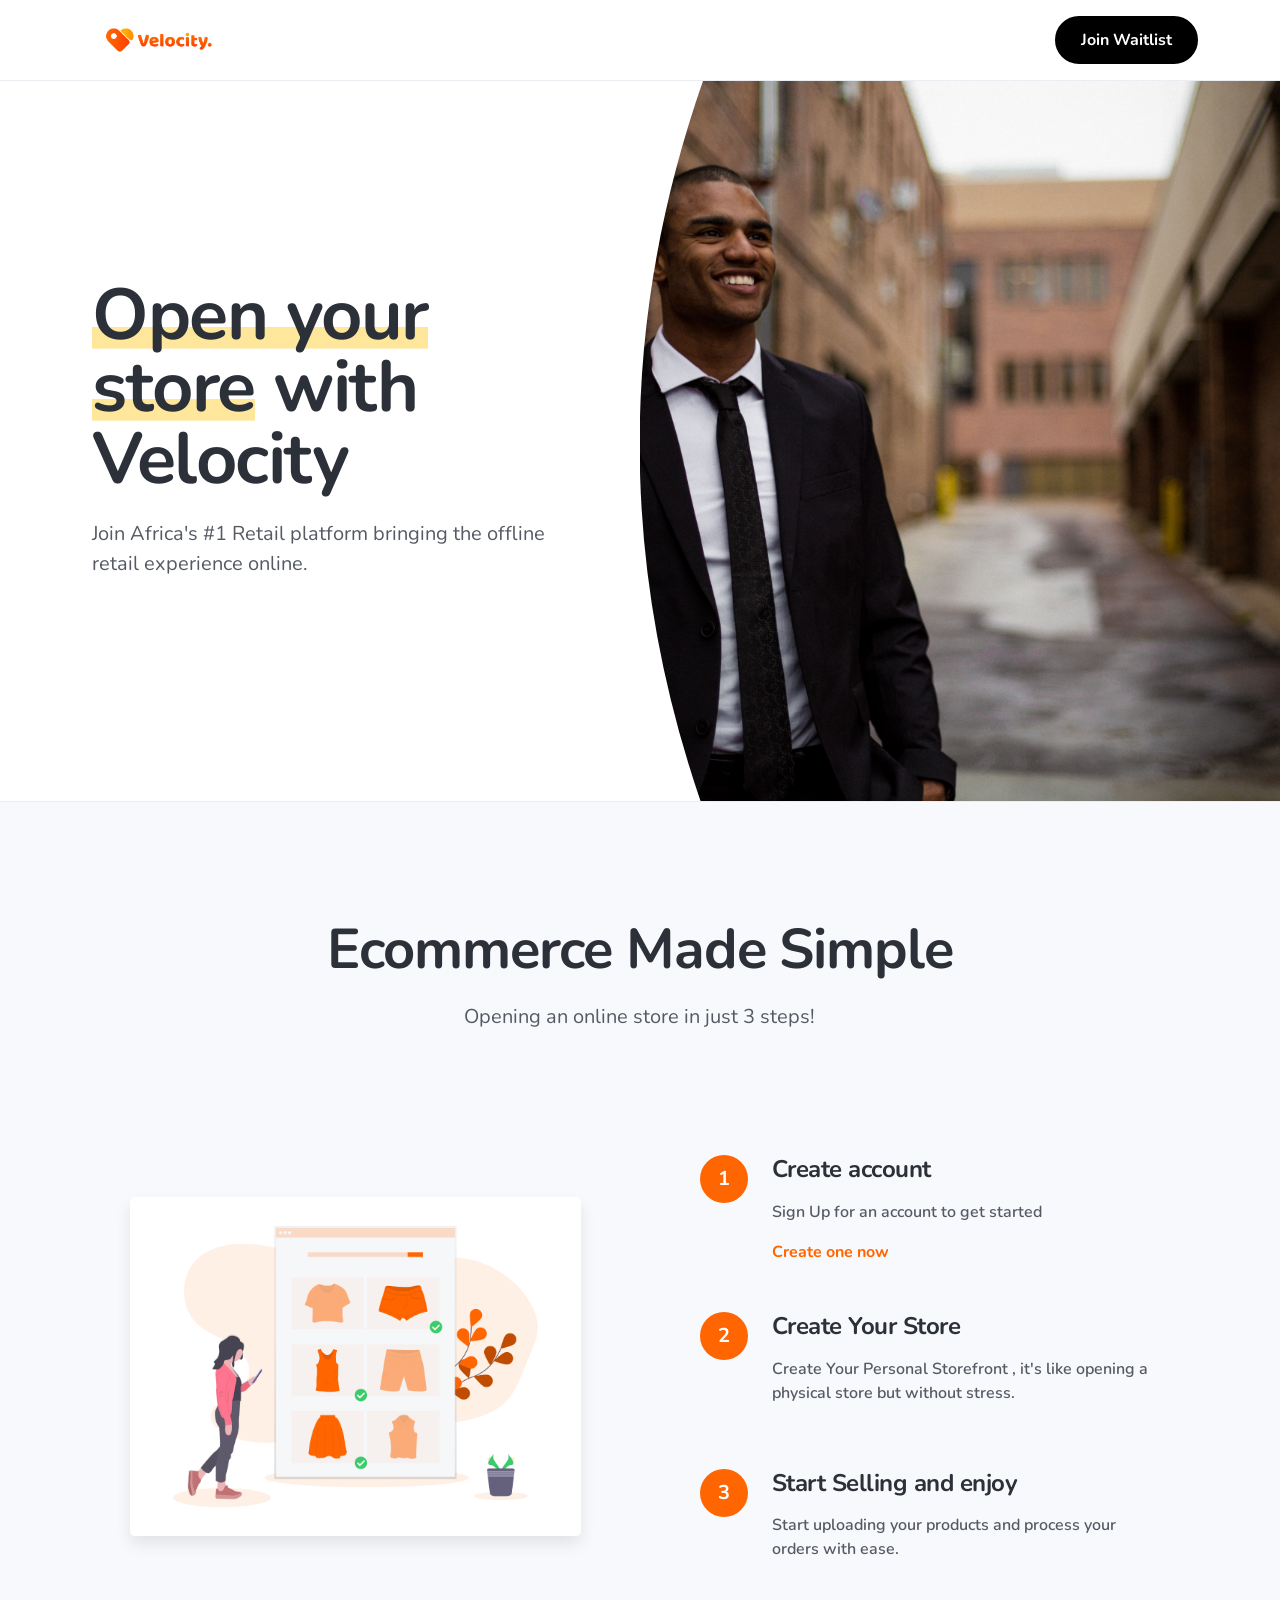
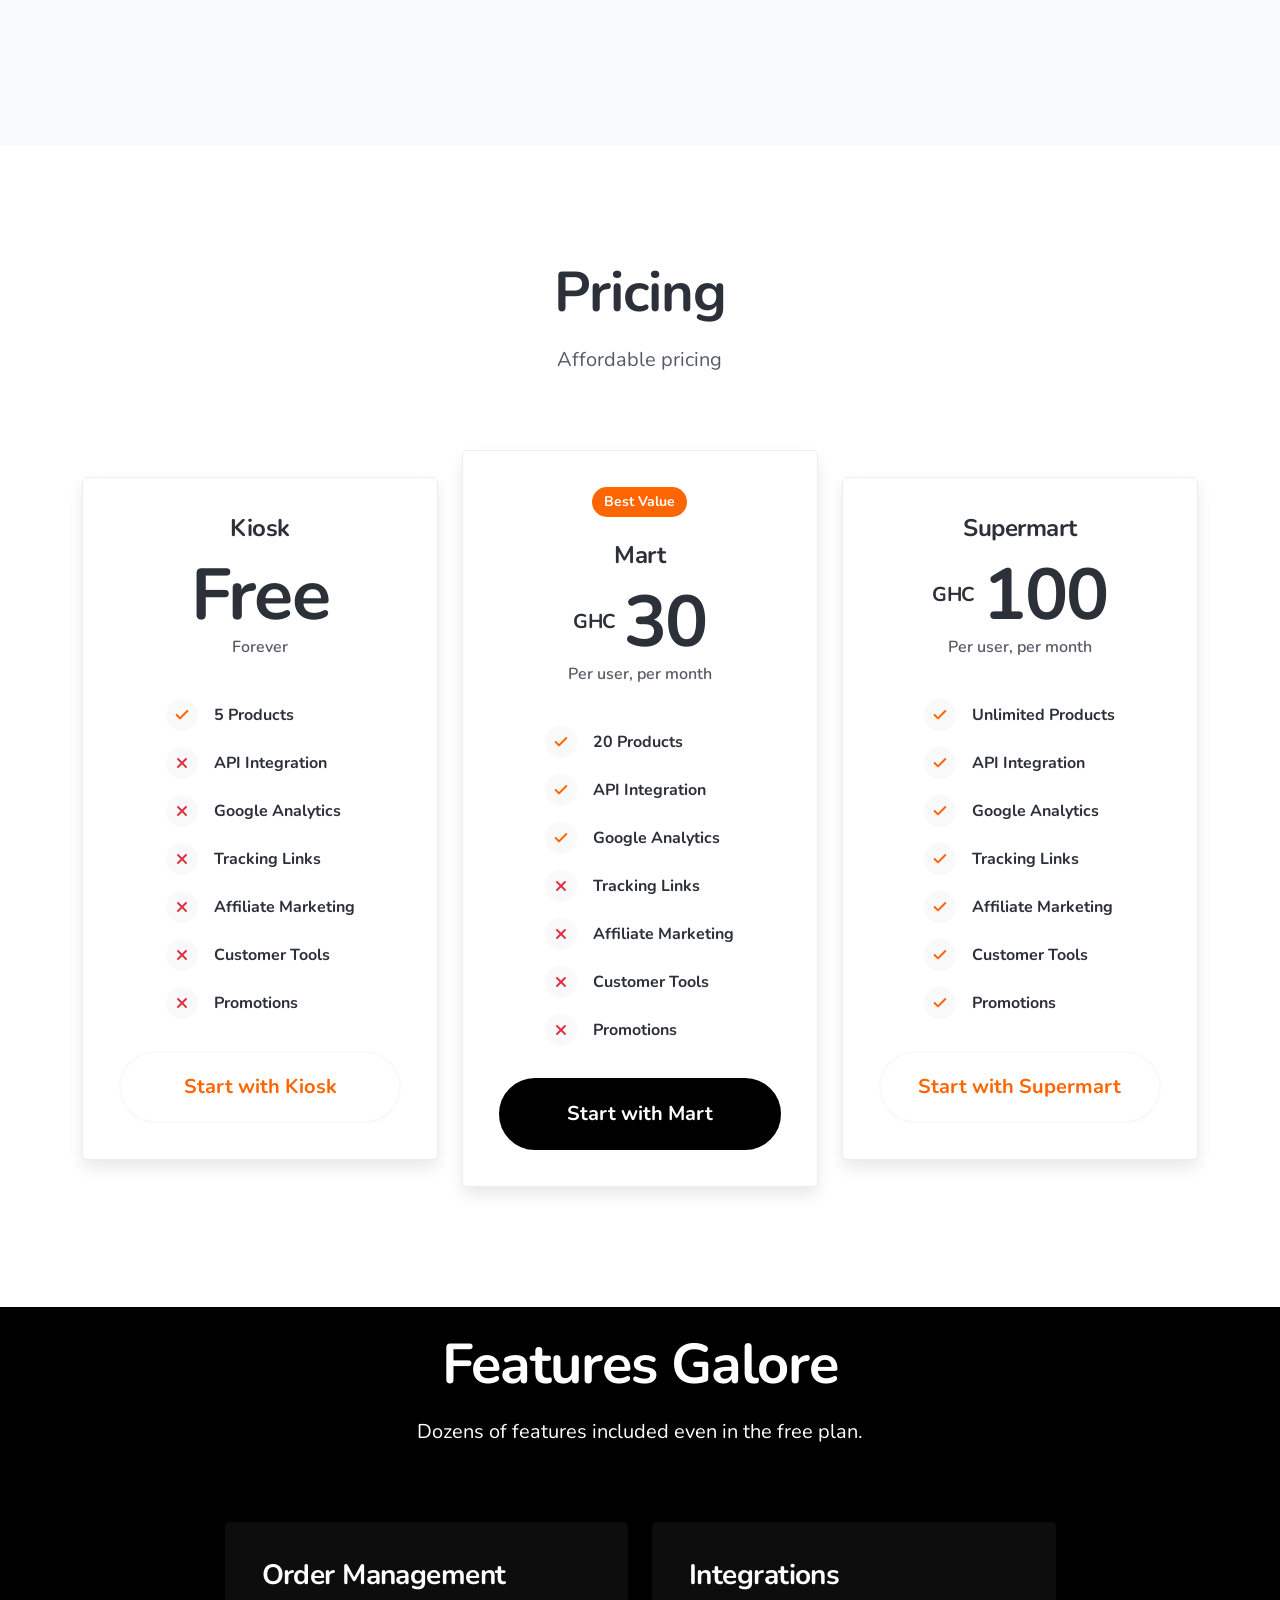
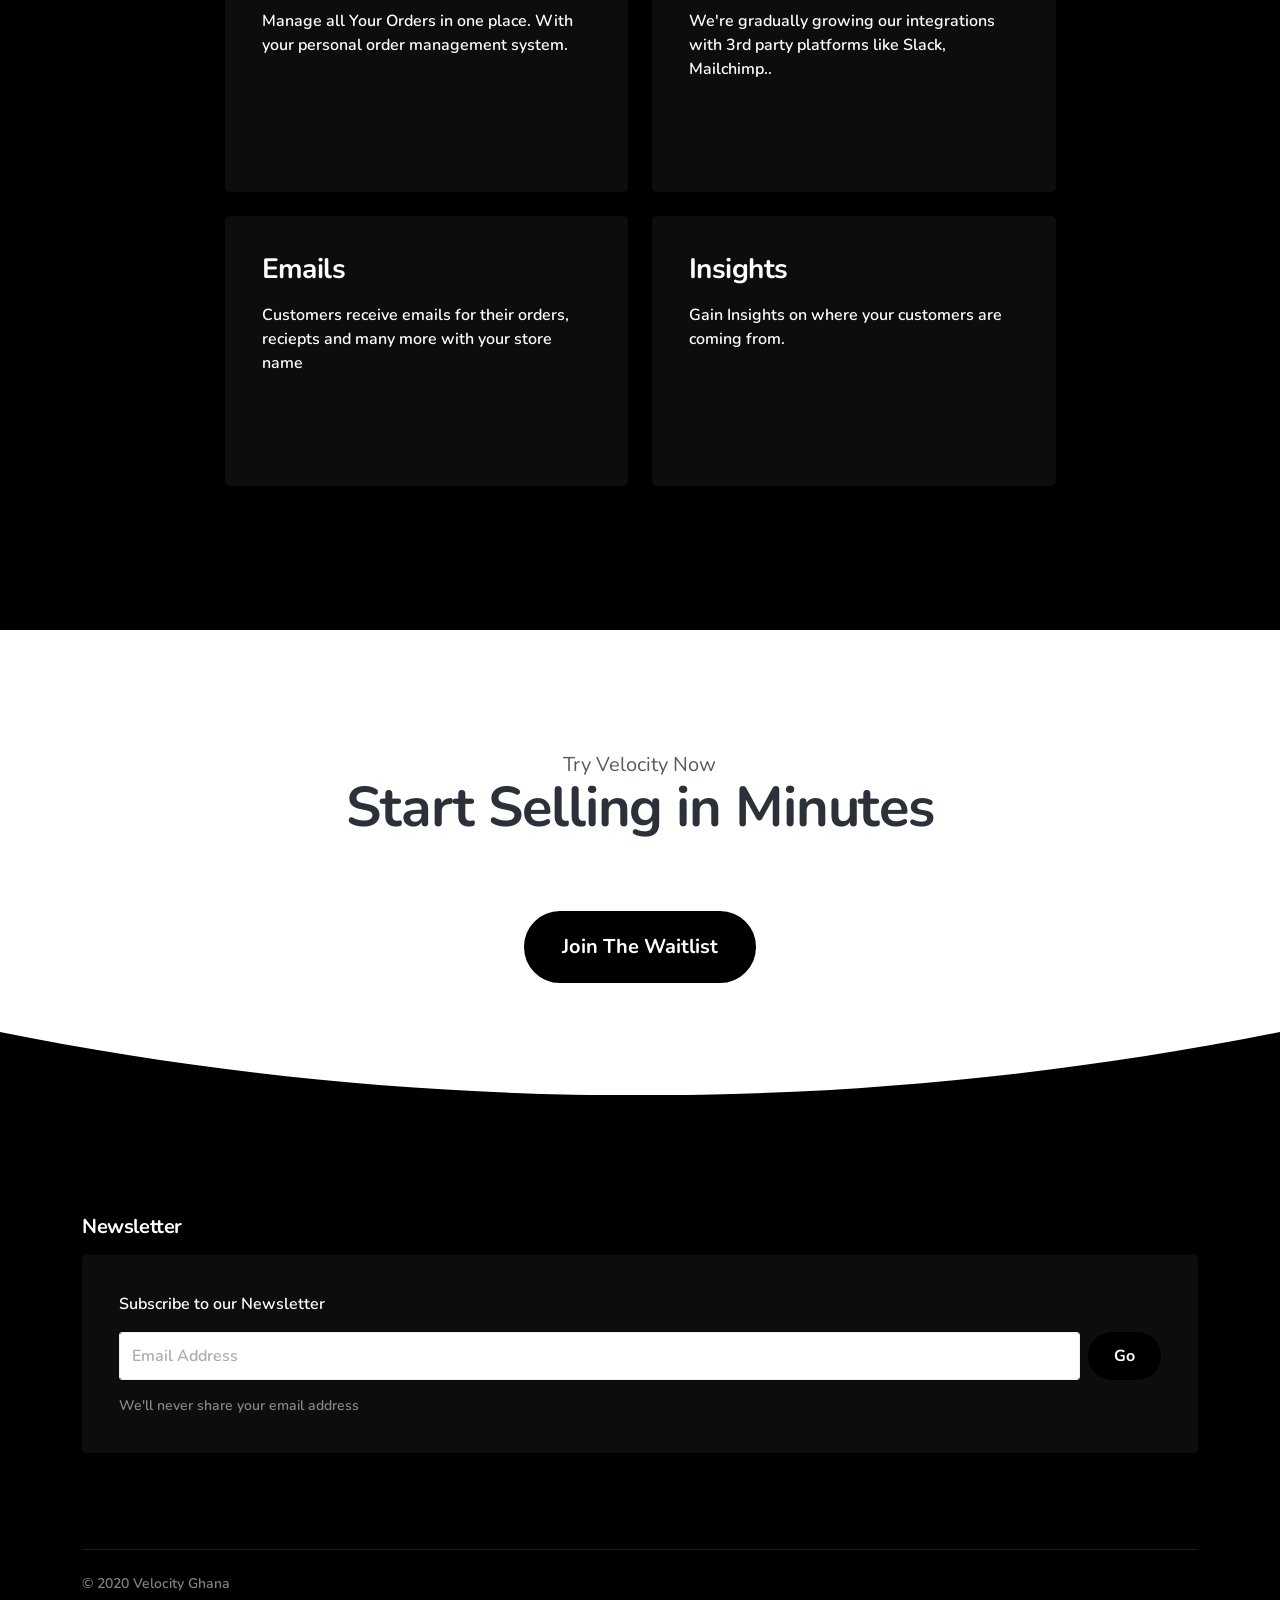
<file: old.html>
<!doctype html>
<html lang="en">

  <head>
    <meta charset="utf-8">
    <title>Velocity Ghana | Less Work , More Flow</title>
    <meta name="viewport" content="width=device-width, initial-scale=1.0">
    <meta http-equiv="Content-Type" content="text/html; charset=UTF-8">
    <meta content="width" name="MobileOptimized">
    <meta content="true" name="HandheldFriendly">
    <meta name="theme-color" content="#ff5500">
    <meta name="description" content="Velocity is Africa's #1 Retail Platform, trusted by Business. It takes 3 simple steps to get your business online.Get your Online business today without any technical and gain full control like you would in a physical store.">
    <meta name="keywords" content="Velocity is Africa's #1 Ecommerce Platform, trusted by Business. It takes 3 simple steps to get your business online.Get your Online business today without any technical and gain full control like you would in a physical store., Ecommerce">
    <meta name="author" content="Velocity">
    <meta http-equiv="content-language" content="english">
    <meta property="og:url" content="https://myvelocity.tech/">
    <meta property="og:description" content="Velocity is Africa's #1 Retail Platform, trusted by Business. It takes 3 simple steps to get your business online.Get your Online business today without any technical and gain full control like you would in a physical store.">
    <meta property="og:title" content="Velocity: #1 Ecommerce Platform. Less Work | More Flow">
    <meta property="og:site_name" content="Velocity">
    <meta property="og:see_also" content="https://myvelocity.tech/">
    <meta property="og:type" content="website">
    <meta name="google-site-verification" content="0lzJBRTN_D6ZVFY179pMBotaxMglgKDfrp2rO7EFi0M" />
    <script>
  !function(){var analytics=window.analytics=window.analytics||[];if(!analytics.initialize)if(analytics.invoked)window.console&&console.error&&console.error("Segment snippet included twice.");else{analytics.invoked=!0;analytics.methods=["trackSubmit","trackClick","trackLink","trackForm","pageview","identify","reset","group","track","ready","alias","debug","page","once","off","on"];analytics.factory=function(t){return function(){var e=Array.prototype.slice.call(arguments);e.unshift(t);analytics.push(e);return analytics}};for(var t=0;t<analytics.methods.length;t++){var e=analytics.methods[t];analytics[e]=analytics.factory(e)}analytics.load=function(t,e){var n=document.createElement("script");n.type="text/javascript";n.async=!0;n.src="https://cdn.segment.com/analytics.js/v1/"+t+"/analytics.min.js";var a=document.getElementsByTagName("script")[0];a.parentNode.insertBefore(n,a);analytics._loadOptions=e};analytics.SNIPPET_VERSION="4.1.0";
  analytics.load("Na5y8G8oFE01A8jS5wwLZo9bCTxtMPJv");
  analytics.page();
  }}();
</script>
    <link rel="shortcut icon" href="favicon.ico">
    <!-- Begin loading animation -->
    <style>
      @keyframes hideLoader{ 0%{ width: 100%; height: 100%; } 100%{ width: 0; height: 0; } } body > div.loader{ position: fixed; background: white; width: 100%; height: 100%; z-index: 1071; opacity: 0; transition: opacity .5s ease; overflow: hidden; pointer-events: none; display: flex; align-items: center; justify-content: center; } body:not(.loaded) > div.loader{ opacity: 1; } body:not(.loaded){ overflow: hidden; } body.loaded > div.loader{ animation: hideLoader .5s linear .5s forwards; } .loading-animation{width:40px;height:40px;margin:100px auto;background-color:#ff6500;border-radius:100%;animation:pulse 1s infinite ease-in-out}@keyframes pulse{0%{-webkit-transform:scale(0);transform:scale(0)}100%{-webkit-transform:scale(1);transform:scale(1);opacity:0}}
    </style>
    <script type="text/javascript">
      window.addEventListener("load",function(){document.querySelector('body').classList.add('loaded');});
    </script>
    <!-- End loading animation -->
    <link href="assets/css/theme.min.css" rel="stylesheet" type="text/css" media="all" />
    <link href="https://fonts.googleapis.com/css?family=Nunito:400,400i,600,700&display=swap" rel="stylesheet">
  </head>

  <body>
    <div class="loader">
      <div class="loading-animation"></div>
    </div>
    <!-- <div class="alert alert-dismissible d-none d-md-block bg-primary-3 text-white py-4 py-md-3 px-0 mb-0 rounded-0 border-0">
    <div class="container">
        <div class="row no-gutters align-items-md-center justify-content-center">
            <div class="col-lg-11 col-md d-flex flex-column flex-md-row align-items-md-center justify-content-lg-center">
                <div class="mb-3 mb-md-0"><strong>Intro Sale</strong> GHC10 per license for Jumpstart's launch. Act fast, ends soon.</div>
                <a class="btn btn-sm btn-success ml-md-3" target="_blank" href=https://themeforest.net/item/jumpstart-app-and-software-template/24207799>Redeem Offer</a>
            </div>
            <div class="col-auto position-absolute right">
                <button type="button" class="close p-0 position-relative" data-dismiss="alert" aria-label="Close">
                    <span aria-hidden="true">
                        <img src="assets/img/icons/interface/icon-x.svg" alt="Close" class="icon icon-sm bg-white" data-inject-svg>
                    </span>
                </button>
            </div>
        </div>
    </div>
</div> -->
    <div class="navbar-container">
      <nav class="navbar navbar-expand-lg navbar-light" data-sticky="top">
        <div class="container">
          <a class="navbar-brand navbar-brand-dynamic-color fade-page" href="index.html">
            <img alt="Jumpstart" data-inject-svg src="assets/img/logos/velonufull-03.svg">
          </a>
          <div class="d-flex align-items-center order-lg-3">
            <a href="https://themeforest.net/item/jumpstart-app-and-software-template/24207799" class="btn btn-primary ml-lg-4 mr-3 mr-md-4 mr-lg-0 d-none d-sm-block order-lg-3">Join Waitlist</a>
            <button aria-expanded="false" aria-label="Toggle navigation" class="navbar-toggler" data-target=".navbar-collapse" data-toggle="collapse" type="button">
              <img alt="Navbar Toggler Open Icon" class="navbar-toggler-open icon icon-sm" data-inject-svg src="assets/img/icons/interface/icon-menu.svg">
              <img alt="Navbar Toggler Close Icon" class="navbar-toggler-close icon icon-sm" data-inject-svg src="assets/img/icons/interface/icon-x.svg">
            </button>
          </div>
        </div>
      </nav>
    </div>

    <section class="p-0 border-top border-bottom row no-gutters">
      <div class="col-lg-7 col-xl-6">
        <div class="container min-vh-lg-80 d-flex align-items-center">
          <div class="row justify-content-center">
            <div class="col col-md-10 col-xl-9 text-center text-lg-left">
              <section>
                <div data-aos="fade-right">
                  <h1 class="display-3"><mark data-aos="highlight-text" data-aos-delay="200">Open your store</mark> with Velocity</h1>
                  <p class="lead">
                    Join Africa's #1 Retail platform bringing the offline retail experience online.
                  </p>
                </div>
              </section>
            </div>
          </div>
        </div>
      </div>
      <div class="col-lg-5 col-xl-6 d-lg-flex flex-lg-column">
        <div class="divider divider-side transform-flip-y bg-white d-none d-lg-block"></div>
        <div class="d-lg-flex flex-column flex-fill controls-hover" data-flickity='{ "imagesLoaded": true, "wrapAround":true, "pageDots":false, "autoPlay":true }'>
          <div class="carousel-cell text-center">
            <img class="img-fluid" src="assets/img/heros/hero-4.jpg" alt="Image">
          </div>
          <div class="carousel-cell text-center">
            <img class="img-fluid" src="assets/img/heros/hero-5.jpg" alt="Image">
          </div>
        </div>
      </div>
    </section>
    <section class="bg-light o-hidden">
      <div class="container">
        <div class="row section-title justify-content-center text-center">
          <div class="col-md-9 col-lg-8 col-xl-7">
            <h2 class="display-4">Ecommerce Made Simple</h2>
            <div class="lead">Opening an online store in just 3 steps!</div>
          </div>
        </div>
        <div class="row align-items-center justify-content-around">
          <div class="col-md-9 col-lg-5" data-aos="fade-in">
            <img src="assets/img/square-2.svg" alt="Image" class="img-fluid rounded shadow">
          </div>
          <div class="col-md-9 col-lg-6 col-xl-5 mt-4 mt-md-5 mt-lg-0">
            <ol class="list-unstyled p-0">
              <li class="d-flex align-items-start my-4 my-md-5">
                <div class="rounded-circle p-3 p-sm-4 d-flex align-items-center justify-content-center bg-success">
                  <div class="position-absolute text-white h5 mb-0">1</div>
                </div>
                <div class="ml-3 ml-md-4">
                  <h4>Create account</h4>
                  <p>
                    Sign Up for an account to get started
                  </p>
                  <a href="#">Create one now</a>
                </div>
              </li>
              <li class="d-flex align-items-start my-4 my-md-5">
                <div class="rounded-circle p-3 p-sm-4 d-flex align-items-center justify-content-center bg-success">
                  <div class="position-absolute text-white h5 mb-0">2</div>
                </div>
                <div class="ml-3 ml-md-4">
                  <h4>Create Your Store</h4>
                  <p>
                    Create Your Personal Storefront , it's like opening a physical store but without stress.
                  </p>
                </div>
              </li>
              <li class="d-flex align-items-start my-4 my-md-5">
                <div class="rounded-circle p-3 p-sm-4 d-flex align-items-center justify-content-center bg-success">
                  <div class="position-absolute text-white h5 mb-0">3</div>
                </div>
                <div class="ml-3 ml-md-4">
                  <h4>Start Selling and enjoy</h4>
                  <p>
                    Start uploading your products and process your orders with ease. 
                  </p>
                </div>
              </li>
            </ol>
          </div>
        </div>
      </div>
    </section>
    <section class="p-0 bg-light">
    </section>
    <!-- <section>
      <div class="container">
        <div class="row section-title justify-content-center text-center">
          <div class="col-md-9 col-lg-8 col-xl-7">
            <h3 class="display-4">They <mark data-aos="highlight-text" data-aos-delay="300">Jumpstarted</mark> it</h3>
            <div class="lead">Sed ut perspiciatis unde omnis iste natus error sit voluptatem accusantium doloremque laudantium, totam rem aperiam, eaque ipsa.</div>
          </div>
        </div>
        <div class="row">
          <div class="col-md-6 col-lg-4 mb-3 mb-md-4 mb-lg-0">
            <div class="card h-100 hover-box-shadow">
              <div class="d-block bg-gradient rounded-top position-relative">
                <img class="card-img-top hover-fade-out" src="assets/img/case-studies/thumb-2.jpg" alt="Image accompanying Circle testimonial">
                <div class="badge badge-light">
                  <img src="assets/img/logos/brand/asgardia.svg" alt="Asgardia company logo" class="icon icon-sm m-lg-1">
                </div>
              </div>
              <div class="card-body">
                <h3>Asgardia</h3>
                <p>
                  Samwell nisl purus in mollis. Varys eget velit aliquet sagittis consectetur purus ut.
                </p>
                <a href="#" class="stretched-link">Read Story</a>
              </div>
            </div>
          </div>
          <div class="col-md-6 col-lg-4 mb-3 mb-md-4 mb-lg-0">
            <div class="card h-100 hover-box-shadow">
              <div class="d-block bg-gradient rounded-top position-relative">
                <img class="card-img-top hover-fade-out" src="assets/img/case-studies/thumb-9.jpg" alt="Image accompanying Kanba testimonial">
                <div class="badge badge-light">
                  <img src="assets/img/logos/brand/kanba.svg" alt="Kanba company logo" class="icon icon-sm m-lg-1">
                </div>
              </div>
              <div class="card-body">
                <h3>Kanba</h3>
                <p>
                  Vel fringilla est ullamcorper eget. Eunuch pulvinar sapien et Loras ullamcorper Melisandre.
                </p>
                <a href="#" class="stretched-link">Read Story</a>
              </div>
            </div>
          </div>
          <div class="col-md-6 col-lg-4 mb-3 mb-md-4 mb-lg-0">
            <div class="card h-100 hover-box-shadow">
              <div class="d-block bg-gradient rounded-top position-relative">
                <img class="card-img-top hover-fade-out" src="assets/img/case-studies/thumb-5.jpg" alt="Image accompanying Treva testimonial">
                <div class="badge badge-light">
                  <img src="assets/img/logos/brand/treva.svg" alt="Treva company logo" class="icon icon-sm m-lg-1">
                </div>
              </div>
              <div class="card-body">
                <h3>Treva</h3>
                <p>
                  Consectetur libero imp faucibus nisl tincidunt. Sansa tellus mauris a diam maecenas sed.
                </p>
                <a href="#" class="stretched-link">Read Story</a>
              </div>
            </div>
          </div>
        </div>
      </div>
    </section> -->
    <section>
      <div class="container">
        <div class="row section-title justify-content-center text-center">
          <div class="col-md-9 col-lg-8 col-xl-7">
            <h2 class="display-4">Pricing</h2>
            <div class="lead">Affordable pricing </div>
          </div>  
        </div>

        <div class="row align-items-center justify-content-center">
          <div class="col-sm-9 col-md-7 col-lg-4 mb-3 mb-md-4 mb-lg-0 aos-init aos-animate" data-aos="fade-up" data-aos-delay="100">
            <div class="card card-body align-items-center shadow">

              <div class="text-center mb-4">
                <h4>Kiosk</h4>
                <div class="d-flex align-items-center justify-content-center mb-1">
                  <span class="display-3 mb-0 text-dark">Free</span>
                </div>
                <div>Forever</div>
              </div>
              <ul class="list-unstyled p-0">
                <li class="my-3">
                  <div class="d-flex align-items-center">
                    <div class="rounded-circle bg-success-alt">
                      <svg xmlns="http://www.w3.org/2000/svg" width="24" height="24" viewBox="0 0 24 24" fill="none" class="injected-svg m-2 icon icon-xs bg-success" data-src="assets/img/icons/interface/icon-check.svg" xmlns:xlink="http://www.w3.org/1999/xlink">
                        <path d="M20 6L9 17L4 12" stroke="#2C3038" stroke-width="2" stroke-linecap="round" stroke-linejoin="round"></path>
                        </svg>
                    </div>
                    <h6 class="mb-0 ml-3">5 Products</h6>
                  </div>
                </li>
                <li class="my-3">
                  <div class="d-flex align-items-center">
                    <div class="rounded-circle bg-success-alt">
                      <svg xmlns="http://www.w3.org/2000/svg" width="24" height="24" viewBox="0 0 24 24" fill="none" class="injected-svg m-2 icon icon-xs bg-danger" data-src="assets/img/icons/interface/icon-x.svg" xmlns:xlink="http://www.w3.org/1999/xlink">
                        <path d="M18 6L6 18" stroke="#2C3038" stroke-width="2" stroke-linecap="round" stroke-linejoin="round"></path>
                        <path d="M6 6L18 18" stroke="#2C3038" stroke-width="2" stroke-linecap="round" stroke-linejoin="round"></path>
                        </svg>
                    </div>
                    <h6 class="mb-0 ml-3">API Integration</h6>
                  </div>
                </li>  
                <li class="my-3">
                  <div class="d-flex align-items-center">
                    <div class="rounded-circle bg-success-alt">
                      <svg xmlns="http://www.w3.org/2000/svg" width="24" height="24" viewBox="0 0 24 24" fill="none" class="injected-svg m-2 icon icon-xs bg-danger" data-src="assets/img/icons/interface/icon-x.svg" xmlns:xlink="http://www.w3.org/1999/xlink">
                        <path d="M18 6L6 18" stroke="#2C3038" stroke-width="2" stroke-linecap="round" stroke-linejoin="round"></path>
                        <path d="M6 6L18 18" stroke="#2C3038" stroke-width="2" stroke-linecap="round" stroke-linejoin="round"></path>
                        </svg>
                    </div>
                    <h6 class="mb-0 ml-3">Google Analytics</h6>
                  </div>
                </li>    
                <li class="my-3">
                  <div class="d-flex align-items-center">
                    <div class="rounded-circle bg-success-alt">
                      <svg xmlns="http://www.w3.org/2000/svg" width="24" height="24" viewBox="0 0 24 24" fill="none" class="injected-svg m-2 icon icon-xs bg-danger" data-src="assets/img/icons/interface/icon-x.svg" xmlns:xlink="http://www.w3.org/1999/xlink">
                        <path d="M18 6L6 18" stroke="#2C3038" stroke-width="2" stroke-linecap="round" stroke-linejoin="round"></path>
                        <path d="M6 6L18 18" stroke="#2C3038" stroke-width="2" stroke-linecap="round" stroke-linejoin="round"></path>
                        </svg>
                    </div>
                    <h6 class="mb-0 ml-3">Tracking Links</h6>
                  </div>
                </li>
                <li class="my-3">
                  <div class="d-flex align-items-center">
                    <div class="rounded-circle bg-success-alt">
                      <svg xmlns="http://www.w3.org/2000/svg" width="24" height="24" viewBox="0 0 24 24" fill="none" class="injected-svg m-2 icon icon-xs bg-danger" data-src="assets/img/icons/interface/icon-x.svg" xmlns:xlink="http://www.w3.org/1999/xlink">
                        <path d="M18 6L6 18" stroke="#2C3038" stroke-width="2" stroke-linecap="round" stroke-linejoin="round"></path>
                        <path d="M6 6L18 18" stroke="#2C3038" stroke-width="2" stroke-linecap="round" stroke-linejoin="round"></path>
                        </svg>
                    </div>
                    <h6 class="mb-0 ml-3">Affiliate Marketing</h6>
                  </div>
                </li>
                <li class="my-3">
                  <div class="d-flex align-items-center">
                    <div class="rounded-circle bg-success-alt">
                      <svg xmlns="http://www.w3.org/2000/svg" width="24" height="24" viewBox="0 0 24 24" fill="none" class="injected-svg m-2 icon icon-xs bg-danger" data-src="assets/img/icons/interface/icon-x.svg" xmlns:xlink="http://www.w3.org/1999/xlink">
                        <path d="M18 6L6 18" stroke="#2C3038" stroke-width="2" stroke-linecap="round" stroke-linejoin="round"></path>
                        <path d="M6 6L18 18" stroke="#2C3038" stroke-width="2" stroke-linecap="round" stroke-linejoin="round"></path>
                        </svg>
                    </div>
                    <h6 class="mb-0 ml-3">Customer Tools</h6>
                  </div>
                </li> 
                <li class="my-3">
                  <div class="d-flex align-items-center">
                    <div class="rounded-circle bg-success-alt">
                      <svg xmlns="http://www.w3.org/2000/svg" width="24" height="24" viewBox="0 0 24 24" fill="none" class="injected-svg m-2 icon icon-xs bg-danger" data-src="assets/img/icons/interface/icon-x.svg" xmlns:xlink="http://www.w3.org/1999/xlink">
                        <path d="M18 6L6 18" stroke="#2C3038" stroke-width="2" stroke-linecap="round" stroke-linejoin="round"></path>
                        <path d="M6 6L18 18" stroke="#2C3038" stroke-width="2" stroke-linecap="round" stroke-linejoin="round"></path>
                        </svg>
                    </div>
                    <h6 class="mb-0 ml-3">Promotions</h6>
                  </div>
                </li>                                            
              </ul>
              <a href="#" class="btn btn-lg btn-block btn-outline-primary">Start with Kiosk</a>
            </div>
          </div>
          <div class="col-sm-9 col-md-7 col-lg-4 mb-3 mb-md-4 mb-lg-0 aos-init aos-animate" data-aos="fade-up" data-aos-delay="200">
            <div class="card card-body align-items-center shadow">
              <div class="badge badge-success badge-pill mb-4">Best Value</div>
              <div class="text-center mb-4">
                <h4>Mart</h4>
                <div class="d-flex align-items-center justify-content-center mb-1">
                  <span class="h5 mb-0 mr-2">GHC</span>
                  <span class="display-3 mb-0 text-dark">30</span>
                </div>
                <div>Per user, per month</div>
              </div>
              <ul class="list-unstyled p-0">
                <li class="my-3">
                  <div class="d-flex align-items-center">
                    <div class="rounded-circle bg-success-alt">
                      <svg xmlns="http://www.w3.org/2000/svg" width="24" height="24" viewBox="0 0 24 24" fill="none" class="injected-svg m-2 icon icon-xs bg-success" data-src="assets/img/icons/interface/icon-check.svg" xmlns:xlink="http://www.w3.org/1999/xlink">
                        <path d="M20 6L9 17L4 12" stroke="#2C3038" stroke-width="2" stroke-linecap="round" stroke-linejoin="round"></path>
                        </svg>
                    </div>
                    <h6 class="mb-0 ml-3">20 Products</h6>
                  </div>
                </li>
                <li class="my-3">
                  <div class="d-flex align-items-center">
                    <div class="rounded-circle bg-success-alt">
                      <svg xmlns="http://www.w3.org/2000/svg" width="24" height="24" viewBox="0 0 24 24" fill="none" class="injected-svg m-2 icon icon-xs bg-success" data-src="assets/img/icons/interface/icon-check.svg" xmlns:xlink="http://www.w3.org/1999/xlink">
                        <path d="M20 6L9 17L4 12" stroke="#2C3038" stroke-width="2" stroke-linecap="round" stroke-linejoin="round"></path>
                        </svg>
                    </div>
                    <h6 class="mb-0 ml-3">API Integration</h6>
                  </div>
                </li>  
                <li class="my-3">
                  <div class="d-flex align-items-center">
                    <div class="rounded-circle bg-success-alt">
                      <svg xmlns="http://www.w3.org/2000/svg" width="24" height="24" viewBox="0 0 24 24" fill="none" class="injected-svg m-2 icon icon-xs bg-success" data-src="assets/img/icons/interface/icon-check.svg" xmlns:xlink="http://www.w3.org/1999/xlink">
                        <path d="M20 6L9 17L4 12" stroke="#2C3038" stroke-width="2" stroke-linecap="round" stroke-linejoin="round"></path>
                        </svg>
                    </div>
                    <h6 class="mb-0 ml-3">Google Analytics</h6>
                  </div>
                </li> 
                <li class="my-3">
                  <div class="d-flex align-items-center">
                    <div class="rounded-circle bg-success-alt">
                      <svg xmlns="http://www.w3.org/2000/svg" width="24" height="24" viewBox="0 0 24 24" fill="none" class="injected-svg m-2 icon icon-xs bg-danger" data-src="assets/img/icons/interface/icon-x.svg" xmlns:xlink="http://www.w3.org/1999/xlink">
                        <path d="M18 6L6 18" stroke="#2C3038" stroke-width="2" stroke-linecap="round" stroke-linejoin="round"></path>
                        <path d="M6 6L18 18" stroke="#2C3038" stroke-width="2" stroke-linecap="round" stroke-linejoin="round"></path>
                        </svg>
                    </div>
                    <h6 class="mb-0 ml-3">Tracking Links</h6>
                  </div>
                </li>
                <li class="my-3">
                  <div class="d-flex align-items-center">
                    <div class="rounded-circle bg-success-alt">
                      <svg xmlns="http://www.w3.org/2000/svg" width="24" height="24" viewBox="0 0 24 24" fill="none" class="injected-svg m-2 icon icon-xs bg-danger" data-src="assets/img/icons/interface/icon-x.svg" xmlns:xlink="http://www.w3.org/1999/xlink">
                        <path d="M18 6L6 18" stroke="#2C3038" stroke-width="2" stroke-linecap="round" stroke-linejoin="round"></path>
                        <path d="M6 6L18 18" stroke="#2C3038" stroke-width="2" stroke-linecap="round" stroke-linejoin="round"></path>
                        </svg>
                    </div>
                    <h6 class="mb-0 ml-3">Affiliate Marketing</h6>
                  </div>
                </li>
                <li class="my-3">
                  <div class="d-flex align-items-center">
                    <div class="rounded-circle bg-success-alt">
                      <svg xmlns="http://www.w3.org/2000/svg" width="24" height="24" viewBox="0 0 24 24" fill="none" class="injected-svg m-2 icon icon-xs bg-danger" data-src="assets/img/icons/interface/icon-x.svg" xmlns:xlink="http://www.w3.org/1999/xlink">
                        <path d="M18 6L6 18" stroke="#2C3038" stroke-width="2" stroke-linecap="round" stroke-linejoin="round"></path>
                        <path d="M6 6L18 18" stroke="#2C3038" stroke-width="2" stroke-linecap="round" stroke-linejoin="round"></path>
                        </svg>
                    </div>
                    <h6 class="mb-0 ml-3">Customer Tools</h6>
                  </div>
                </li> 
                <li class="my-3">
                  <div class="d-flex align-items-center">
                    <div class="rounded-circle bg-success-alt">
                      <svg xmlns="http://www.w3.org/2000/svg" width="24" height="24" viewBox="0 0 24 24" fill="none" class="injected-svg m-2 icon icon-xs bg-danger" data-src="assets/img/icons/interface/icon-x.svg" xmlns:xlink="http://www.w3.org/1999/xlink">
                        <path d="M18 6L6 18" stroke="#2C3038" stroke-width="2" stroke-linecap="round" stroke-linejoin="round"></path>
                        <path d="M6 6L18 18" stroke="#2C3038" stroke-width="2" stroke-linecap="round" stroke-linejoin="round"></path>
                        </svg>
                    </div>
                    <h6 class="mb-0 ml-3">Promotions</h6>
                  </div>
                </li>                                                    
              </ul>
              <a href="#" class="btn btn-lg btn-block btn-primary">Start with Mart</a>
            </div>
          </div>
          <div class="col-sm-9 col-md-7 col-lg-4 mb-3 mb-md-4 mb-lg-0 aos-init aos-animate" data-aos="fade-up" data-aos-delay="300">
            <div class="card card-body align-items-center shadow">

              <div class="text-center mb-4">
                <h4>Supermart</h4>
                <div class="d-flex align-items-center justify-content-center mb-1">
                  <span class="h5 mb-0 mr-2">GHC</span>
                  <span class="display-3 mb-0 text-dark">100</span>
                </div>
                <div>Per user, per month</div>
              </div>
              <ul class="list-unstyled p-0">
                <li class="my-3">
                  <div class="d-flex align-items-center">
                    <div class="rounded-circle bg-success-alt">
                      <svg xmlns="http://www.w3.org/2000/svg" width="24" height="24" viewBox="0 0 24 24" fill="none" class="injected-svg m-2 icon icon-xs bg-success" data-src="assets/img/icons/interface/icon-check.svg" xmlns:xlink="http://www.w3.org/1999/xlink">
                        <path d="M20 6L9 17L4 12" stroke="#2C3038" stroke-width="2" stroke-linecap="round" stroke-linejoin="round"></path>
                        </svg>
                    </div>
                    <h6 class="mb-0 ml-3">Unlimited Products</h6>
                  </div>
                </li>  
                <li class="my-3">
                  <div class="d-flex align-items-center">
                    <div class="rounded-circle bg-success-alt">
                      <svg xmlns="http://www.w3.org/2000/svg" width="24" height="24" viewBox="0 0 24 24" fill="none" class="injected-svg m-2 icon icon-xs bg-success" data-src="assets/img/icons/interface/icon-check.svg" xmlns:xlink="http://www.w3.org/1999/xlink">
                        <path d="M20 6L9 17L4 12" stroke="#2C3038" stroke-width="2" stroke-linecap="round" stroke-linejoin="round"></path>
                        </svg>
                    </div>
                    <h6 class="mb-0 ml-3">API Integration</h6>
                  </div>
                </li> 
                <li class="my-3">
                  <div class="d-flex align-items-center">
                    <div class="rounded-circle bg-success-alt">
                      <svg xmlns="http://www.w3.org/2000/svg" width="24" height="24" viewBox="0 0 24 24" fill="none" class="injected-svg m-2 icon icon-xs bg-success" data-src="assets/img/icons/interface/icon-check.svg" xmlns:xlink="http://www.w3.org/1999/xlink">
                        <path d="M20 6L9 17L4 12" stroke="#2C3038" stroke-width="2" stroke-linecap="round" stroke-linejoin="round"></path>
                        </svg>
                    </div>
                    <h6 class="mb-0 ml-3">Google Analytics</h6>
                  </div>
                </li> 
                <li class="my-3">
                  <div class="d-flex align-items-center">
                    <div class="rounded-circle bg-success-alt">
                      <svg xmlns="http://www.w3.org/2000/svg" width="24" height="24" viewBox="0 0 24 24" fill="none" class="injected-svg m-2 icon icon-xs bg-success" data-src="assets/img/icons/interface/icon-check.svg" xmlns:xlink="http://www.w3.org/1999/xlink">
                        <path d="M20 6L9 17L4 12" stroke="#2C3038" stroke-width="2" stroke-linecap="round" stroke-linejoin="round"></path>
                        </svg>
                    </div>
                    <h6 class="mb-0 ml-3">Tracking Links</h6>
                  </div>
                </li>
                <li class="my-3">
                  <div class="d-flex align-items-center">
                    <div class="rounded-circle bg-success-alt">
                      <svg xmlns="http://www.w3.org/2000/svg" width="24" height="24" viewBox="0 0 24 24" fill="none" class="injected-svg m-2 icon icon-xs bg-success" data-src="assets/img/icons/interface/icon-check.svg" xmlns:xlink="http://www.w3.org/1999/xlink">
                        <path d="M20 6L9 17L4 12" stroke="#2C3038" stroke-width="2" stroke-linecap="round" stroke-linejoin="round"></path>
                        </svg>
                    </div>
                    <h6 class="mb-0 ml-3">Affiliate Marketing</h6>
                  </div>
                </li>
                <li class="my-3">
                  <div class="d-flex align-items-center">
                    <div class="rounded-circle bg-success-alt">
                      <svg xmlns="http://www.w3.org/2000/svg" width="24" height="24" viewBox="0 0 24 24" fill="none" class="injected-svg m-2 icon icon-xs bg-success" data-src="assets/img/icons/interface/icon-check.svg" xmlns:xlink="http://www.w3.org/1999/xlink">
                        <path d="M20 6L9 17L4 12" stroke="#2C3038" stroke-width="2" stroke-linecap="round" stroke-linejoin="round"></path>
                        </svg>
                    </div>
                    <h6 class="mb-0 ml-3">Customer Tools</h6>
                  </div>
                </li> 
                <li class="my-3">
                  <div class="d-flex align-items-center">
                    <div class="rounded-circle bg-success-alt">
                      <svg xmlns="http://www.w3.org/2000/svg" width="24" height="24" viewBox="0 0 24 24" fill="none" class="injected-svg m-2 icon icon-xs bg-success" data-src="assets/img/icons/interface/icon-check.svg" xmlns:xlink="http://www.w3.org/1999/xlink">
                        <path d="M20 6L9 17L4 12" stroke="#2C3038" stroke-width="2" stroke-linecap="round" stroke-linejoin="round"></path>
                        </svg>
                    </div>
                    <h6 class="mb-0 ml-3">Promotions</h6>
                  </div>
                </li>                                                                                                                
              </ul>
              <a href="#" class="btn btn-lg btn-block btn-outline-primary">Start with Supermart</a>
            </div>
          </div>
        </div>
      </div>
    </section>
    
    <section class="bg-primary-3 pt-0 text-white">
      <div class="container">
        <div class="row section-title justify-content-center text-center">
          <div class="col-md-9 col-lg-8 col-xl-7">
            <h3 class="display-4" style="margin-top:30px;">Features Galore</h3>
            <div class="lead">Dozens of features included even in the free plan.</div>
          </div>
        </div>
        <div class="row justify-content-center">
          <div class="col-xl-9 col-lg-10">
            <div class="row justify-content-center">
              <div class="col-md-6 mb-3 mb-md-4" data-aos="fade-up" data-aos-delay="10">
                <div class="card card-body bg-white min-vh-md-30 hover-box-shadow">
                  <div class="flex-fill">
                    <h4 class="h3">Order Management</h4>
                    <p>Manage all Your Orders in one place. With your personal order management system.</p>
                  </div>
                  <!-- <a href="#" class="stretched-link">Learn More</a> -->
                </div>
              </div>
              <div class="col-md-6 mb-3 mb-md-4" data-aos="fade-up" data-aos-delay="20">
                <div class="card card-body bg-white min-vh-md-30 hover-box-shadow">
                  <div class="flex-fill">
                    <h4 class="h3">Integrations</h4>
                    <p>We're gradually growing our integrations with 3rd party platforms like Slack, Mailchimp..</p>
                  </div>
                  <!-- <a href="#" class="stretched-link">Learn More</a> -->
                </div>
              </div>
              <div class="col-md-6 mb-3 mb-md-4" data-aos="fade-up" data-aos-delay="30">
                <div class="card card-body bg-white min-vh-md-30 hover-box-shadow">
                  <div class="flex-fill">
                    <h4 class="h3">Emails</h4>
                    <p>Customers receive emails for their orders, reciepts and many more with your store name</p>
                  </div>
                  <!-- <a href="#" class="stretched-link">Learn More</a> -->
                </div>
              </div>
              <div class="col-md-6 mb-3 mb-md-4" data-aos="fade-up" data-aos-delay="40">
                <div class="card card-body bg-white min-vh-md-30 hover-box-shadow">
                  <div class="flex-fill">
                    <h4 class="h3">Insights</h4>
                    <p>Gain Insights on where your customers are coming from.</p>
                  </div>
                  <!-- <a href="#" class="stretched-link">Learn More</a> -->
                </div>
              </div>
            </div>
          </div>
        </div>
      </div>
    </section>
    <!-- <section class="bg-primary text-white">
      <div class="container">
        <div class="row section-title justify-content-center text-center">
          <div class="col-md-9 col-lg-8 col-xl-7">
            <h3 class="display-4">Customers are lovin’ it</h3>
            <div class="lead">Sed ut perspiciatis unde omnis iste natus error sit voluptatem accusantium doloremque laudantium, totam rem aperiam, eaque ipsa.</div>
          </div>
        </div>
        <div class="row justify-content-center">
          <div class="col d-flex flex-wrap justify-content-center">
            <div class="m-2">
              <div class="media rounded align-items-center pl-3 pr-3 pr-md-4 py-2 shadow-sm bg-white">
                <img src="assets/img/avatars/male-3.jpg" alt="Brandon Pliskin avatar image" class="avatar avatar-sm flex-shrink-0 mr-3">
                <div class="text-dark mb-0">&ldquo;Porting in to
                  <mark>velocity is a breeze.</mark>&rdquo;</div>
              </div>
            </div>
            <div class="m-2">
              <div class="media rounded align-items-center pl-3 pr-3 pr-md-4 py-2 shadow-sm bg-white">
                <img src="assets/img/avatars/female-4.jpg" alt="Ashley Mance avatar image" class="avatar avatar-sm flex-shrink-0 mr-3">
                <div class="text-dark mb-0">&ldquo;Jumpstart is a dream come true.&rdquo;</div>
              </div>
            </div>
            <div class="m-2">
              <div class="media rounded align-items-center pl-3 pr-3 pr-md-4 py-2 shadow-sm bg-white">
                <img src="assets/img/avatars/male-4.jpg" alt="Mike Vandels avatar image" class="avatar avatar-sm flex-shrink-0 mr-3">
                <div class="text-dark mb-0">&ldquo;This company always turns out quality.&rdquo;</div>
              </div>
            </div>
            <div class="m-2">
              <div class="media rounded align-items-center pl-3 pr-3 pr-md-4 py-2 shadow-sm bg-white">
                <img src="assets/img/avatars/male-5.jpg" alt="Deiter Bohn avatar image" class="avatar avatar-sm flex-shrink-0 mr-3">
                <div class="text-dark mb-0">&ldquo;Jumpstart is, well...
                  <mark>It's pretty great.</mark>&rdquo;</div>
              </div>
            </div>
            <div class="m-2">
              <div class="media rounded align-items-center pl-3 pr-3 pr-md-4 py-2 shadow-sm bg-white">
                <img src="assets/img/avatars/female-5.jpg" alt="Shelley Canning avatar image" class="avatar avatar-sm flex-shrink-0 mr-3">
                <div class="text-dark mb-0">&ldquo;Put your money into this company now.&rdquo;</div>
              </div>
            </div>
          </div>
        </div>
      </div>
    </section> -->
    <section class="pb-0">
      <div class="container">
        <div class="row section-title justify-content-center text-center">
          <div class="col-md-9 col-lg-8 col-xl-7">
              <div class="lead">Try Velocity Now</div>
            <h3 class="display-4">Start Selling in Minutes</h3>
          </div>
        </div>
        <div class="row justify-content-center text-center mt-md-n4">
          <div class="col-auto">
            <a href="" class="btn btn-primary btn-lg">Join The Waitlist</a>
          </div>
        </div>
      </div>
      <div class="divider divider-bottom bg-primary-3 mt-5"></div>
    </section>

    <footer class="bg-primary-3 text-white links-white pb-4 footer-1">
      <div class="container">
        <div class="row">
          <!-- <div class="col-xl-auto mr-xl-5 col-md-3 mb-4 mb-md-0">
            <h5>Demos</h5>
            <ul class="nav flex-row flex-md-column">
              <li class="nav-item mr-3 mr-md-0">
                <a href="landing-1.html" class="nav-link fade-page px-0 py-2">Landing 1</a>
              </li>
              <li class="nav-item mr-3 mr-md-0">
                <a href="landing-2.html" class="nav-link fade-page px-0 py-2">Landing 2</a>
              </li>
              <li class="nav-item mr-3 mr-md-0">
                <a href="landing-3.html" class="nav-link fade-page px-0 py-2">Landing 3</a>
              </li>
              <li class="nav-item mr-3 mr-md-0">
                <a href="landing-4.html" class="nav-link fade-page px-0 py-2">Landing 4</a>
              </li>
              <li class="nav-item mr-3 mr-md-0">
                <a href="landing-5.html" class="nav-link fade-page px-0 py-2">Landing 5</a>
              </li>
              <li class="nav-item mr-3 mr-md-0">
                <a href="landing-6.html" class="nav-link fade-page px-0 py-2">Landing 6</a>
              </li>
            </ul>
          </div> -->
          <!-- <div class="col-xl-auto mr-xl-5 col-md-3">
            <h5>Pages</h5>
            <ul class="nav flex-row flex-md-column">
              <li class="nav-item mr-3 mr-md-0">
                <a href="company-about-1.html" class="nav-link fade-page px-0 py-2">Company</a>
              </li>
              <li class="nav-item mr-3 mr-md-0">
                <a href="blog-listing-1.html" class="nav-link fade-page px-0 py-2">Blog</a>
              </li>
              <li class="nav-item mr-3 mr-md-0">
                <a href="help-center-home.html" class="nav-link fade-page px-0 py-2">Help Center</a>
              </li>
              <li class="nav-item mr-3 mr-md-0">
                <a href="careers-1.html" class="nav-link fade-page px-0 py-2">Careers</a>
              </li>
              <li class="nav-item mr-3 mr-md-0">
                <a href="case-studies.html" class="nav-link fade-page px-0 py-2">Case Studies</a>
              </li>
              <li class="nav-item mr-3 mr-md-0">
                <a href="pricing-plans.html" class="nav-link fade-page px-0 py-2">Pricing</a>
              </li>
            </ul>
          </div> -->
          <div class="col-lg mt-2 mt-md-5 mt-lg-0 order-lg-3 order-xl-4">
            <h5>Newsletter</h5>
            <div class="card card-body bg-white">
              <p>Subscribe to our Newsletter</p>
              <form data-form-email novalidate action="https://mailform.mediumra.re/jumpstart/mailchimp.php">
                <div class="d-flex flex-column flex-sm-row form-group">
                  <input class="form-control mr-sm-2 mb-2 mb-sm-0 w-auto flex-grow-1" name="email" placeholder="Email Address" type="email" required>
                  <button type="submit" class="btn btn-primary btn-loading" data-loading-text="Sending">
                    <!-- Icon for loading animation -->
                    <svg class="icon bg-white" width="24px" height="24px" viewBox="0 0 24 24" version="1.1" xmlns="http://www.w3.org/2000/svg" xmlns:xlink="http://www.w3.org/1999/xlink">
                      <title>Icon For Loading</title>
                      <g stroke="none" stroke-width="1" fill="none" fill-rule="evenodd">
                        <g>
                          <polygon points="0 0 24 0 24 24 0 24" opacity="0"></polygon>
                        </g>
                        <path d="M12,4 L12,6 C8.6862915,6 6,8.6862915 6,12 C6,15.3137085 8.6862915,18 12,18 C15.3137085,18 18,15.3137085 18,12 C18,10.9603196 17.7360885,9.96126435 17.2402578,9.07513926 L18.9856052,8.09853149 C19.6473536,9.28117708 20,10.6161442 20,12 C20,16.418278 16.418278,20 12,20 C7.581722,20 4,16.418278 4,12 C4,7.581722 7.581722,4 12,4 Z"
                        fill="#000000" fill-rule="nonzero" transform="translate(12.000000, 12.000000) scale(-1, 1) translate(-12.000000, -12.000000) "></path>
                      </g>
                    </svg>
                    <span>Go</span>
                  </button>
                </div>
                <div data-recaptcha data-sitekey="6Lemz4gUAAAAAElq4ZHFBzI7j8QUiYMn9I0mzQWG" data-size="invisible" data-badge="bottomleft"></div>
                <div class="d-none alert alert-success w-100" role="alert" data-success-message>
                  Thanks, a member of our team will be in touch shortly.
                </div>
                <div class="d-none alert alert-danger w-100" role="alert" data-error-message>
                  Please fill all fields correctly.
                </div>
                <div class="text-small text-muted">We'll never share your email address</div>
              </form>
            </div>
          </div>
        </div>
        <div class="row">
          <div class="col">
            <hr>
          </div>
        </div>
        <div class="row flex-column flex-lg-row align-items-center justify-content-center justify-content-lg-between text-center text-lg-left">
          <div class="col-auto">
            <div class="d-flex flex-column flex-sm-row align-items-center text-small">
              <div class="text-muted">&copy; 2020 Velocity Ghana
                 <!-- <a href="https://www.google.com/policies/privacy/" target="_blank">Privacy Policy</a> and <a href="https://policies.google.com/terms" target="_blank">Terms of Service</a> -->
              </div>
            </div>
          </div>
          <!-- <div class="col-auto mt-3 mt-lg-0">
            <ul class="list-unstyled d-flex mb-0">
              <li class="mx-3">
                <a href="#" class="hover-fade-out">
                  <img src="assets/img/icons/social/dribbble.svg" alt="Dribbble" class="icon icon-xs bg-white" data-inject-svg>
                </a>
              </li>
              <li class="mx-3">
                <a href="#" class="hover-fade-out">
                  <img src="assets/img/icons/social/twitter.svg" alt="Twitter" class="icon icon-xs bg-white" data-inject-svg>
                </a>
              </li>
              <li class="mx-3">
                <a href="#" class="hover-fade-out">
                  <img src="assets/img/icons/social/github.svg" alt="Github" class="icon icon-xs bg-white" data-inject-svg>
                </a>
              </li>
              <li class="mx-3">
                <a href="#" class="hover-fade-out">
                  <img src="assets/img/icons/social/facebook.svg" alt="Facebook" class="icon icon-xs bg-white" data-inject-svg>
                </a>
              </li>
              <li class="mx-3">
                <a href="#" class="hover-fade-out">
                  <img src="assets/img/icons/social/google.svg" alt="Google" class="icon icon-xs bg-white" data-inject-svg>
                </a>
              </li>
            </ul>
          </div> -->
        </div>
      </div>
    </footer>
    <a href="#top" class="btn btn-primary rounded-circle btn-back-to-top" data-smooth-scroll data-aos="fade-up" data-aos-offset="2000" data-aos-mirror="true" data-aos-once="false">
      <img src="assets/img/icons/interface/icon-arrow-up.svg" alt="Icon" class="icon bg-white" data-inject-svg>
    </a>
    <!-- Required vendor scripts (Do not remove) -->
    <script type="text/javascript" src="assets/js/jquery.min.js"></script>
    <script type="text/javascript" src="assets/js/popper.min.js"></script>
    <script type="text/javascript" src="assets/js/bootstrap.js"></script>

    <!-- AOS (Animate On Scroll - animates elements into view while scrolling down) -->
    <script type="text/javascript" src="assets/js/aos.js"></script>
    <!-- Clipboard (copies content from browser into OS clipboard) -->
    <script type="text/javascript" src="assets/js/clipboard.min.js"></script>
    <!-- Fancybox (handles image and video lightbox and galleries) -->
    <script type="text/javascript" src="assets/js/jquery.fancybox.min.js"></script>
    <!-- Flatpickr (calendar/date/time picker UI) -->
    <script type="text/javascript" src="assets/js/flatpickr.min.js"></script>
    <!-- Flickity (handles touch enabled carousels and sliders) -->
    <script type="text/javascript" src="assets/js/flickity.pkgd.min.js"></script>
    <!-- Ion rangeSlider (flexible and pretty range slider elements) -->
    <script type="text/javascript" src="assets/js/ion.rangeSlider.min.js"></script>
    <!-- Isotope (masonry layouts and filtering) -->
    <script type="text/javascript" src="assets/js/isotope.pkgd.min.js"></script>
    <!-- jarallax (parallax effect and video backgrounds) -->
    <script type="text/javascript" src="assets/js/jarallax.min.js"></script>
    <script type="text/javascript" src="assets/js/jarallax-video.min.js"></script>
    <script type="text/javascript" src="assets/js/jarallax-element.min.js"></script>
    <!-- jQuery Countdown (displays countdown text to a specified date) -->
    <script type="text/javascript" src="assets/js/jquery.countdown.min.js"></script>
    <!-- jQuery smartWizard facilitates steppable wizard content -->
    <script type="text/javascript" src="assets/js/jquery.smartWizard.min.js"></script>
    <!-- Plyr (unified player for Video, Audio, Vimeo and Youtube) -->
    <script type="text/javascript" src="assets/js/plyr.polyfilled.min.js"></script>
    <!-- Prism (displays formatted code boxes) -->
    <script type="text/javascript" src="assets/js/prism.js"></script>
    <!-- ScrollMonitor (manages events for elements scrolling in and out of view) -->
    <script type="text/javascript" src="assets/js/scrollMonitor.js"></script>
    <!-- Smooth scroll (animation to links in-page)-->
    <script type="text/javascript" src="assets/js/smooth-scroll.polyfills.min.js"></script>
    <!-- SVGInjector (replaces img tags with SVG code to allow easy inclusion of SVGs with the benefit of inheriting colors and styles)-->
    <script type="text/javascript" src="assets/js/svg-injector.umd.production.js"></script>
    <!-- TwitterFetcher (displays a feed of tweets from a specified account)-->
    <!-- <script type="text/javascript" src="assets/js/twitterFetcher_min.js"></script> -->
    <!-- Typed text (animated typing effect)-->
    <!-- <script type="text/javascript" src="assets/js/typed.min.js"></script> -->
    <!-- Required theme scripts (Do not remove) -->
    <script type="text/javascript" src="assets/js/theme.js"></script>

  </body>

</html>
</file>
<file: assets/css/theme.min.css>
@charset "UTF-8";/*!
 * Bootstrap v4.3.1 (https://getbootstrap.com/)
 * Copyright 2011-2019 The Bootstrap Authors
 * Copyright 2011-2019 Twitter, Inc.
 * Licensed under MIT (https://github.com/twbs/bootstrap/blob/master/LICENSE)
 */:root{--blue:#007bff;--indigo:#6610f2;--purple:#6f42c1;--pink:#e83e8c;--red:#dc3545;--orange:#fd7e14;--yellow:#ffc107;--green:#28a745;--teal:#20c997;--cyan:#17a2b8;--white:#fff;--gray:#6c757d;--gray-dark:#343a40;--primary:#ff6500;--secondary:#EAEDF2;--success:#ff6500;--info:#17a2b8;--warning:#ffc107;--danger:#dc3545;--light:#F7F9FC;--dark:#2C3038;--primary-2:#046865;--primary-3:#192d35;--breakpoint-xs:0;--breakpoint-sm:576px;--breakpoint-md:768px;--breakpoint-lg:992px;--breakpoint-xl:1200px;--font-family-sans-serif:"Nunito",-apple-system,BlinkMacSystemFont,"Segoe UI",Roboto,"Helvetica Neue",Arial,"Noto Sans",sans-serif,"Apple Color Emoji","Segoe UI Emoji","Segoe UI Symbol","Noto Color Emoji";--font-family-monospace:SFMono-Regular,Menlo,Monaco,Consolas,"Liberation Mono","Courier New",monospace}*,::after,::before{box-sizing:border-box}html{font-family:sans-serif;line-height:1.15;-webkit-text-size-adjust:100%;-webkit-tap-highlight-color:transparent}article,aside,figcaption,figure,footer,header,hgroup,main,nav,section{display:block}body{margin:0;font-family:Nunito,-apple-system,BlinkMacSystemFont,"Segoe UI",Roboto,"Helvetica Neue",Arial,"Noto Sans",sans-serif,"Apple Color Emoji","Segoe UI Emoji","Segoe UI Symbol","Noto Color Emoji";font-size:1rem;font-weight:600;line-height:1.5;color:#555a64;text-align:left;background-color:#fff}[tabindex="-1"]:focus{outline:0!important}hr{box-sizing:content-box;height:0;overflow:visible}h1,h2,h3,h4,h5,h6{margin-top:0;margin-bottom:1rem}p{margin-top:0;margin-bottom:1rem}abbr[data-original-title],abbr[title]{text-decoration:underline;-webkit-text-decoration:underline dotted;text-decoration:underline dotted;cursor:help;border-bottom:0;-webkit-text-decoration-skip-ink:none;text-decoration-skip-ink:none}address{margin-bottom:1rem;font-style:normal;line-height:inherit}dl,ol,ul{margin-top:0;margin-bottom:1rem}ol ol,ol ul,ul ol,ul ul{margin-bottom:0}dt{font-weight:700}dd{margin-bottom:.5rem;margin-left:0}blockquote{margin:0 0 1rem}b,strong{font-weight:bolder}small{font-size:80%}sub,sup{position:relative;font-size:75%;line-height:0;vertical-align:baseline}sub{bottom:-.25em}sup{top:-.5em}a{color:#ff6500;text-decoration:none;background-color:transparent}a:hover{color:#004f3a;text-decoration:none}a:not([href]):not([tabindex]){color:inherit;text-decoration:none}a:not([href]):not([tabindex]):focus,a:not([href]):not([tabindex]):hover{color:inherit;text-decoration:none}a:not([href]):not([tabindex]):focus{outline:0}code,kbd,pre,samp{font-family:SFMono-Regular,Menlo,Monaco,Consolas,"Liberation Mono","Courier New",monospace;font-size:1em}pre{margin-top:0;margin-bottom:1rem;overflow:auto}figure{margin:0 0 1rem}img{vertical-align:middle;border-style:none}svg{overflow:hidden;vertical-align:middle}table{border-collapse:collapse}caption{padding-top:.75rem;padding-bottom:.75rem;color:rgba(85,90,100,.65);text-align:left;caption-side:bottom}th{text-align:inherit}label{display:inline-block;margin-bottom:.5rem}button{border-radius:0}button:focus{outline:1px dotted;outline:5px auto -webkit-focus-ring-color}button,input,optgroup,select,textarea{margin:0;font-family:inherit;font-size:inherit;line-height:inherit}button,input{overflow:visible}button,select{text-transform:none}select{word-wrap:normal}[type=button],[type=reset],[type=submit],button{-webkit-appearance:button}[type=button]:not(:disabled),[type=reset]:not(:disabled),[type=submit]:not(:disabled),button:not(:disabled){cursor:pointer}[type=button]::-moz-focus-inner,[type=reset]::-moz-focus-inner,[type=submit]::-moz-focus-inner,button::-moz-focus-inner{padding:0;border-style:none}input[type=checkbox],input[type=radio]{box-sizing:border-box;padding:0}input[type=date],input[type=datetime-local],input[type=month],input[type=time]{-webkit-appearance:listbox}textarea{overflow:auto;resize:vertical}fieldset{min-width:0;padding:0;margin:0;border:0}legend{display:block;width:100%;max-width:100%;padding:0;margin-bottom:.5rem;font-size:1.5rem;line-height:inherit;color:inherit;white-space:normal}@media (max-width:1200px){legend{font-size:calc(1.275rem + .3vw)}}progress{vertical-align:baseline}[type=number]::-webkit-inner-spin-button,[type=number]::-webkit-outer-spin-button{height:auto}[type=search]{outline-offset:-2px;-webkit-appearance:none}[type=search]::-webkit-search-decoration{-webkit-appearance:none}::-webkit-file-upload-button{font:inherit;-webkit-appearance:button}output{display:inline-block}summary{display:list-item;cursor:pointer}template{display:none}[hidden]{display:none!important}.h1,.h2,.h3,.h4,.h5,.h6,h1,h2,h3,h4,h5,h6{margin-bottom:1rem;font-weight:700;line-height:1.2;color:#2c3038}.h1,h1{font-size:2.5rem}@media (max-width:1200px){.h1,h1{font-size:calc(1.375rem + 1.5vw)}}.h2,h2{font-size:2rem}@media (max-width:1200px){.h2,h2{font-size:calc(1.325rem + .9vw)}}.h3,h3{font-size:1.75rem}@media (max-width:1200px){.h3,h3{font-size:calc(1.3rem + .6vw)}}.h4,h4{font-size:1.5rem}@media (max-width:1200px){.h4,h4{font-size:calc(1.275rem + .3vw)}}.h5,h5{font-size:1.25rem}.h6,h6{font-size:1rem}.lead{font-size:1.25rem;font-weight:400}.display-1{font-size:6rem;font-weight:700;line-height:1}@media (max-width:1200px){.display-1{font-size:calc(1.725rem + 5.7vw)}}.display-2{font-size:5.5rem;font-weight:700;line-height:1}@media (max-width:1200px){.display-2{font-size:calc(1.675rem + 5.1vw)}}.display-3{font-size:4.5rem;font-weight:700;line-height:1}@media (max-width:1200px){.display-3{font-size:calc(1.575rem + 3.9vw)}}.display-4{font-size:3.5rem;font-weight:700;line-height:1}@media (max-width:1200px){.display-4{font-size:calc(1.475rem + 2.7vw)}}hr{margin-top:1.5rem;margin-bottom:1.5rem;border:0;border-top:1px solid #eaedf2}.small,small{font-size:.75rem;font-weight:600}.mark,mark{padding:.2em;background-color:#ffecbf}.list-unstyled{padding-left:0;list-style:none}.list-inline{padding-left:0;list-style:none}.list-inline-item{display:inline-block}.list-inline-item:not(:last-child){margin-right:.5rem}.initialism{font-size:90%;text-transform:uppercase}.blockquote{margin-bottom:1rem;font-size:1.25rem}.blockquote-footer{display:block;font-size:.75rem;color:#6c757d}.blockquote-footer::before{content:"\2014\00A0"}.img-fluid{max-width:100%;height:auto}.img-thumbnail{padding:.25rem;background-color:#fff;border:1px solid #eaedf2;border-radius:.3125rem;box-shadow:0 1px 2px rgba(0,0,0,.075);max-width:100%;height:auto}.figure{display:inline-block}.figure-img{margin-bottom:.5rem;line-height:1}.figure-caption{font-size:90%;color:#6c757d}code{font-size:87.5%;color:#e83e8c;word-break:break-word}a>code{color:inherit}kbd{padding:.2rem .4rem;font-size:87.5%;color:#fff;background-color:#2c3038;border-radius:.3125rem;box-shadow:inset 0 -.1rem 0 rgba(0,0,0,.25)}kbd kbd{padding:0;font-size:100%;font-weight:700;box-shadow:none}pre{display:block;font-size:87.5%;color:#2c3038}pre code{font-size:inherit;color:inherit;word-break:normal}.pre-scrollable{max-height:340px;overflow-y:scroll}.container{width:100%;padding-right:12px;padding-left:12px;margin-right:auto;margin-left:auto}@media (min-width:576px){.container{max-width:540px}}@media (min-width:768px){.container{max-width:720px}}@media (min-width:992px){.container{max-width:960px}}@media (min-width:1200px){.container{max-width:1140px}}.container-fluid{width:100%;padding-right:12px;padding-left:12px;margin-right:auto;margin-left:auto}.row{display:flex;flex-wrap:wrap;margin-right:-12px;margin-left:-12px}.no-gutters{margin-right:0;margin-left:0}.no-gutters>.col,.no-gutters>[class*=col-]{padding-right:0;padding-left:0}.col,.col-1,.col-10,.col-11,.col-12,.col-2,.col-3,.col-4,.col-5,.col-6,.col-7,.col-8,.col-9,.col-auto,.col-lg,.col-lg-1,.col-lg-10,.col-lg-11,.col-lg-12,.col-lg-2,.col-lg-3,.col-lg-4,.col-lg-5,.col-lg-6,.col-lg-7,.col-lg-8,.col-lg-9,.col-lg-auto,.col-md,.col-md-1,.col-md-10,.col-md-11,.col-md-12,.col-md-2,.col-md-3,.col-md-4,.col-md-5,.col-md-6,.col-md-7,.col-md-8,.col-md-9,.col-md-auto,.col-sm,.col-sm-1,.col-sm-10,.col-sm-11,.col-sm-12,.col-sm-2,.col-sm-3,.col-sm-4,.col-sm-5,.col-sm-6,.col-sm-7,.col-sm-8,.col-sm-9,.col-sm-auto,.col-xl,.col-xl-1,.col-xl-10,.col-xl-11,.col-xl-12,.col-xl-2,.col-xl-3,.col-xl-4,.col-xl-5,.col-xl-6,.col-xl-7,.col-xl-8,.col-xl-9,.col-xl-auto{position:relative;width:100%;padding-right:12px;padding-left:12px}.col{flex-basis:0;flex-grow:1;max-width:100%}.col-auto{flex:0 0 auto;width:auto;max-width:100%}.col-1{flex:0 0 8.33333%;max-width:8.33333%}.col-2{flex:0 0 16.66667%;max-width:16.66667%}.col-3{flex:0 0 25%;max-width:25%}.col-4{flex:0 0 33.33333%;max-width:33.33333%}.col-5{flex:0 0 41.66667%;max-width:41.66667%}.col-6{flex:0 0 50%;max-width:50%}.col-7{flex:0 0 58.33333%;max-width:58.33333%}.col-8{flex:0 0 66.66667%;max-width:66.66667%}.col-9{flex:0 0 75%;max-width:75%}.col-10{flex:0 0 83.33333%;max-width:83.33333%}.col-11{flex:0 0 91.66667%;max-width:91.66667%}.col-12{flex:0 0 100%;max-width:100%}.order-first{order:-1}.order-last{order:13}.order-0{order:0}.order-1{order:1}.order-2{order:2}.order-3{order:3}.order-4{order:4}.order-5{order:5}.order-6{order:6}.order-7{order:7}.order-8{order:8}.order-9{order:9}.order-10{order:10}.order-11{order:11}.order-12{order:12}.offset-1{margin-left:8.33333%}.offset-2{margin-left:16.66667%}.offset-3{margin-left:25%}.offset-4{margin-left:33.33333%}.offset-5{margin-left:41.66667%}.offset-6{margin-left:50%}.offset-7{margin-left:58.33333%}.offset-8{margin-left:66.66667%}.offset-9{margin-left:75%}.offset-10{margin-left:83.33333%}.offset-11{margin-left:91.66667%}@media (min-width:576px){.col-sm{flex-basis:0;flex-grow:1;max-width:100%}.col-sm-auto{flex:0 0 auto;width:auto;max-width:100%}.col-sm-1{flex:0 0 8.33333%;max-width:8.33333%}.col-sm-2{flex:0 0 16.66667%;max-width:16.66667%}.col-sm-3{flex:0 0 25%;max-width:25%}.col-sm-4{flex:0 0 33.33333%;max-width:33.33333%}.col-sm-5{flex:0 0 41.66667%;max-width:41.66667%}.col-sm-6{flex:0 0 50%;max-width:50%}.col-sm-7{flex:0 0 58.33333%;max-width:58.33333%}.col-sm-8{flex:0 0 66.66667%;max-width:66.66667%}.col-sm-9{flex:0 0 75%;max-width:75%}.col-sm-10{flex:0 0 83.33333%;max-width:83.33333%}.col-sm-11{flex:0 0 91.66667%;max-width:91.66667%}.col-sm-12{flex:0 0 100%;max-width:100%}.order-sm-first{order:-1}.order-sm-last{order:13}.order-sm-0{order:0}.order-sm-1{order:1}.order-sm-2{order:2}.order-sm-3{order:3}.order-sm-4{order:4}.order-sm-5{order:5}.order-sm-6{order:6}.order-sm-7{order:7}.order-sm-8{order:8}.order-sm-9{order:9}.order-sm-10{order:10}.order-sm-11{order:11}.order-sm-12{order:12}.offset-sm-0{margin-left:0}.offset-sm-1{margin-left:8.33333%}.offset-sm-2{margin-left:16.66667%}.offset-sm-3{margin-left:25%}.offset-sm-4{margin-left:33.33333%}.offset-sm-5{margin-left:41.66667%}.offset-sm-6{margin-left:50%}.offset-sm-7{margin-left:58.33333%}.offset-sm-8{margin-left:66.66667%}.offset-sm-9{margin-left:75%}.offset-sm-10{margin-left:83.33333%}.offset-sm-11{margin-left:91.66667%}}@media (min-width:768px){.col-md{flex-basis:0;flex-grow:1;max-width:100%}.col-md-auto{flex:0 0 auto;width:auto;max-width:100%}.col-md-1{flex:0 0 8.33333%;max-width:8.33333%}.col-md-2{flex:0 0 16.66667%;max-width:16.66667%}.col-md-3{flex:0 0 25%;max-width:25%}.col-md-4{flex:0 0 33.33333%;max-width:33.33333%}.col-md-5{flex:0 0 41.66667%;max-width:41.66667%}.col-md-6{flex:0 0 50%;max-width:50%}.col-md-7{flex:0 0 58.33333%;max-width:58.33333%}.col-md-8{flex:0 0 66.66667%;max-width:66.66667%}.col-md-9{flex:0 0 75%;max-width:75%}.col-md-10{flex:0 0 83.33333%;max-width:83.33333%}.col-md-11{flex:0 0 91.66667%;max-width:91.66667%}.col-md-12{flex:0 0 100%;max-width:100%}.order-md-first{order:-1}.order-md-last{order:13}.order-md-0{order:0}.order-md-1{order:1}.order-md-2{order:2}.order-md-3{order:3}.order-md-4{order:4}.order-md-5{order:5}.order-md-6{order:6}.order-md-7{order:7}.order-md-8{order:8}.order-md-9{order:9}.order-md-10{order:10}.order-md-11{order:11}.order-md-12{order:12}.offset-md-0{margin-left:0}.offset-md-1{margin-left:8.33333%}.offset-md-2{margin-left:16.66667%}.offset-md-3{margin-left:25%}.offset-md-4{margin-left:33.33333%}.offset-md-5{margin-left:41.66667%}.offset-md-6{margin-left:50%}.offset-md-7{margin-left:58.33333%}.offset-md-8{margin-left:66.66667%}.offset-md-9{margin-left:75%}.offset-md-10{margin-left:83.33333%}.offset-md-11{margin-left:91.66667%}}@media (min-width:992px){.col-lg{flex-basis:0;flex-grow:1;max-width:100%}.col-lg-auto{flex:0 0 auto;width:auto;max-width:100%}.col-lg-1{flex:0 0 8.33333%;max-width:8.33333%}.col-lg-2{flex:0 0 16.66667%;max-width:16.66667%}.col-lg-3{flex:0 0 25%;max-width:25%}.col-lg-4{flex:0 0 33.33333%;max-width:33.33333%}.col-lg-5{flex:0 0 41.66667%;max-width:41.66667%}.col-lg-6{flex:0 0 50%;max-width:50%}.col-lg-7{flex:0 0 58.33333%;max-width:58.33333%}.col-lg-8{flex:0 0 66.66667%;max-width:66.66667%}.col-lg-9{flex:0 0 75%;max-width:75%}.col-lg-10{flex:0 0 83.33333%;max-width:83.33333%}.col-lg-11{flex:0 0 91.66667%;max-width:91.66667%}.col-lg-12{flex:0 0 100%;max-width:100%}.order-lg-first{order:-1}.order-lg-last{order:13}.order-lg-0{order:0}.order-lg-1{order:1}.order-lg-2{order:2}.order-lg-3{order:3}.order-lg-4{order:4}.order-lg-5{order:5}.order-lg-6{order:6}.order-lg-7{order:7}.order-lg-8{order:8}.order-lg-9{order:9}.order-lg-10{order:10}.order-lg-11{order:11}.order-lg-12{order:12}.offset-lg-0{margin-left:0}.offset-lg-1{margin-left:8.33333%}.offset-lg-2{margin-left:16.66667%}.offset-lg-3{margin-left:25%}.offset-lg-4{margin-left:33.33333%}.offset-lg-5{margin-left:41.66667%}.offset-lg-6{margin-left:50%}.offset-lg-7{margin-left:58.33333%}.offset-lg-8{margin-left:66.66667%}.offset-lg-9{margin-left:75%}.offset-lg-10{margin-left:83.33333%}.offset-lg-11{margin-left:91.66667%}}@media (min-width:1200px){.col-xl{flex-basis:0;flex-grow:1;max-width:100%}.col-xl-auto{flex:0 0 auto;width:auto;max-width:100%}.col-xl-1{flex:0 0 8.33333%;max-width:8.33333%}.col-xl-2{flex:0 0 16.66667%;max-width:16.66667%}.col-xl-3{flex:0 0 25%;max-width:25%}.col-xl-4{flex:0 0 33.33333%;max-width:33.33333%}.col-xl-5{flex:0 0 41.66667%;max-width:41.66667%}.col-xl-6{flex:0 0 50%;max-width:50%}.col-xl-7{flex:0 0 58.33333%;max-width:58.33333%}.col-xl-8{flex:0 0 66.66667%;max-width:66.66667%}.col-xl-9{flex:0 0 75%;max-width:75%}.col-xl-10{flex:0 0 83.33333%;max-width:83.33333%}.col-xl-11{flex:0 0 91.66667%;max-width:91.66667%}.col-xl-12{flex:0 0 100%;max-width:100%}.order-xl-first{order:-1}.order-xl-last{order:13}.order-xl-0{order:0}.order-xl-1{order:1}.order-xl-2{order:2}.order-xl-3{order:3}.order-xl-4{order:4}.order-xl-5{order:5}.order-xl-6{order:6}.order-xl-7{order:7}.order-xl-8{order:8}.order-xl-9{order:9}.order-xl-10{order:10}.order-xl-11{order:11}.order-xl-12{order:12}.offset-xl-0{margin-left:0}.offset-xl-1{margin-left:8.33333%}.offset-xl-2{margin-left:16.66667%}.offset-xl-3{margin-left:25%}.offset-xl-4{margin-left:33.33333%}.offset-xl-5{margin-left:41.66667%}.offset-xl-6{margin-left:50%}.offset-xl-7{margin-left:58.33333%}.offset-xl-8{margin-left:66.66667%}.offset-xl-9{margin-left:75%}.offset-xl-10{margin-left:83.33333%}.offset-xl-11{margin-left:91.66667%}}.table{width:100%;margin-bottom:1rem;color:#555a64}.table td,.table th{padding:.75rem;vertical-align:top;border-top:1px solid #eaedf2}.table thead th{vertical-align:bottom;border-bottom:2px solid #eaedf2}.table tbody+tbody{border-top:2px solid #eaedf2}.table-sm td,.table-sm th{padding:.3rem}.table-bordered{border:1px solid #eaedf2}.table-bordered td,.table-bordered th{border:1px solid #eaedf2}.table-bordered thead td,.table-bordered thead th{border-bottom-width:2px}.table-borderless tbody+tbody,.table-borderless td,.table-borderless th,.table-borderless thead th{border:0}.table-striped tbody tr:nth-of-type(odd){background-color:rgba(0,0,0,.05)}.table-hover tbody tr:hover{color:#555a64;background-color:rgba(0,0,0,.075)}.table-primary,.table-primary>td,.table-primary>th{background-color:#b8e3d8}.table-primary tbody+tbody,.table-primary td,.table-primary th,.table-primary thead th{border-color:#7acbb6}.table-hover .table-primary:hover{background-color:#a6dcce}.table-hover .table-primary:hover>td,.table-hover .table-primary:hover>th{background-color:#a6dcce}.table-secondary,.table-secondary>td,.table-secondary>th{background-color:#f9fafb}.table-secondary tbody+tbody,.table-secondary td,.table-secondary th,.table-secondary thead th{border-color:#f4f6f8}.table-hover .table-secondary:hover{background-color:#eaedf1}.table-hover .table-secondary:hover>td,.table-hover .table-secondary:hover>th{background-color:#eaedf1}.table-success,.table-success>td,.table-success>th{background-color:#b8e3d8}.table-success tbody+tbody,.table-success td,.table-success th,.table-success thead th{border-color:#7acbb6}.table-hover .table-success:hover{background-color:#a6dcce}.table-hover .table-success:hover>td,.table-hover .table-success:hover>th{background-color:#a6dcce}.table-info,.table-info>td,.table-info>th{background-color:#bee5eb}.table-info tbody+tbody,.table-info td,.table-info th,.table-info thead th{border-color:#86cfda}.table-hover .table-info:hover{background-color:#abdde5}.table-hover .table-info:hover>td,.table-hover .table-info:hover>th{background-color:#abdde5}.table-warning,.table-warning>td,.table-warning>th{background-color:#ffeeba}.table-warning tbody+tbody,.table-warning td,.table-warning th,.table-warning thead th{border-color:#ffdf7e}.table-hover .table-warning:hover{background-color:#ffe8a1}.table-hover .table-warning:hover>td,.table-hover .table-warning:hover>th{background-color:#ffe8a1}.table-danger,.table-danger>td,.table-danger>th{background-color:#f5c6cb}.table-danger tbody+tbody,.table-danger td,.table-danger th,.table-danger thead th{border-color:#ed969e}.table-hover .table-danger:hover{background-color:#f1b0b7}.table-hover .table-danger:hover>td,.table-hover .table-danger:hover>th{background-color:#f1b0b7}.table-light,.table-light>td,.table-light>th{background-color:#fdfdfe}.table-light tbody+tbody,.table-light td,.table-light th,.table-light thead th{border-color:#fbfcfd}.table-hover .table-light:hover{background-color:#ececf6}.table-hover .table-light:hover>td,.table-hover .table-light:hover>th{background-color:#ececf6}.table-dark,.table-dark>td,.table-dark>th{background-color:#c4c5c7}.table-dark tbody+tbody,.table-dark td,.table-dark th,.table-dark thead th{border-color:#919398}.table-hover .table-dark:hover{background-color:#b7b8bb}.table-hover .table-dark:hover>td,.table-hover .table-dark:hover>th{background-color:#b7b8bb}.table-primary-2,.table-primary-2>td,.table-primary-2>th{background-color:#b9d5d4}.table-primary-2 tbody+tbody,.table-primary-2 td,.table-primary-2 th,.table-primary-2 thead th{border-color:#7cb0af}.table-hover .table-primary-2:hover{background-color:#a9cbca}.table-hover .table-primary-2:hover>td,.table-hover .table-primary-2:hover>th{background-color:#a9cbca}.table-primary-3,.table-primary-3>td,.table-primary-3>th{background-color:#bfc4c6}.table-primary-3 tbody+tbody,.table-primary-3 td,.table-primary-3 th,.table-primary-3 thead th{border-color:#879296}.table-hover .table-primary-3:hover{background-color:#b2b8ba}.table-hover .table-primary-3:hover>td,.table-hover .table-primary-3:hover>th{background-color:#b2b8ba}.table-active,.table-active>td,.table-active>th{background-color:rgba(0,0,0,.075)}.table-hover .table-active:hover{background-color:rgba(0,0,0,.075)}.table-hover .table-active:hover>td,.table-hover .table-active:hover>th{background-color:rgba(0,0,0,.075)}.table .thead-dark th{color:#fff;background-color:#343a40;border-color:#454d55}.table .thead-light th{color:#555a64;background-color:#f7f9fc;border-color:#eaedf2}.table-dark{color:#fff;background-color:#343a40}.table-dark td,.table-dark th,.table-dark thead th{border-color:#454d55}.table-dark.table-bordered{border:0}.table-dark.table-striped tbody tr:nth-of-type(odd){background-color:rgba(255,255,255,.05)}.table-dark.table-hover tbody tr:hover{color:#fff;background-color:rgba(255,255,255,.075)}@media (max-width:575.98px){.table-responsive-sm{display:block;width:100%;overflow-x:auto;-webkit-overflow-scrolling:touch}.table-responsive-sm>.table-bordered{border:0}}@media (max-width:767.98px){.table-responsive-md{display:block;width:100%;overflow-x:auto;-webkit-overflow-scrolling:touch}.table-responsive-md>.table-bordered{border:0}}@media (max-width:991.98px){.table-responsive-lg{display:block;width:100%;overflow-x:auto;-webkit-overflow-scrolling:touch}.table-responsive-lg>.table-bordered{border:0}}@media (max-width:1199.98px){.table-responsive-xl{display:block;width:100%;overflow-x:auto;-webkit-overflow-scrolling:touch}.table-responsive-xl>.table-bordered{border:0}}.table-responsive{display:block;width:100%;overflow-x:auto;-webkit-overflow-scrolling:touch}.table-responsive>.table-bordered{border:0}.form-control{display:block;width:100%;height:calc(1.5em + 1.375rem + 2px);padding:.6875rem .75rem;font-size:1rem;font-weight:600;line-height:1.5;color:#555a64;background-color:#fff;background-clip:padding-box;border:1px solid #eaedf2;border-radius:.1875rem;box-shadow:none;transition:border-color .15s ease-in-out,box-shadow .15s ease-in-out}@media (prefers-reduced-motion:reduce){.form-control{transition:none}}.form-control::-ms-expand{background-color:transparent;border:0}.form-control:focus{color:#555a64;background-color:#fff;border-color:#ff6500;outline:0;box-shadow:none,0 0 0 .2rem rgba(195, 195, 195, 0.1)}.form-control::-webkit-input-placeholder{color:rgba(85,90,100,.5);opacity:1}.form-control::-moz-placeholder{color:rgba(85,90,100,.5);opacity:1}.form-control:-ms-input-placeholder{color:rgba(85,90,100,.5);opacity:1}.form-control::placeholder{color:rgba(85,90,100,.5);opacity:1}.form-control:disabled,.form-control[readonly]{background-color:#eaedf2;opacity:1}select.form-control:focus::-ms-value{color:#555a64;background-color:#fff}.form-control-file,.form-control-range{display:block;width:100%}.col-form-label{padding-top:calc(.6875rem + 1px);padding-bottom:calc(.6875rem + 1px);margin-bottom:0;font-size:inherit;line-height:1.5}.col-form-label-lg{padding-top:calc(1.25rem + 1px);padding-bottom:calc(1.25rem + 1px);font-size:1.25rem;line-height:1.5}.col-form-label-sm{padding-top:calc(.40625rem + 1px);padding-bottom:calc(.40625rem + 1px);font-size:.875rem;line-height:1.5}.form-control-plaintext{display:block;width:100%;padding-top:.6875rem;padding-bottom:.6875rem;margin-bottom:0;line-height:1.5;color:#555a64;background-color:transparent;border:solid transparent;border-width:1px 0}.form-control-plaintext.form-control-lg,.form-control-plaintext.form-control-sm{padding-right:0;padding-left:0}.form-control-sm{height:calc(1.5em + .6875rem + 2px);padding:.40625rem .5rem;font-size:.875rem;line-height:1.5;border-radius:.3125rem}.form-control-lg{height:calc(1.5em + 2.375rem + 2px);padding:1.25rem 1rem;font-size:1.25rem;line-height:1.5;border-radius:.1875rem}select.form-control[multiple],select.form-control[size]{height:auto}textarea.form-control{height:auto}.form-group{margin-bottom:1rem}.form-text{display:block;margin-top:.25rem}.form-row{display:flex;flex-wrap:wrap;margin-right:-8px;margin-left:-8px}.form-row>.col,.form-row>[class*=col-]{padding-right:8px;padding-left:8px}.form-check{position:relative;display:block;padding-left:1.25rem}.form-check-input{position:absolute;margin-top:.3rem;margin-left:-1.25rem}.form-check-input:disabled~.form-check-label{color:rgba(85,90,100,.65)}.form-check-label{margin-bottom:0}.form-check-inline{display:inline-flex;align-items:center;padding-left:0;margin-right:.75rem}.form-check-inline .form-check-input{position:static;margin-top:0;margin-right:.3125rem;margin-left:0}.valid-feedback{display:none;width:100%;margin-top:.25rem;font-size:.75rem;color:#ff6500}.valid-tooltip{position:absolute;top:100%;z-index:5;display:none;max-width:100%;padding:.25rem .5rem;margin-top:.1rem;font-size:.875rem;line-height:1.5;color:#fff;background-color:rgba(0,155,114,.9);border-radius:.3125rem}.form-control.is-valid,.was-validated .form-control:valid{border-color:#ff6500;padding-right:calc(1.5em + 1.375rem);background-image:url("data:image/svg+xml,%3csvg xmlns='http://www.w3.org/2000/svg' viewBox='0 0 8 8'%3e%3cpath fill='%23009b72' d='M2.3 6.73L.6 4.53c-.4-1.04.46-1.4 1.1-.8l1.1 1.4 3.4-3.8c.6-.63 1.6-.27 1.2.7l-4 4.6c-.43.5-.8.4-1.1.1z'/%3e%3c/svg%3e");background-repeat:no-repeat;background-position:center right calc(.375em + .34375rem);background-size:calc(.75em + .6875rem) calc(.75em + .6875rem)}.form-control.is-valid:focus,.was-validated .form-control:valid:focus{border-color:#ff6500;box-shadow:0 0 0 .2rem rgba(195, 195, 195, 0.1)}.form-control.is-valid~.valid-feedback,.form-control.is-valid~.valid-tooltip,.was-validated .form-control:valid~.valid-feedback,.was-validated .form-control:valid~.valid-tooltip{display:block}.was-validated textarea.form-control:valid,textarea.form-control.is-valid{padding-right:calc(1.5em + 1.375rem);background-position:top calc(.375em + .34375rem) right calc(.375em + .34375rem)}.custom-select.is-valid,.was-validated .custom-select:valid{border-color:#ff6500;padding-right:calc((1em + 1.375rem) * 3 / 4 + 1.75rem);background:none no-repeat right .75rem center/8px 10px,url("data:image/svg+xml,%3csvg xmlns='http://www.w3.org/2000/svg' viewBox='0 0 8 8'%3e%3cpath fill='%23009b72' d='M2.3 6.73L.6 4.53c-.4-1.04.46-1.4 1.1-.8l1.1 1.4 3.4-3.8c.6-.63 1.6-.27 1.2.7l-4 4.6c-.43.5-.8.4-1.1.1z'/%3e%3c/svg%3e") #fff no-repeat center right 1.75rem/calc(.75em + .6875rem) calc(.75em + .6875rem)}.custom-select.is-valid:focus,.was-validated .custom-select:valid:focus{border-color:#ff6500;box-shadow:0 0 0 .2rem rgba(195, 195, 195, 0.1)}.custom-select.is-valid~.valid-feedback,.custom-select.is-valid~.valid-tooltip,.was-validated .custom-select:valid~.valid-feedback,.was-validated .custom-select:valid~.valid-tooltip{display:block}.form-control-file.is-valid~.valid-feedback,.form-control-file.is-valid~.valid-tooltip,.was-validated .form-control-file:valid~.valid-feedback,.was-validated .form-control-file:valid~.valid-tooltip{display:block}.form-check-input.is-valid~.form-check-label,.was-validated .form-check-input:valid~.form-check-label{color:#ff6500}.form-check-input.is-valid~.valid-feedback,.form-check-input.is-valid~.valid-tooltip,.was-validated .form-check-input:valid~.valid-feedback,.was-validated .form-check-input:valid~.valid-tooltip{display:block}.custom-control-input.is-valid~.custom-control-label,.was-validated .custom-control-input:valid~.custom-control-label{color:#ff6500}.custom-control-input.is-valid~.custom-control-label::before,.was-validated .custom-control-input:valid~.custom-control-label::before{border-color:#ff6500}.custom-control-input.is-valid~.valid-feedback,.custom-control-input.is-valid~.valid-tooltip,.was-validated .custom-control-input:valid~.valid-feedback,.was-validated .custom-control-input:valid~.valid-tooltip{display:block}.custom-control-input.is-valid:checked~.custom-control-label::before,.was-validated .custom-control-input:valid:checked~.custom-control-label::before{border-color:#00ce98;background-color:#00ce98}.custom-control-input.is-valid:focus~.custom-control-label::before,.was-validated .custom-control-input:valid:focus~.custom-control-label::before{box-shadow:0 0 0 .2rem rgba(195, 195, 195, 0.1)}.custom-control-input.is-valid:focus:not(:checked)~.custom-control-label::before,.was-validated .custom-control-input:valid:focus:not(:checked)~.custom-control-label::before{border-color:#ff6500}.custom-file-input.is-valid~.custom-file-label,.was-validated .custom-file-input:valid~.custom-file-label{border-color:#ff6500}.custom-file-input.is-valid~.valid-feedback,.custom-file-input.is-valid~.valid-tooltip,.was-validated .custom-file-input:valid~.valid-feedback,.was-validated .custom-file-input:valid~.valid-tooltip{display:block}.custom-file-input.is-valid:focus~.custom-file-label,.was-validated .custom-file-input:valid:focus~.custom-file-label{border-color:#ff6500;box-shadow:0 0 0 .2rem rgba(195, 195, 195, 0.1)}.invalid-feedback{display:none;width:100%;margin-top:.25rem;font-size:.75rem;color:#dc3545}.invalid-tooltip{position:absolute;top:100%;z-index:5;display:none;max-width:100%;padding:.25rem .5rem;margin-top:.1rem;font-size:.875rem;line-height:1.5;color:#fff;background-color:rgba(220,53,69,.9);border-radius:.3125rem}.form-control.is-invalid,.was-validated .form-control:invalid{border-color:#dc3545;padding-right:calc(1.5em + 1.375rem);background-image:url("data:image/svg+xml,%3csvg xmlns='http://www.w3.org/2000/svg' fill='%23dc3545' viewBox='-2 -2 7 7'%3e%3cpath stroke='%23dc3545' d='M0 0l3 3m0-3L0 3'/%3e%3ccircle r='.5'/%3e%3ccircle cx='3' r='.5'/%3e%3ccircle cy='3' r='.5'/%3e%3ccircle cx='3' cy='3' r='.5'/%3e%3c/svg%3E");background-repeat:no-repeat;background-position:center right calc(.375em + .34375rem);background-size:calc(.75em + .6875rem) calc(.75em + .6875rem)}.form-control.is-invalid:focus,.was-validated .form-control:invalid:focus{border-color:#dc3545;box-shadow:0 0 0 .2rem rgba(220,53,69,.25)}.form-control.is-invalid~.invalid-feedback,.form-control.is-invalid~.invalid-tooltip,.was-validated .form-control:invalid~.invalid-feedback,.was-validated .form-control:invalid~.invalid-tooltip{display:block}.was-validated textarea.form-control:invalid,textarea.form-control.is-invalid{padding-right:calc(1.5em + 1.375rem);background-position:top calc(.375em + .34375rem) right calc(.375em + .34375rem)}.custom-select.is-invalid,.was-validated .custom-select:invalid{border-color:#dc3545;padding-right:calc((1em + 1.375rem) * 3 / 4 + 1.75rem);background:none no-repeat right .75rem center/8px 10px,url("data:image/svg+xml,%3csvg xmlns='http://www.w3.org/2000/svg' fill='%23dc3545' viewBox='-2 -2 7 7'%3e%3cpath stroke='%23dc3545' d='M0 0l3 3m0-3L0 3'/%3e%3ccircle r='.5'/%3e%3ccircle cx='3' r='.5'/%3e%3ccircle cy='3' r='.5'/%3e%3ccircle cx='3' cy='3' r='.5'/%3e%3c/svg%3E") #fff no-repeat center right 1.75rem/calc(.75em + .6875rem) calc(.75em + .6875rem)}.custom-select.is-invalid:focus,.was-validated .custom-select:invalid:focus{border-color:#dc3545;box-shadow:0 0 0 .2rem rgba(220,53,69,.25)}.custom-select.is-invalid~.invalid-feedback,.custom-select.is-invalid~.invalid-tooltip,.was-validated .custom-select:invalid~.invalid-feedback,.was-validated .custom-select:invalid~.invalid-tooltip{display:block}.form-control-file.is-invalid~.invalid-feedback,.form-control-file.is-invalid~.invalid-tooltip,.was-validated .form-control-file:invalid~.invalid-feedback,.was-validated .form-control-file:invalid~.invalid-tooltip{display:block}.form-check-input.is-invalid~.form-check-label,.was-validated .form-check-input:invalid~.form-check-label{color:#dc3545}.form-check-input.is-invalid~.invalid-feedback,.form-check-input.is-invalid~.invalid-tooltip,.was-validated .form-check-input:invalid~.invalid-feedback,.was-validated .form-check-input:invalid~.invalid-tooltip{display:block}.custom-control-input.is-invalid~.custom-control-label,.was-validated .custom-control-input:invalid~.custom-control-label{color:#dc3545}.custom-control-input.is-invalid~.custom-control-label::before,.was-validated .custom-control-input:invalid~.custom-control-label::before{border-color:#dc3545}.custom-control-input.is-invalid~.invalid-feedback,.custom-control-input.is-invalid~.invalid-tooltip,.was-validated .custom-control-input:invalid~.invalid-feedback,.was-validated .custom-control-input:invalid~.invalid-tooltip{display:block}.custom-control-input.is-invalid:checked~.custom-control-label::before,.was-validated .custom-control-input:invalid:checked~.custom-control-label::before{border-color:#e4606d;background-color:#e4606d}.custom-control-input.is-invalid:focus~.custom-control-label::before,.was-validated .custom-control-input:invalid:focus~.custom-control-label::before{box-shadow:0 0 0 .2rem rgba(220,53,69,.25)}.custom-control-input.is-invalid:focus:not(:checked)~.custom-control-label::before,.was-validated .custom-control-input:invalid:focus:not(:checked)~.custom-control-label::before{border-color:#dc3545}.custom-file-input.is-invalid~.custom-file-label,.was-validated .custom-file-input:invalid~.custom-file-label{border-color:#dc3545}.custom-file-input.is-invalid~.invalid-feedback,.custom-file-input.is-invalid~.invalid-tooltip,.was-validated .custom-file-input:invalid~.invalid-feedback,.was-validated .custom-file-input:invalid~.invalid-tooltip{display:block}.custom-file-input.is-invalid:focus~.custom-file-label,.was-validated .custom-file-input:invalid:focus~.custom-file-label{border-color:#dc3545;box-shadow:0 0 0 .2rem rgba(220,53,69,.25)}.form-inline{display:flex;flex-flow:row wrap;align-items:center}.form-inline .form-check{width:100%}@media (min-width:576px){.form-inline label{display:flex;align-items:center;justify-content:center;margin-bottom:0}.form-inline .form-group{display:flex;flex:0 0 auto;flex-flow:row wrap;align-items:center;margin-bottom:0}.form-inline .form-control{display:inline-block;width:auto;vertical-align:middle}.form-inline .form-control-plaintext{display:inline-block}.form-inline .custom-select,.form-inline .input-group{width:auto}.form-inline .form-check{display:flex;align-items:center;justify-content:center;width:auto;padding-left:0}.form-inline .form-check-input{position:relative;flex-shrink:0;margin-top:0;margin-right:.25rem;margin-left:0}.form-inline .custom-control{align-items:center;justify-content:center}.form-inline .custom-control-label{margin-bottom:0}}.btn{display:inline-block;font-weight:700;color:#555a64;text-align:center;vertical-align:middle;-webkit-user-select:none;-moz-user-select:none;-ms-user-select:none;user-select:none;background-color:transparent;border:2px solid transparent;padding:.625rem 1.5rem;font-size:1rem;line-height:1.5;border-radius:100px;transition:color .15s ease-in-out,background-color .15s ease-in-out,border-color .15s ease-in-out,box-shadow .15s ease-in-out}@media (prefers-reduced-motion:reduce){.btn{transition:none}}.btn:hover{color:#555a64;text-decoration:none}.btn.focus,.btn:focus{outline:0;box-shadow:0 0 0 .2rem rgba(195, 195, 195, 0.1)}.btn.disabled,.btn:disabled{opacity:.3;box-shadow:none}.btn:not(:disabled):not(.disabled).active,.btn:not(:disabled):not(.disabled):active{box-shadow:none}.btn:not(:disabled):not(.disabled).active:focus,.btn:not(:disabled):not(.disabled):active:focus{box-shadow:0 0 0 .2rem #ff4f0073}a.btn.disabled,fieldset:disabled a.btn{pointer-events:none}.btn-primary{color:#fff;background-color:#000000;border-color:#000000;box-shadow:none}.btn-primary:hover{color:#fff;background-color:#000000;border-color:#ededed}.btn-primary.focus,.btn-primary:focus{box-shadow:none,0 0 0 .2rem rgba(38,170,135,.5)}.btn-primary.disabled,.btn-primary:disabled{color:#fff;background-color:#ff6500;border-color:#ff6500}.btn-primary:not(:disabled):not(.disabled).active,.btn-primary:not(:disabled):not(.disabled):active,.show>.btn-primary.dropdown-toggle{color:#fff;background-color:#ff4b00;border-color:#ff4b00}.btn-primary:not(:disabled):not(.disabled).active:focus,.btn-primary:not(:disabled):not(.disabled):active:focus,.show>.btn-primary.dropdown-toggle:focus{box-shadow:0 0 0 .2rem #ff4f0073}.btn-secondary{color:#2c3038;background-color:#eaedf2;border-color:#eaedf2;box-shadow:none}.btn-secondary:hover{color:#2c3038;background-color:#d2d9e3;border-color:#cbd2df}.btn-secondary.focus,.btn-secondary:focus{box-shadow:none,0 0 0 .2rem rgba(206,209,214,.5)}.btn-secondary.disabled,.btn-secondary:disabled{color:#2c3038;background-color:#eaedf2;border-color:#eaedf2}.btn-secondary:not(:disabled):not(.disabled).active,.btn-secondary:not(:disabled):not(.disabled):active,.show>.btn-secondary.dropdown-toggle{color:#2c3038;background-color:#cbd2df;border-color:#c3cbda}.btn-secondary:not(:disabled):not(.disabled).active:focus,.btn-secondary:not(:disabled):not(.disabled):active:focus,.show>.btn-secondary.dropdown-toggle:focus{box-shadow:0 0 0 .2rem rgba(206,209,214,.5)}.btn-success{color:#fff;background-color:#ff6500;border-color:#ff6500;box-shadow:none}.btn-success:hover{color:#fff;background-color:#ff6500;border-color:#ff4b00}.btn-success.focus,.btn-success:focus{box-shadow:none,0 0 0 .2rem rgba(38,170,135,.5)}.btn-success.disabled,.btn-success:disabled{color:#fff;background-color:#ff6500;border-color:#ff6500}.btn-success:not(:disabled):not(.disabled).active,.btn-success:not(:disabled):not(.disabled):active,.show>.btn-success.dropdown-toggle{color:#fff;background-color:#ff4b00;border-color:#ff4b00}.btn-success:not(:disabled):not(.disabled).active:focus,.btn-success:not(:disabled):not(.disabled):active:focus,.show>.btn-success.dropdown-toggle:focus{box-shadow:0 0 0 .2rem #ff4f0073}.btn-info{color:#fff;background-color:#17a2b8;border-color:#17a2b8;box-shadow:none}.btn-info:hover{color:#fff;background-color:#138496;border-color:#117a8b}.btn-info.focus,.btn-info:focus{box-shadow:none,0 0 0 .2rem rgba(58,176,195,.5)}.btn-info.disabled,.btn-info:disabled{color:#fff;background-color:#17a2b8;border-color:#17a2b8}.btn-info:not(:disabled):not(.disabled).active,.btn-info:not(:disabled):not(.disabled):active,.show>.btn-info.dropdown-toggle{color:#fff;background-color:#117a8b;border-color:#10707f}.btn-info:not(:disabled):not(.disabled).active:focus,.btn-info:not(:disabled):not(.disabled):active:focus,.show>.btn-info.dropdown-toggle:focus{box-shadow:0 0 0 .2rem rgba(58,176,195,.5)}.btn-warning{color:#2c3038;background-color:#ffc107;border-color:#ffc107;box-shadow:none}.btn-warning:hover{color:#2c3038;background-color:#e0a800;border-color:#d39e00}.btn-warning.focus,.btn-warning:focus{box-shadow:none,0 0 0 .2rem rgba(223,171,14,.5)}.btn-warning.disabled,.btn-warning:disabled{color:#2c3038;background-color:#ffc107;border-color:#ffc107}.btn-warning:not(:disabled):not(.disabled).active,.btn-warning:not(:disabled):not(.disabled):active,.show>.btn-warning.dropdown-toggle{color:#2c3038;background-color:#d39e00;border-color:#c69500}.btn-warning:not(:disabled):not(.disabled).active:focus,.btn-warning:not(:disabled):not(.disabled):active:focus,.show>.btn-warning.dropdown-toggle:focus{box-shadow:0 0 0 .2rem rgba(223,171,14,.5)}.btn-danger{color:#fff;background-color:#dc3545;border-color:#dc3545;box-shadow:none}.btn-danger:hover{color:#fff;background-color:#c82333;border-color:#bd2130}.btn-danger.focus,.btn-danger:focus{box-shadow:none,0 0 0 .2rem rgba(225,83,97,.5)}.btn-danger.disabled,.btn-danger:disabled{color:#fff;background-color:#dc3545;border-color:#dc3545}.btn-danger:not(:disabled):not(.disabled).active,.btn-danger:not(:disabled):not(.disabled):active,.show>.btn-danger.dropdown-toggle{color:#fff;background-color:#bd2130;border-color:#b21f2d}.btn-danger:not(:disabled):not(.disabled).active:focus,.btn-danger:not(:disabled):not(.disabled):active:focus,.show>.btn-danger.dropdown-toggle:focus{box-shadow:0 0 0 .2rem rgba(225,83,97,.5)}.btn-light{color:#2c3038;background-color:#f7f9fc;border-color:#f7f9fc;box-shadow:none}.btn-light:hover{color:#2c3038;background-color:#dbe4f2;border-color:#d2ddee}.btn-light.focus,.btn-light:focus{box-shadow:none,0 0 0 .2rem rgba(217,219,223,.5)}.btn-light.disabled,.btn-light:disabled{color:#2c3038;background-color:#f7f9fc;border-color:#f7f9fc}.btn-light:not(:disabled):not(.disabled).active,.btn-light:not(:disabled):not(.disabled):active,.show>.btn-light.dropdown-toggle{color:#2c3038;background-color:#d2ddee;border-color:#c9d6eb}.btn-light:not(:disabled):not(.disabled).active:focus,.btn-light:not(:disabled):not(.disabled):active:focus,.show>.btn-light.dropdown-toggle:focus{box-shadow:0 0 0 .2rem rgba(217,219,223,.5)}.btn-dark{color:#fff;background-color:#2c3038;border-color:#2c3038;box-shadow:none}.btn-dark:hover{color:#fff;background-color:#1b1e23;border-color:#16181b}.btn-dark.focus,.btn-dark:focus{box-shadow:none,0 0 0 .2rem rgba(76,79,86,.5)}.btn-dark.disabled,.btn-dark:disabled{color:#fff;background-color:#2c3038;border-color:#2c3038}.btn-dark:not(:disabled):not(.disabled).active,.btn-dark:not(:disabled):not(.disabled):active,.show>.btn-dark.dropdown-toggle{color:#fff;background-color:#16181b;border-color:#101114}.btn-dark:not(:disabled):not(.disabled).active:focus,.btn-dark:not(:disabled):not(.disabled):active:focus,.show>.btn-dark.dropdown-toggle:focus{box-shadow:0 0 0 .2rem rgba(76,79,86,.5)}.btn-primary-2{color:#fff;background-color:#046865;border-color:#046865;box-shadow:none}.btn-primary-2:hover{color:#fff;background-color:#034341;border-color:#023735}.btn-primary-2.focus,.btn-primary-2:focus{box-shadow:none,0 0 0 .2rem rgba(42,127,124,.5)}.btn-primary-2.disabled,.btn-primary-2:disabled{color:#fff;background-color:#046865;border-color:#046865}.btn-primary-2:not(:disabled):not(.disabled).active,.btn-primary-2:not(:disabled):not(.disabled):active,.show>.btn-primary-2.dropdown-toggle{color:#fff;background-color:#023735;border-color:#022b29}.btn-primary-2:not(:disabled):not(.disabled).active:focus,.btn-primary-2:not(:disabled):not(.disabled):active:focus,.show>.btn-primary-2.dropdown-toggle:focus{box-shadow:0 0 0 .2rem rgba(42,127,124,.5)}.btn-primary-3{color:#fff;background-color:#192d35;border-color:#192d35;box-shadow:none}.btn-primary-3:hover{color:#fff;background-color:#0d171b;border-color:#091012}.btn-primary-3.focus,.btn-primary-3:focus{box-shadow:none,0 0 0 .2rem rgba(60,77,83,.5)}.btn-primary-3.disabled,.btn-primary-3:disabled{color:#fff;background-color:#192d35;border-color:#192d35}.btn-primary-3:not(:disabled):not(.disabled).active,.btn-primary-3:not(:disabled):not(.disabled):active,.show>.btn-primary-3.dropdown-toggle{color:#fff;background-color:#091012;border-color:#05080a}.btn-primary-3:not(:disabled):not(.disabled).active:focus,.btn-primary-3:not(:disabled):not(.disabled):active:focus,.show>.btn-primary-3.dropdown-toggle:focus{box-shadow:0 0 0 .2rem rgba(60,77,83,.5)}.btn-outline-primary{color:#ff6500;border-color:#ff6500}.btn-outline-primary:hover{color:#fff;background-color:#ff6500;border-color:#ff6500}.btn-outline-primary.focus,.btn-outline-primary:focus{box-shadow:0 0 0 .2rem rgba(199, 199, 199, 0.5)}.btn-outline-primary.disabled,.btn-outline-primary:disabled{color:#ff6500;background-color:transparent}.btn-outline-primary:not(:disabled):not(.disabled).active,.btn-outline-primary:not(:disabled):not(.disabled):active,.show>.btn-outline-primary.dropdown-toggle{color:#fff;background-color:#ff6500;border-color:#ff6500}.btn-outline-primary:not(:disabled):not(.disabled).active:focus,.btn-outline-primary:not(:disabled):not(.disabled):active:focus,.show>.btn-outline-primary.dropdown-toggle:focus{box-shadow:0 0 0 .2rem rgba(199, 199, 199, 0.5)}.btn-outline-secondary{color:#eaedf2;border-color:#eaedf2}.btn-outline-secondary:hover{color:#2c3038;background-color:#eaedf2;border-color:#eaedf2}.btn-outline-secondary.focus,.btn-outline-secondary:focus{box-shadow:0 0 0 .2rem rgba(234,237,242,.5)}.btn-outline-secondary.disabled,.btn-outline-secondary:disabled{color:#eaedf2;background-color:transparent}.btn-outline-secondary:not(:disabled):not(.disabled).active,.btn-outline-secondary:not(:disabled):not(.disabled):active,.show>.btn-outline-secondary.dropdown-toggle{color:#2c3038;background-color:#eaedf2;border-color:#eaedf2}.btn-outline-secondary:not(:disabled):not(.disabled).active:focus,.btn-outline-secondary:not(:disabled):not(.disabled):active:focus,.show>.btn-outline-secondary.dropdown-toggle:focus{box-shadow:0 0 0 .2rem rgba(234,237,242,.5)}.btn-outline-success{color:#ff6500;border-color:#ff6500}.btn-outline-success:hover{color:#fff;background-color:#ff6500;border-color:#ff6500}.btn-outline-success.focus,.btn-outline-success:focus{box-shadow:0 0 0 .2rem rgba(199, 199, 199, 0.5)}.btn-outline-success.disabled,.btn-outline-success:disabled{color:#ff6500;background-color:transparent}.btn-outline-success:not(:disabled):not(.disabled).active,.btn-outline-success:not(:disabled):not(.disabled):active,.show>.btn-outline-success.dropdown-toggle{color:#fff;background-color:#ff6500;border-color:#ff6500}.btn-outline-success:not(:disabled):not(.disabled).active:focus,.btn-outline-success:not(:disabled):not(.disabled):active:focus,.show>.btn-outline-success.dropdown-toggle:focus{box-shadow:0 0 0 .2rem rgba(199, 199, 199, 0.5)}.btn-outline-info{color:#17a2b8;border-color:#17a2b8}.btn-outline-info:hover{color:#fff;background-color:#17a2b8;border-color:#17a2b8}.btn-outline-info.focus,.btn-outline-info:focus{box-shadow:0 0 0 .2rem rgba(23,162,184,.5)}.btn-outline-info.disabled,.btn-outline-info:disabled{color:#17a2b8;background-color:transparent}.btn-outline-info:not(:disabled):not(.disabled).active,.btn-outline-info:not(:disabled):not(.disabled):active,.show>.btn-outline-info.dropdown-toggle{color:#fff;background-color:#17a2b8;border-color:#17a2b8}.btn-outline-info:not(:disabled):not(.disabled).active:focus,.btn-outline-info:not(:disabled):not(.disabled):active:focus,.show>.btn-outline-info.dropdown-toggle:focus{box-shadow:0 0 0 .2rem rgba(23,162,184,.5)}.btn-outline-warning{color:#ffc107;border-color:#ffc107}.btn-outline-warning:hover{color:#2c3038;background-color:#ffc107;border-color:#ffc107}.btn-outline-warning.focus,.btn-outline-warning:focus{box-shadow:0 0 0 .2rem rgba(255,193,7,.5)}.btn-outline-warning.disabled,.btn-outline-warning:disabled{color:#ffc107;background-color:transparent}.btn-outline-warning:not(:disabled):not(.disabled).active,.btn-outline-warning:not(:disabled):not(.disabled):active,.show>.btn-outline-warning.dropdown-toggle{color:#2c3038;background-color:#ffc107;border-color:#ffc107}.btn-outline-warning:not(:disabled):not(.disabled).active:focus,.btn-outline-warning:not(:disabled):not(.disabled):active:focus,.show>.btn-outline-warning.dropdown-toggle:focus{box-shadow:0 0 0 .2rem rgba(255,193,7,.5)}.btn-outline-danger{color:#dc3545;border-color:#dc3545}.btn-outline-danger:hover{color:#fff;background-color:#dc3545;border-color:#dc3545}.btn-outline-danger.focus,.btn-outline-danger:focus{box-shadow:0 0 0 .2rem rgba(220,53,69,.5)}.btn-outline-danger.disabled,.btn-outline-danger:disabled{color:#dc3545;background-color:transparent}.btn-outline-danger:not(:disabled):not(.disabled).active,.btn-outline-danger:not(:disabled):not(.disabled):active,.show>.btn-outline-danger.dropdown-toggle{color:#fff;background-color:#dc3545;border-color:#dc3545}.btn-outline-danger:not(:disabled):not(.disabled).active:focus,.btn-outline-danger:not(:disabled):not(.disabled):active:focus,.show>.btn-outline-danger.dropdown-toggle:focus{box-shadow:0 0 0 .2rem rgba(220,53,69,.5)}.btn-outline-light{color:#f7f9fc;border-color:#f7f9fc}.btn-outline-light:hover{color:#2c3038;background-color:#f7f9fc;border-color:#f7f9fc}.btn-outline-light.focus,.btn-outline-light:focus{box-shadow:0 0 0 .2rem rgba(247,249,252,.5)}.btn-outline-light.disabled,.btn-outline-light:disabled{color:#f7f9fc;background-color:transparent}.btn-outline-light:not(:disabled):not(.disabled).active,.btn-outline-light:not(:disabled):not(.disabled):active,.show>.btn-outline-light.dropdown-toggle{color:#2c3038;background-color:#f7f9fc;border-color:#f7f9fc}.btn-outline-light:not(:disabled):not(.disabled).active:focus,.btn-outline-light:not(:disabled):not(.disabled):active:focus,.show>.btn-outline-light.dropdown-toggle:focus{box-shadow:0 0 0 .2rem rgba(247,249,252,.5)}.btn-outline-dark{color:#2c3038;border-color:#2c3038}.btn-outline-dark:hover{color:#fff;background-color:#2c3038;border-color:#2c3038}.btn-outline-dark.focus,.btn-outline-dark:focus{box-shadow:0 0 0 .2rem rgba(44,48,56,.5)}.btn-outline-dark.disabled,.btn-outline-dark:disabled{color:#2c3038;background-color:transparent}.btn-outline-dark:not(:disabled):not(.disabled).active,.btn-outline-dark:not(:disabled):not(.disabled):active,.show>.btn-outline-dark.dropdown-toggle{color:#fff;background-color:#2c3038;border-color:#2c3038}.btn-outline-dark:not(:disabled):not(.disabled).active:focus,.btn-outline-dark:not(:disabled):not(.disabled):active:focus,.show>.btn-outline-dark.dropdown-toggle:focus{box-shadow:0 0 0 .2rem rgba(44,48,56,.5)}.btn-outline-primary-2{color:#046865;border-color:#046865}.btn-outline-primary-2:hover{color:#fff;background-color:#046865;border-color:#046865}.btn-outline-primary-2.focus,.btn-outline-primary-2:focus{box-shadow:0 0 0 .2rem rgba(4,104,101,.5)}.btn-outline-primary-2.disabled,.btn-outline-primary-2:disabled{color:#046865;background-color:transparent}.btn-outline-primary-2:not(:disabled):not(.disabled).active,.btn-outline-primary-2:not(:disabled):not(.disabled):active,.show>.btn-outline-primary-2.dropdown-toggle{color:#fff;background-color:#046865;border-color:#046865}.btn-outline-primary-2:not(:disabled):not(.disabled).active:focus,.btn-outline-primary-2:not(:disabled):not(.disabled):active:focus,.show>.btn-outline-primary-2.dropdown-toggle:focus{box-shadow:0 0 0 .2rem rgba(4,104,101,.5)}.btn-outline-primary-3{color:#192d35;border-color:#192d35}.btn-outline-primary-3:hover{color:#fff;background-color:#192d35;border-color:#192d35}.btn-outline-primary-3.focus,.btn-outline-primary-3:focus{box-shadow:0 0 0 .2rem rgba(25,45,53,.5)}.btn-outline-primary-3.disabled,.btn-outline-primary-3:disabled{color:#192d35;background-color:transparent}.btn-outline-primary-3:not(:disabled):not(.disabled).active,.btn-outline-primary-3:not(:disabled):not(.disabled):active,.show>.btn-outline-primary-3.dropdown-toggle{color:#fff;background-color:#192d35;border-color:#192d35}.btn-outline-primary-3:not(:disabled):not(.disabled).active:focus,.btn-outline-primary-3:not(:disabled):not(.disabled):active:focus,.show>.btn-outline-primary-3.dropdown-toggle:focus{box-shadow:0 0 0 .2rem rgba(25,45,53,.5)}.btn-link{font-weight:600;color:#ff6500;text-decoration:none}.btn-link:hover{color:#004f3a;text-decoration:none}.btn-link.focus,.btn-link:focus{text-decoration:none;box-shadow:none}.btn-link.disabled,.btn-link:disabled{color:#6c757d;pointer-events:none}.btn-group-lg>.btn,.btn-lg{padding:1.1875rem 2.25rem;font-size:1.25rem;line-height:1.5;border-radius:100px}.btn-group-sm>.btn,.btn-sm{padding:.34375rem 1rem;font-size:.875rem;line-height:1.5;border-radius:100px}.btn-block{display:block;width:100%}.btn-block+.btn-block{margin-top:.5rem}input[type=button].btn-block,input[type=reset].btn-block,input[type=submit].btn-block{width:100%}.fade{transition:opacity .15s linear}@media (prefers-reduced-motion:reduce){.fade{transition:none}}.fade:not(.show){opacity:0}.collapse:not(.show){display:none}.collapsing{position:relative;height:0;overflow:hidden;transition:height .35s ease}@media (prefers-reduced-motion:reduce){.collapsing{transition:none}}.dropdown,.dropleft,.dropright,.dropup{position:relative}.dropdown-toggle{white-space:nowrap}.dropdown-toggle::after{display:inline-block;margin-left:.255em;vertical-align:.255em;content:"";border-top:.3em solid;border-right:.3em solid transparent;border-bottom:0;border-left:.3em solid transparent}.dropdown-toggle:empty::after{margin-left:0}.dropdown-menu{position:absolute;top:100%;left:0;z-index:1000;display:none;float:left;min-width:10rem;padding:1rem 0;margin:.125rem 0 0;font-size:1rem;color:#555a64;text-align:left;list-style:none;background-color:#fff;background-clip:padding-box;border:1px solid #eaedf2;border-radius:.3125rem;box-shadow:0 .5rem 1rem rgba(0,0,0,.09)}.dropdown-menu-left{right:auto;left:0}.dropdown-menu-right{right:0;left:auto}@media (min-width:576px){.dropdown-menu-sm-left{right:auto;left:0}.dropdown-menu-sm-right{right:0;left:auto}}@media (min-width:768px){.dropdown-menu-md-left{right:auto;left:0}.dropdown-menu-md-right{right:0;left:auto}}@media (min-width:992px){.dropdown-menu-lg-left{right:auto;left:0}.dropdown-menu-lg-right{right:0;left:auto}}@media (min-width:1200px){.dropdown-menu-xl-left{right:auto;left:0}.dropdown-menu-xl-right{right:0;left:auto}}.dropup .dropdown-menu{top:auto;bottom:100%;margin-top:0;margin-bottom:.125rem}.dropup .dropdown-toggle::after{display:inline-block;margin-left:.255em;vertical-align:.255em;content:"";border-top:0;border-right:.3em solid transparent;border-bottom:.3em solid;border-left:.3em solid transparent}.dropup .dropdown-toggle:empty::after{margin-left:0}.dropright .dropdown-menu{top:0;right:auto;left:100%;margin-top:0;margin-left:.125rem}.dropright .dropdown-toggle::after{display:inline-block;margin-left:.255em;vertical-align:.255em;content:"";border-top:.3em solid transparent;border-right:0;border-bottom:.3em solid transparent;border-left:.3em solid}.dropright .dropdown-toggle:empty::after{margin-left:0}.dropright .dropdown-toggle::after{vertical-align:0}.dropleft .dropdown-menu{top:0;right:100%;left:auto;margin-top:0;margin-right:.125rem}.dropleft .dropdown-toggle::after{display:inline-block;margin-left:.255em;vertical-align:.255em;content:""}.dropleft .dropdown-toggle::after{display:none}.dropleft .dropdown-toggle::before{display:inline-block;margin-right:.255em;vertical-align:.255em;content:"";border-top:.3em solid transparent;border-right:.3em solid;border-bottom:.3em solid transparent}.dropleft .dropdown-toggle:empty::after{margin-left:0}.dropleft .dropdown-toggle::before{vertical-align:0}.dropdown-menu[x-placement^=bottom],.dropdown-menu[x-placement^=left],.dropdown-menu[x-placement^=right],.dropdown-menu[x-placement^=top]{right:auto;bottom:auto}.dropdown-divider{height:0;margin:.5rem 0;overflow:hidden;border-top:1px solid #eaedf2}.dropdown-item{display:block;width:100%;padding:.25rem 1.5rem;clear:both;font-weight:600;color:rgba(85,90,100,.6);text-align:inherit;white-space:nowrap;background-color:transparent;border:0}.dropdown-item:focus,.dropdown-item:hover{color:#ff6500;text-decoration:none;background-color:none}.dropdown-item.active,.dropdown-item:active{color:#ff6500;text-decoration:none;background-color:rgba(195, 195, 195, 0.1)}.dropdown-item.disabled,.dropdown-item:disabled{color:rgba(85,90,100,.25);pointer-events:none;background-color:transparent}.dropdown-menu.show{display:block}.dropdown-header{display:block;padding:1rem 1.5rem;margin-bottom:0;font-size:.875rem;color:#2c3038;white-space:nowrap}.dropdown-item-text{display:block;padding:.25rem 1.5rem;color:rgba(85,90,100,.6)}.btn-group,.btn-group-vertical{position:relative;display:inline-flex;vertical-align:middle}.btn-group-vertical>.btn,.btn-group>.btn{position:relative;flex:1 1 auto}.btn-group-vertical>.btn:hover,.btn-group>.btn:hover{z-index:1}.btn-group-vertical>.btn.active,.btn-group-vertical>.btn:active,.btn-group-vertical>.btn:focus,.btn-group>.btn.active,.btn-group>.btn:active,.btn-group>.btn:focus{z-index:1}.btn-toolbar{display:flex;flex-wrap:wrap;justify-content:flex-start}.btn-toolbar .input-group{width:auto}.btn-group>.btn-group:not(:first-child),.btn-group>.btn:not(:first-child){margin-left:-2px}.btn-group>.btn-group:not(:last-child)>.btn,.btn-group>.btn:not(:last-child):not(.dropdown-toggle){border-top-right-radius:0;border-bottom-right-radius:0}.btn-group>.btn-group:not(:first-child)>.btn,.btn-group>.btn:not(:first-child){border-top-left-radius:0;border-bottom-left-radius:0}.dropdown-toggle-split{padding-right:1.125rem;padding-left:1.125rem}.dropdown-toggle-split::after,.dropright .dropdown-toggle-split::after,.dropup .dropdown-toggle-split::after{margin-left:0}.dropleft .dropdown-toggle-split::before{margin-right:0}.btn-group-sm>.btn+.dropdown-toggle-split,.btn-sm+.dropdown-toggle-split{padding-right:.75rem;padding-left:.75rem}.btn-group-lg>.btn+.dropdown-toggle-split,.btn-lg+.dropdown-toggle-split{padding-right:1.6875rem;padding-left:1.6875rem}.btn-group.show .dropdown-toggle{box-shadow:none}.btn-group.show .dropdown-toggle.btn-link{box-shadow:none}.btn-group-vertical{flex-direction:column;align-items:flex-start;justify-content:center}.btn-group-vertical>.btn,.btn-group-vertical>.btn-group{width:100%}.btn-group-vertical>.btn-group:not(:first-child),.btn-group-vertical>.btn:not(:first-child){margin-top:-2px}.btn-group-vertical>.btn-group:not(:last-child)>.btn,.btn-group-vertical>.btn:not(:last-child):not(.dropdown-toggle){border-bottom-right-radius:0;border-bottom-left-radius:0}.btn-group-vertical>.btn-group:not(:first-child)>.btn,.btn-group-vertical>.btn:not(:first-child){border-top-left-radius:0;border-top-right-radius:0}.btn-group-toggle>.btn,.btn-group-toggle>.btn-group>.btn{margin-bottom:0}.btn-group-toggle>.btn input[type=checkbox],.btn-group-toggle>.btn input[type=radio],.btn-group-toggle>.btn-group>.btn input[type=checkbox],.btn-group-toggle>.btn-group>.btn input[type=radio]{position:absolute;clip:rect(0,0,0,0);pointer-events:none}.input-group{position:relative;display:flex;flex-wrap:wrap;align-items:stretch;width:100%}.input-group>.custom-file,.input-group>.custom-select,.input-group>.form-control,.input-group>.form-control-plaintext{position:relative;flex:1 1 auto;width:1%;margin-bottom:0}.input-group>.custom-file+.custom-file,.input-group>.custom-file+.custom-select,.input-group>.custom-file+.form-control,.input-group>.custom-select+.custom-file,.input-group>.custom-select+.custom-select,.input-group>.custom-select+.form-control,.input-group>.form-control+.custom-file,.input-group>.form-control+.custom-select,.input-group>.form-control+.form-control,.input-group>.form-control-plaintext+.custom-file,.input-group>.form-control-plaintext+.custom-select,.input-group>.form-control-plaintext+.form-control{margin-left:-1px}.input-group>.custom-file .custom-file-input:focus~.custom-file-label,.input-group>.custom-select:focus,.input-group>.form-control:focus{z-index:3}.input-group>.custom-file .custom-file-input:focus{z-index:4}.input-group>.custom-select:not(:last-child),.input-group>.form-control:not(:last-child){border-top-right-radius:0;border-bottom-right-radius:0}.input-group>.custom-select:not(:first-child),.input-group>.form-control:not(:first-child){border-top-left-radius:0;border-bottom-left-radius:0}.input-group>.custom-file{display:flex;align-items:center}.input-group>.custom-file:not(:last-child) .custom-file-label,.input-group>.custom-file:not(:last-child) .custom-file-label::after{border-top-right-radius:0;border-bottom-right-radius:0}.input-group>.custom-file:not(:first-child) .custom-file-label{border-top-left-radius:0;border-bottom-left-radius:0}.input-group-append,.input-group-prepend{display:flex}.input-group-append .btn,.input-group-prepend .btn{position:relative;z-index:2}.input-group-append .btn:focus,.input-group-prepend .btn:focus{z-index:3}.input-group-append .btn+.btn,.input-group-append .btn+.input-group-text,.input-group-append .input-group-text+.btn,.input-group-append .input-group-text+.input-group-text,.input-group-prepend .btn+.btn,.input-group-prepend .btn+.input-group-text,.input-group-prepend .input-group-text+.btn,.input-group-prepend .input-group-text+.input-group-text{margin-left:-1px}.input-group-prepend{margin-right:-1px}.input-group-append{margin-left:-1px}.input-group-text{display:flex;align-items:center;padding:.6875rem .75rem;margin-bottom:0;font-size:1rem;font-weight:600;line-height:1.5;color:#555a64;text-align:center;white-space:nowrap;background-color:#eaedf2;border:1px solid #eaedf2;border-radius:.1875rem}.input-group-text input[type=checkbox],.input-group-text input[type=radio]{margin-top:0}.input-group-lg>.custom-select,.input-group-lg>.form-control:not(textarea){height:calc(1.5em + 2.375rem + 2px)}.input-group-lg>.custom-select,.input-group-lg>.form-control,.input-group-lg>.input-group-append>.btn,.input-group-lg>.input-group-append>.input-group-text,.input-group-lg>.input-group-prepend>.btn,.input-group-lg>.input-group-prepend>.input-group-text{padding:1.25rem 1rem;font-size:1.25rem;line-height:1.5;border-radius:.1875rem}.input-group-sm>.custom-select,.input-group-sm>.form-control:not(textarea){height:calc(1.5em + .6875rem + 2px)}.input-group-sm>.custom-select,.input-group-sm>.form-control,.input-group-sm>.input-group-append>.btn,.input-group-sm>.input-group-append>.input-group-text,.input-group-sm>.input-group-prepend>.btn,.input-group-sm>.input-group-prepend>.input-group-text{padding:.40625rem .5rem;font-size:.875rem;line-height:1.5;border-radius:.3125rem}.input-group-lg>.custom-select,.input-group-sm>.custom-select{padding-right:1.75rem}.input-group>.input-group-append:last-child>.btn:not(:last-child):not(.dropdown-toggle),.input-group>.input-group-append:last-child>.input-group-text:not(:last-child),.input-group>.input-group-append:not(:last-child)>.btn,.input-group>.input-group-append:not(:last-child)>.input-group-text,.input-group>.input-group-prepend>.btn,.input-group>.input-group-prepend>.input-group-text{border-top-right-radius:0;border-bottom-right-radius:0}.input-group>.input-group-append>.btn,.input-group>.input-group-append>.input-group-text,.input-group>.input-group-prepend:first-child>.btn:not(:first-child),.input-group>.input-group-prepend:first-child>.input-group-text:not(:first-child),.input-group>.input-group-prepend:not(:first-child)>.btn,.input-group>.input-group-prepend:not(:first-child)>.input-group-text{border-top-left-radius:0;border-bottom-left-radius:0}.custom-control{position:relative;display:block;min-height:1.5rem;padding-left:1.75rem}.custom-control-inline{display:inline-flex;margin-right:1rem}.custom-control-input{position:absolute;z-index:-1;opacity:0}.custom-control-input:checked~.custom-control-label::before{color:#fff;border-color:#ff6500;background-color:#ff6500;box-shadow:none}.custom-control-input:focus~.custom-control-label::before{box-shadow:none,0 0 0 .2rem rgba(195, 195, 195, 0.1)}.custom-control-input:focus:not(:checked)~.custom-control-label::before{border-color:#ff6500}.custom-control-input:not(:disabled):active~.custom-control-label::before{color:#fff;background-color:#4fffd0;border-color:#4fffd0;box-shadow:none}.custom-control-input:disabled~.custom-control-label{color:#6c757d}.custom-control-input:disabled~.custom-control-label::before{background-color:#eaedf2}.custom-control-label{position:relative;margin-bottom:0;vertical-align:top}.custom-control-label::before{position:absolute;top:.125rem;left:-1.75rem;display:block;width:1.25rem;height:1.25rem;pointer-events:none;content:"";background-color:#fff;border:#cbd2df solid 1px;box-shadow:none}.custom-control-label::after{position:absolute;top:.125rem;left:-1.75rem;display:block;width:1.25rem;height:1.25rem;content:"";background:no-repeat 50%/50% 50%}.custom-checkbox .custom-control-label::before{border-radius:.1875rem}.custom-checkbox .custom-control-input:checked~.custom-control-label::after{background-image:url("data:image/svg+xml,%3csvg xmlns='http://www.w3.org/2000/svg' viewBox='0 0 8 8'%3e%3cpath fill='%23fff' d='M6.564.75l-3.59 3.612-1.538-1.55L0 4.26 2.974 7.25 8 2.193z'/%3e%3c/svg%3e")}.custom-checkbox .custom-control-input:indeterminate~.custom-control-label::before{border-color:#ff6500;background-color:#ff6500;box-shadow:none}.custom-checkbox .custom-control-input:indeterminate~.custom-control-label::after{background-image:url("data:image/svg+xml,%3csvg xmlns='http://www.w3.org/2000/svg' viewBox='0 0 4 4'%3e%3cpath stroke='%23fff' d='M0 2h4'/%3e%3c/svg%3e")}.custom-checkbox .custom-control-input:disabled:checked~.custom-control-label::before{background-color:rgba(199, 199, 199, 0.5)}.custom-checkbox .custom-control-input:disabled:indeterminate~.custom-control-label::before{background-color:rgba(199, 199, 199, 0.5)}.custom-radio .custom-control-label::before{border-radius:50%}.custom-radio .custom-control-input:checked~.custom-control-label::after{background-image:url("data:image/svg+xml,%3csvg xmlns='http://www.w3.org/2000/svg' viewBox='-4 -4 8 8'%3e%3ccircle r='3' fill='%23fff'/%3e%3c/svg%3e")}.custom-radio .custom-control-input:disabled:checked~.custom-control-label::before{background-color:rgba(199, 199, 199, 0.5)}.custom-switch{padding-left:3.5rem}.custom-switch .custom-control-label::before{left:-3.5rem;width:3rem;pointer-events:all;border-radius:.625rem}.custom-switch .custom-control-label::after{top:calc(.125rem + 2px);left:calc(-3.5rem + 2px);width:calc(1.25rem - 4px);height:calc(1.25rem - 4px);background-color:#cbd2df;border-radius:.625rem;transition:transform .15s ease-in-out,background-color .15s ease-in-out,border-color .15s ease-in-out,box-shadow .15s ease-in-out}@media (prefers-reduced-motion:reduce){.custom-switch .custom-control-label::after{transition:none}}.custom-switch .custom-control-input:checked~.custom-control-label::after{background-color:#fff;transform:translateX(1.75rem)}.custom-switch .custom-control-input:disabled:checked~.custom-control-label::before{background-color:rgba(199, 199, 199, 0.5)}.custom-select{display:inline-block;width:100%;height:calc(1.5em + 1.375rem + 2px);padding:.6875rem 1.75rem .6875rem .75rem;font-size:1rem;font-weight:600;line-height:1.5;color:#555a64;vertical-align:middle;background:none no-repeat right .75rem center/8px 10px;background-color:#fff;border:1px solid #eaedf2;border-radius:.3125rem;box-shadow:none;-webkit-appearance:none;-moz-appearance:none;appearance:none}.custom-select:focus{border-color:#ff6500;outline:0;box-shadow:none,0 0 0 .2rem rgba(195, 195, 195, 0.1)}.custom-select:focus::-ms-value{color:#555a64;background-color:#fff}.custom-select[multiple],.custom-select[size]:not([size="1"]){height:auto;padding-right:.75rem;background-image:none}.custom-select:disabled{color:#6c757d;background-color:#f7f9fc}.custom-select::-ms-expand{display:none}.custom-select-sm{height:calc(1.5em + .6875rem + 2px);padding-top:.40625rem;padding-bottom:.40625rem;padding-left:.5rem;font-size:.875rem}.custom-select-lg{height:calc(1.5em + 2.375rem + 2px);padding-top:1.25rem;padding-bottom:1.25rem;padding-left:1rem;font-size:1.25rem}.custom-file{position:relative;display:inline-block;width:100%;height:calc(1.5em + 1.375rem + 2px);margin-bottom:0}.custom-file-input{position:relative;z-index:2;width:100%;height:calc(1.5em + 1.375rem + 2px);margin:0;opacity:0}.custom-file-input:focus~.custom-file-label{border-color:#ff6500;box-shadow:0 0 0 .2rem rgba(195, 195, 195, 0.1)}.custom-file-input:disabled~.custom-file-label{background-color:#eaedf2}.custom-file-input:lang(en)~.custom-file-label::after{content:"Browse"}.custom-file-input~.custom-file-label[data-browse]::after{content:attr(data-browse)}.custom-file-label{position:absolute;top:0;right:0;left:0;z-index:1;height:calc(1.5em + 1.375rem + 2px);padding:.6875rem .75rem;font-weight:600;line-height:1.5;color:#555a64;background-color:#fff;border:1px solid #eaedf2;border-radius:.1875rem;box-shadow:none}.custom-file-label::after{position:absolute;top:0;right:0;bottom:0;z-index:3;display:block;height:calc(1.5em + 1.375rem);padding:.6875rem .75rem;line-height:1.5;color:#fff;content:"Browse";background-color:#ff6500;border-left:inherit;border-radius:0 .1875rem .1875rem 0}.custom-range{width:100%;height:calc(1rem + .4rem);padding:0;background-color:transparent;-webkit-appearance:none;-moz-appearance:none;appearance:none}.custom-range:focus{outline:0}.custom-range:focus::-webkit-slider-thumb{box-shadow:0 0 0 1px #fff,0 0 0 .2rem rgba(195, 195, 195, 0.1)}.custom-range:focus::-moz-range-thumb{box-shadow:0 0 0 1px #fff,0 0 0 .2rem rgba(195, 195, 195, 0.1)}.custom-range:focus::-ms-thumb{box-shadow:0 0 0 1px #fff,0 0 0 .2rem rgba(195, 195, 195, 0.1)}.custom-range::-moz-focus-outer{border:0}.custom-range::-webkit-slider-thumb{width:1rem;height:1rem;margin-top:-.25rem;background-color:#ff6500;border:0;border-radius:1rem;box-shadow:0 .1rem .25rem rgba(0,0,0,.1);transition:background-color .15s ease-in-out,border-color .15s ease-in-out,box-shadow .15s ease-in-out;-webkit-appearance:none;appearance:none}@media (prefers-reduced-motion:reduce){.custom-range::-webkit-slider-thumb{transition:none}}.custom-range::-webkit-slider-thumb:active{background-color:#4fffd0}.custom-range::-webkit-slider-runnable-track{width:100%;height:.5rem;color:transparent;cursor:pointer;background-color:#eaedf2;border-color:transparent;border-radius:1rem;box-shadow:inset 0 .25rem .25rem rgba(0,0,0,.1)}.custom-range::-moz-range-thumb{width:1rem;height:1rem;background-color:#ff6500;border:0;border-radius:1rem;box-shadow:0 .1rem .25rem rgba(0,0,0,.1);transition:background-color .15s ease-in-out,border-color .15s ease-in-out,box-shadow .15s ease-in-out;-moz-appearance:none;appearance:none}@media (prefers-reduced-motion:reduce){.custom-range::-moz-range-thumb{transition:none}}.custom-range::-moz-range-thumb:active{background-color:#4fffd0}.custom-range::-moz-range-track{width:100%;height:.5rem;color:transparent;cursor:pointer;background-color:#eaedf2;border-color:transparent;border-radius:1rem;box-shadow:inset 0 .25rem .25rem rgba(0,0,0,.1)}.custom-range::-ms-thumb{width:1rem;height:1rem;margin-top:0;margin-right:.2rem;margin-left:.2rem;background-color:#ff6500;border:0;border-radius:1rem;box-shadow:0 .1rem .25rem rgba(0,0,0,.1);transition:background-color .15s ease-in-out,border-color .15s ease-in-out,box-shadow .15s ease-in-out;appearance:none}@media (prefers-reduced-motion:reduce){.custom-range::-ms-thumb{transition:none}}.custom-range::-ms-thumb:active{background-color:#4fffd0}.custom-range::-ms-track{width:100%;height:.5rem;color:transparent;cursor:pointer;background-color:transparent;border-color:transparent;border-width:.5rem;box-shadow:inset 0 .25rem .25rem rgba(0,0,0,.1)}.custom-range::-ms-fill-lower{background-color:#eaedf2;border-radius:1rem}.custom-range::-ms-fill-upper{margin-right:15px;background-color:#eaedf2;border-radius:1rem}.custom-range:disabled::-webkit-slider-thumb{background-color:#adb5bd}.custom-range:disabled::-webkit-slider-runnable-track{cursor:default}.custom-range:disabled::-moz-range-thumb{background-color:#adb5bd}.custom-range:disabled::-moz-range-track{cursor:default}.custom-range:disabled::-ms-thumb{background-color:#adb5bd}.custom-control-label::before,.custom-file-label,.custom-select{transition:background-color .15s ease-in-out,border-color .15s ease-in-out,box-shadow .15s ease-in-out}@media (prefers-reduced-motion:reduce){.custom-control-label::before,.custom-file-label,.custom-select{transition:none}}.nav{display:flex;flex-wrap:wrap;padding-left:0;margin-bottom:0;list-style:none}.nav-link{display:block;padding:.5rem 1rem}.nav-link:focus,.nav-link:hover{text-decoration:none}.nav-link.disabled{color:#6c757d;pointer-events:none;cursor:default}.nav-tabs{border-bottom:0 solid #eaedf2}.nav-tabs .nav-item{margin-bottom:0}.nav-tabs .nav-link{border:0 solid transparent;border-top-left-radius:0;border-top-right-radius:0}.nav-tabs .nav-link:focus,.nav-tabs .nav-link:hover{border-color:none}.nav-tabs .nav-link.disabled{color:#6c757d;background-color:transparent;border-color:transparent}.nav-tabs .nav-item.show .nav-link,.nav-tabs .nav-link.active{color:#ff6500;background-color:none;border-color:none}.nav-tabs .dropdown-menu{margin-top:0;border-top-left-radius:0;border-top-right-radius:0}.nav-pills .nav-link{border-radius:.3125rem}.nav-pills .nav-link.active,.nav-pills .show>.nav-link{color:#fff;background-color:#ff6500}.nav-fill .nav-item{flex:1 1 auto;text-align:center}.nav-justified .nav-item{flex-basis:0;flex-grow:1;text-align:center}.tab-content>.tab-pane{display:none}.tab-content>.active{display:block}.navbar{position:relative;display:flex;flex-wrap:wrap;align-items:center;justify-content:space-between;padding:1rem 1rem}.navbar>.container,.navbar>.container-fluid{display:flex;flex-wrap:wrap;align-items:center;justify-content:space-between}.navbar-brand{display:inline-block;padding-top:.3125rem;padding-bottom:.3125rem;margin-right:1rem;font-size:1.25rem;line-height:inherit;white-space:nowrap}.navbar-brand:focus,.navbar-brand:hover{text-decoration:none}.navbar-nav{display:flex;flex-direction:column;padding-left:0;margin-bottom:0;list-style:none}.navbar-nav .nav-link{padding-right:0;padding-left:0}.navbar-nav .dropdown-menu{position:static;float:none}.navbar-text{display:inline-block;padding-top:.5rem;padding-bottom:.5rem}.navbar-collapse{flex-basis:100%;flex-grow:1;align-items:center}.navbar-toggler{padding:0 0;font-size:1.25rem;line-height:1;background-color:transparent;border:1px solid transparent;border-radius:100px}.navbar-toggler:focus,.navbar-toggler:hover{text-decoration:none}.navbar-toggler-icon{display:inline-block;width:1.5em;height:1.5em;vertical-align:middle;content:"";background:no-repeat center center;background-size:100% 100%}@media (max-width:575.98px){.navbar-expand-sm>.container,.navbar-expand-sm>.container-fluid{padding-right:0;padding-left:0}}@media (min-width:576px){.navbar-expand-sm{flex-flow:row nowrap;justify-content:flex-start}.navbar-expand-sm .navbar-nav{flex-direction:row}.navbar-expand-sm .navbar-nav .dropdown-menu{position:absolute}.navbar-expand-sm .navbar-nav .nav-link{padding-right:.75rem;padding-left:.75rem}.navbar-expand-sm>.container,.navbar-expand-sm>.container-fluid{flex-wrap:nowrap}.navbar-expand-sm .navbar-collapse{display:flex!important;flex-basis:auto}.navbar-expand-sm .navbar-toggler{display:none}}@media (max-width:767.98px){.navbar-expand-md>.container,.navbar-expand-md>.container-fluid{padding-right:0;padding-left:0}}@media (min-width:768px){.navbar-expand-md{flex-flow:row nowrap;justify-content:flex-start}.navbar-expand-md .navbar-nav{flex-direction:row}.navbar-expand-md .navbar-nav .dropdown-menu{position:absolute}.navbar-expand-md .navbar-nav .nav-link{padding-right:.75rem;padding-left:.75rem}.navbar-expand-md>.container,.navbar-expand-md>.container-fluid{flex-wrap:nowrap}.navbar-expand-md .navbar-collapse{display:flex!important;flex-basis:auto}.navbar-expand-md .navbar-toggler{display:none}}@media (max-width:991.98px){.navbar-expand-lg>.container,.navbar-expand-lg>.container-fluid{padding-right:0;padding-left:0}}@media (min-width:992px){.navbar-expand-lg{flex-flow:row nowrap;justify-content:flex-start}.navbar-expand-lg .navbar-nav{flex-direction:row}.navbar-expand-lg .navbar-nav .dropdown-menu{position:absolute}.navbar-expand-lg .navbar-nav .nav-link{padding-right:.75rem;padding-left:.75rem}.navbar-expand-lg>.container,.navbar-expand-lg>.container-fluid{flex-wrap:nowrap}.navbar-expand-lg .navbar-collapse{display:flex!important;flex-basis:auto}.navbar-expand-lg .navbar-toggler{display:none}}@media (max-width:1199.98px){.navbar-expand-xl>.container,.navbar-expand-xl>.container-fluid{padding-right:0;padding-left:0}}@media (min-width:1200px){.navbar-expand-xl{flex-flow:row nowrap;justify-content:flex-start}.navbar-expand-xl .navbar-nav{flex-direction:row}.navbar-expand-xl .navbar-nav .dropdown-menu{position:absolute}.navbar-expand-xl .navbar-nav .nav-link{padding-right:.75rem;padding-left:.75rem}.navbar-expand-xl>.container,.navbar-expand-xl>.container-fluid{flex-wrap:nowrap}.navbar-expand-xl .navbar-collapse{display:flex!important;flex-basis:auto}.navbar-expand-xl .navbar-toggler{display:none}}.navbar-expand{flex-flow:row nowrap;justify-content:flex-start}.navbar-expand>.container,.navbar-expand>.container-fluid{padding-right:0;padding-left:0}.navbar-expand .navbar-nav{flex-direction:row}.navbar-expand .navbar-nav .dropdown-menu{position:absolute}.navbar-expand .navbar-nav .nav-link{padding-right:.75rem;padding-left:.75rem}.navbar-expand>.container,.navbar-expand>.container-fluid{flex-wrap:nowrap}.navbar-expand .navbar-collapse{display:flex!important;flex-basis:auto}.navbar-expand .navbar-toggler{display:none}.navbar-light .navbar-brand{color:rgba(0,0,0,.9)}.navbar-light .navbar-brand:focus,.navbar-light .navbar-brand:hover{color:rgba(0,0,0,.9)}.navbar-light .navbar-nav .nav-link{color:rgba(0,0,0,.5)}.navbar-light .navbar-nav .nav-link:focus,.navbar-light .navbar-nav .nav-link:hover{color:rgba(0,0,0,.7)}.navbar-light .navbar-nav .nav-link.disabled{color:rgba(0,0,0,.3)}.navbar-light .navbar-nav .active>.nav-link,.navbar-light .navbar-nav .nav-link.active,.navbar-light .navbar-nav .nav-link.show,.navbar-light .navbar-nav .show>.nav-link{color:rgba(0,0,0,.9)}.navbar-light .navbar-toggler{color:rgba(0,0,0,.5);border-color:rgba(0,0,0,.1)}.navbar-light .navbar-toggler-icon{background-image:url("data:image/svg+xml,%3csvg viewBox='0 0 30 30' xmlns='http://www.w3.org/2000/svg'%3e%3cpath stroke='rgba(0, 0, 0, 0.5)' stroke-width='2' stroke-linecap='round' stroke-miterlimit='10' d='M4 7h22M4 15h22M4 23h22'/%3e%3c/svg%3e")}.navbar-light .navbar-text{color:rgba(0,0,0,.5)}.navbar-light .navbar-text a{color:rgba(0,0,0,.9)}.navbar-light .navbar-text a:focus,.navbar-light .navbar-text a:hover{color:rgba(0,0,0,.9)}.navbar-dark .navbar-brand{color:#fff}.navbar-dark .navbar-brand:focus,.navbar-dark .navbar-brand:hover{color:#fff}.navbar-dark .navbar-nav .nav-link{color:rgba(255,255,255,.65)}.navbar-dark .navbar-nav .nav-link:focus,.navbar-dark .navbar-nav .nav-link:hover{color:rgba(255,255,255,.85)}.navbar-dark .navbar-nav .nav-link.disabled{color:rgba(255,255,255,.25)}.navbar-dark .navbar-nav .active>.nav-link,.navbar-dark .navbar-nav .nav-link.active,.navbar-dark .navbar-nav .nav-link.show,.navbar-dark .navbar-nav .show>.nav-link{color:#fff}.navbar-dark .navbar-toggler{color:rgba(255,255,255,.65);border-color:rgba(255,255,255,.1)}.navbar-dark .navbar-toggler-icon{background-image:url("data:image/svg+xml,%3csvg viewBox='0 0 30 30' xmlns='http://www.w3.org/2000/svg'%3e%3cpath stroke='rgba(255, 255, 255, 0.65)' stroke-width='2' stroke-linecap='round' stroke-miterlimit='10' d='M4 7h22M4 15h22M4 23h22'/%3e%3c/svg%3e")}.navbar-dark .navbar-text{color:rgba(255,255,255,.65)}.navbar-dark .navbar-text a{color:#fff}.navbar-dark .navbar-text a:focus,.navbar-dark .navbar-text a:hover{color:#fff}.card{position:relative;display:flex;flex-direction:column;min-width:0;word-wrap:break-word;background-color:#fff;background-clip:border-box;border:1px solid #eaedf2;border-radius:.3125rem}.card>hr{margin-right:0;margin-left:0}.card>.list-group:first-child .list-group-item:first-child{border-top-left-radius:.3125rem;border-top-right-radius:.3125rem}.card>.list-group:last-child .list-group-item:last-child{border-bottom-right-radius:.3125rem;border-bottom-left-radius:.3125rem}.card-body{flex:1 1 auto;padding:2.25rem}.card-title{margin-bottom:.75rem}.card-subtitle{margin-top:-.375rem;margin-bottom:0}.card-text:last-child{margin-bottom:0}.card-link:hover{text-decoration:none}.card-link+.card-link{margin-left:2.25rem}.card-header{padding:.75rem 2.25rem;margin-bottom:0;background-color:rgba(0,0,0,.03);border-bottom:1px solid #eaedf2}.card-header:first-child{border-radius:calc(.3125rem - 1px) calc(.3125rem - 1px) 0 0}.card-header+.list-group .list-group-item:first-child{border-top:0}.card-footer{padding:.75rem 2.25rem;background-color:rgba(0,0,0,.03);border-top:1px solid #eaedf2}.card-footer:last-child{border-radius:0 0 calc(.3125rem - 1px) calc(.3125rem - 1px)}.card-header-tabs{margin-right:-1.125rem;margin-bottom:-.75rem;margin-left:-1.125rem;border-bottom:0}.card-header-pills{margin-right:-1.125rem;margin-left:-1.125rem}.card-img-overlay{position:absolute;top:0;right:0;bottom:0;left:0;padding:1.25rem}.card-img{width:100%;border-radius:calc(.3125rem - 1px)}.card-img-top{width:100%;border-top-left-radius:calc(.3125rem - 1px);border-top-right-radius:calc(.3125rem - 1px)}.card-img-bottom{width:100%;border-bottom-right-radius:calc(.3125rem - 1px);border-bottom-left-radius:calc(.3125rem - 1px)}.card-deck{display:flex;flex-direction:column}.card-deck .card{margin-bottom:12px}@media (min-width:576px){.card-deck{flex-flow:row wrap;margin-right:-12px;margin-left:-12px}.card-deck .card{display:flex;flex:1 0 0%;flex-direction:column;margin-right:12px;margin-bottom:0;margin-left:12px}}.card-group{display:flex;flex-direction:column}.card-group>.card{margin-bottom:12px}@media (min-width:576px){.card-group{flex-flow:row wrap}.card-group>.card{flex:1 0 0%;margin-bottom:0}.card-group>.card+.card{margin-left:0;border-left:0}.card-group>.card:not(:last-child){border-top-right-radius:0;border-bottom-right-radius:0}.card-group>.card:not(:last-child) .card-header,.card-group>.card:not(:last-child) .card-img-top{border-top-right-radius:0}.card-group>.card:not(:last-child) .card-footer,.card-group>.card:not(:last-child) .card-img-bottom{border-bottom-right-radius:0}.card-group>.card:not(:first-child){border-top-left-radius:0;border-bottom-left-radius:0}.card-group>.card:not(:first-child) .card-header,.card-group>.card:not(:first-child) .card-img-top{border-top-left-radius:0}.card-group>.card:not(:first-child) .card-footer,.card-group>.card:not(:first-child) .card-img-bottom{border-bottom-left-radius:0}}.card-columns .card{margin-bottom:.75rem}@media (min-width:576px){.card-columns{-webkit-column-count:3;-moz-column-count:3;column-count:3;-webkit-column-gap:1.25rem;-moz-column-gap:1.25rem;column-gap:1.25rem;orphans:1;widows:1}.card-columns .card{display:inline-block;width:100%}}.accordion>.card{overflow:hidden}.accordion>.card:not(:first-of-type) .card-header:first-child{border-radius:0}.accordion>.card:not(:first-of-type):not(:last-of-type){border-bottom:0;border-radius:0}.accordion>.card:first-of-type{border-bottom:0;border-bottom-right-radius:0;border-bottom-left-radius:0}.accordion>.card:last-of-type{border-top-left-radius:0;border-top-right-radius:0}.accordion>.card .card-header{margin-bottom:-1px}.breadcrumb{display:flex;flex-wrap:wrap;padding:.75rem 1.5rem;margin-bottom:1rem;list-style:none;background-color:#eaedf2;border-radius:.3125rem}.breadcrumb-item+.breadcrumb-item{padding-left:0}.breadcrumb-item+.breadcrumb-item::before{display:inline-block;padding-right:0;color:#6c757d;content:"/"}.breadcrumb-item+.breadcrumb-item:hover::before{text-decoration:underline}.breadcrumb-item+.breadcrumb-item:hover::before{text-decoration:none}.breadcrumb-item.active{color:#6c757d}.pagination{display:flex;padding-left:0;list-style:none;border-radius:.3125rem}.page-link{position:relative;display:block;padding:.75rem 1rem;margin-left:-1px;line-height:1.25;color:#ff6500;background-color:#fff;border:1px solid #eaedf2}.page-link:hover{z-index:2;color:#004f3a;text-decoration:none;background-color:#eaedf2;border-color:#eaedf2}.page-link:focus{z-index:2;outline:0;box-shadow:0 0 0 .2rem rgba(195, 195, 195, 0.1)}.page-item:first-child .page-link{margin-left:0;border-top-left-radius:.3125rem;border-bottom-left-radius:.3125rem}.page-item:last-child .page-link{border-top-right-radius:.3125rem;border-bottom-right-radius:.3125rem}.page-item.active .page-link{z-index:1;color:#fff;background-color:#ff6500;border-color:#ff6500}.page-item.disabled .page-link{color:rgba(85,90,100,.65);pointer-events:none;cursor:auto;background-color:#fff;border-color:#eaedf2}.pagination-lg .page-link{padding:.75rem 1.5rem;font-size:1.25rem;line-height:1.5}.pagination-lg .page-item:first-child .page-link{border-top-left-radius:.3125rem;border-bottom-left-radius:.3125rem}.pagination-lg .page-item:last-child .page-link{border-top-right-radius:.3125rem;border-bottom-right-radius:.3125rem}.pagination-sm .page-link{padding:.25rem .5rem;font-size:.875rem;line-height:1.5}.pagination-sm .page-item:first-child .page-link{border-top-left-radius:.3125rem;border-bottom-left-radius:.3125rem}.pagination-sm .page-item:last-child .page-link{border-top-right-radius:.3125rem;border-bottom-right-radius:.3125rem}.badge{display:inline-block;padding:.5rem .75rem;font-size:.875rem;font-weight:700;line-height:1;text-align:center;white-space:nowrap;vertical-align:baseline;border-radius:.3125rem;transition:color .15s ease-in-out,background-color .15s ease-in-out,border-color .15s ease-in-out,box-shadow .15s ease-in-out}@media (prefers-reduced-motion:reduce){.badge{transition:none}}a.badge:focus,a.badge:hover{text-decoration:none}.badge:empty{display:none}.btn .badge{position:relative;top:-1px}.badge-pill{padding-right:.75rem;padding-left:.75rem;border-radius:10rem}.badge-primary{color:#fff;background-color:#ff6500}a.badge-primary:focus,a.badge-primary:hover{color:#fff;background-color:#ff4b00}a.badge-primary.focus,a.badge-primary:focus{outline:0;box-shadow:0 0 0 .2rem rgba(199, 199, 199, 0.5)}.badge-secondary{color:#2c3038;background-color:#eaedf2}a.badge-secondary:focus,a.badge-secondary:hover{color:#2c3038;background-color:#cbd2df}a.badge-secondary.focus,a.badge-secondary:focus{outline:0;box-shadow:0 0 0 .2rem rgba(234,237,242,.5)}.badge-success{color:#fff;background-color:#ff6500}a.badge-success:focus,a.badge-success:hover{color:#fff;background-color:#ff4b00}a.badge-success.focus,a.badge-success:focus{outline:0;box-shadow:0 0 0 .2rem rgba(199, 199, 199, 0.5)}.badge-info{color:#fff;background-color:#17a2b8}a.badge-info:focus,a.badge-info:hover{color:#fff;background-color:#117a8b}a.badge-info.focus,a.badge-info:focus{outline:0;box-shadow:0 0 0 .2rem rgba(23,162,184,.5)}.badge-warning{color:#2c3038;background-color:#ffc107}a.badge-warning:focus,a.badge-warning:hover{color:#2c3038;background-color:#d39e00}a.badge-warning.focus,a.badge-warning:focus{outline:0;box-shadow:0 0 0 .2rem rgba(255,193,7,.5)}.badge-danger{color:#fff;background-color:#dc3545}a.badge-danger:focus,a.badge-danger:hover{color:#fff;background-color:#bd2130}a.badge-danger.focus,a.badge-danger:focus{outline:0;box-shadow:0 0 0 .2rem rgba(220,53,69,.5)}.badge-light{color:#2c3038;background-color:#f7f9fc}a.badge-light:focus,a.badge-light:hover{color:#2c3038;background-color:#d2ddee}a.badge-light.focus,a.badge-light:focus{outline:0;box-shadow:0 0 0 .2rem rgba(247,249,252,.5)}.badge-dark{color:#fff;background-color:#2c3038}a.badge-dark:focus,a.badge-dark:hover{color:#fff;background-color:#16181b}a.badge-dark.focus,a.badge-dark:focus{outline:0;box-shadow:0 0 0 .2rem rgba(44,48,56,.5)}.badge-primary-2{color:#fff;background-color:#046865}a.badge-primary-2:focus,a.badge-primary-2:hover{color:#fff;background-color:#023735}a.badge-primary-2.focus,a.badge-primary-2:focus{outline:0;box-shadow:0 0 0 .2rem rgba(4,104,101,.5)}.badge-primary-3{color:#fff;background-color:#192d35}a.badge-primary-3:focus,a.badge-primary-3:hover{color:#fff;background-color:#091012}a.badge-primary-3.focus,a.badge-primary-3:focus{outline:0;box-shadow:0 0 0 .2rem rgba(25,45,53,.5)}.jumbotron{padding:2rem 1rem;margin-bottom:2rem;background-color:#f7f9fc;border-radius:.3125rem}@media (min-width:576px){.jumbotron{padding:4rem 2rem}}.jumbotron-fluid{padding-right:0;padding-left:0;border-radius:0}.alert{position:relative;padding:.75rem 1.5rem;margin-bottom:1rem;border:0 solid transparent;border-radius:.3125rem}.alert-heading{color:inherit}.alert-link{font-weight:700}.alert-dismissible{padding-right:4.5rem}.alert-dismissible .close{position:absolute;top:0;right:0;padding:.75rem 1.5rem;color:inherit}.alert-primary{color:#003e2e;background-color:#ccebe3;border-color:#b8e3d8}.alert-primary hr{border-top-color:#a6dcce}.alert-primary .alert-link{color:#000b08}.alert-secondary{color:#5e5f61;background-color:#fbfbfc;border-color:#f9fafb}.alert-secondary hr{border-top-color:#eaedf1}.alert-secondary .alert-link{color:#454647}.alert-success{color:#003e2e;background-color:#ccebe3;border-color:#b8e3d8}.alert-success hr{border-top-color:#a6dcce}.alert-success .alert-link{color:#000b08}.alert-info{color:#09414a;background-color:#d1ecf1;border-color:#bee5eb}.alert-info hr{border-top-color:#abdde5}.alert-info .alert-link{color:#03191d}.alert-warning{color:#664d03;background-color:#fff3cd;border-color:#ffeeba}.alert-warning hr{border-top-color:#ffe8a1}.alert-warning .alert-link{color:#342802}.alert-danger{color:#58151c;background-color:#f8d7da;border-color:#f5c6cb}.alert-danger hr{border-top-color:#f1b0b7}.alert-danger .alert-link{color:#2f0b0f}.alert-light{color:#636465;background-color:#fdfefe;border-color:#fdfdfe}.alert-light hr{border-top-color:#ececf6}.alert-light .alert-link{color:#4a4b4b}.alert-dark{color:#121316;background-color:#d5d6d7;border-color:#c4c5c7}.alert-dark hr{border-top-color:#b7b8bb}.alert-dark .alert-link{color:#000}.alert-primary-2{color:#022a28;background-color:#cde1e0;border-color:#b9d5d4}.alert-primary-2 hr{border-top-color:#a9cbca}.alert-primary-2 .alert-link{color:#000}.alert-primary-3{color:#0a1215;background-color:#d1d5d7;border-color:#bfc4c6}.alert-primary-3 hr{border-top-color:#b2b8ba}.alert-primary-3 .alert-link{color:#000}@-webkit-keyframes progress-bar-stripes{from{background-position:1rem 0}to{background-position:0 0}}@keyframes progress-bar-stripes{from{background-position:1rem 0}to{background-position:0 0}}.progress{display:flex;height:1rem;overflow:hidden;font-size:.75rem;background-color:#f7f9fc;border-radius:.3125rem;box-shadow:inset 0 .1rem .1rem rgba(0,0,0,.1)}.progress-bar{display:flex;flex-direction:column;justify-content:center;color:#fff;text-align:center;white-space:nowrap;background-color:#ff6500;transition:width .6s ease}@media (prefers-reduced-motion:reduce){.progress-bar{transition:none}}.progress-bar-striped{background-image:linear-gradient(45deg,rgba(255,255,255,.15) 25%,transparent 25%,transparent 50%,rgba(255,255,255,.15) 50%,rgba(255,255,255,.15) 75%,transparent 75%,transparent);background-size:1rem 1rem}.progress-bar-animated{-webkit-animation:progress-bar-stripes 1s linear infinite;animation:progress-bar-stripes 1s linear infinite}@media (prefers-reduced-motion:reduce){.progress-bar-animated{-webkit-animation:none;animation:none}}.media{display:flex;align-items:flex-start}.media-body{flex:1}.list-group{display:flex;flex-direction:column;padding-left:0;margin-bottom:0}.list-group-item-action{width:100%;color:#555a64;text-align:inherit}.list-group-item-action:focus,.list-group-item-action:hover{z-index:1;color:#555a64;text-decoration:none;background-color:#f8f9fa}.list-group-item-action:active{color:#555a64;background-color:#f7f9fc}.list-group-item{position:relative;display:block;padding:1.5rem 2.25rem;margin-bottom:-1px;background-color:#fff;border:1px solid #eaedf2}.list-group-item:first-child{border-top-left-radius:.3125rem;border-top-right-radius:.3125rem}.list-group-item:last-child{margin-bottom:0;border-bottom-right-radius:.3125rem;border-bottom-left-radius:.3125rem}.list-group-item.disabled,.list-group-item:disabled{color:#6c757d;pointer-events:none;background-color:#fff}.list-group-item.active{z-index:2;color:#fff;background-color:#ff6500;border-color:#ff6500}.list-group-horizontal{flex-direction:row}.list-group-horizontal .list-group-item{margin-right:-1px;margin-bottom:0}.list-group-horizontal .list-group-item:first-child{border-top-left-radius:.3125rem;border-bottom-left-radius:.3125rem;border-top-right-radius:0}.list-group-horizontal .list-group-item:last-child{margin-right:0;border-top-right-radius:.3125rem;border-bottom-right-radius:.3125rem;border-bottom-left-radius:0}@media (min-width:576px){.list-group-horizontal-sm{flex-direction:row}.list-group-horizontal-sm .list-group-item{margin-right:-1px;margin-bottom:0}.list-group-horizontal-sm .list-group-item:first-child{border-top-left-radius:.3125rem;border-bottom-left-radius:.3125rem;border-top-right-radius:0}.list-group-horizontal-sm .list-group-item:last-child{margin-right:0;border-top-right-radius:.3125rem;border-bottom-right-radius:.3125rem;border-bottom-left-radius:0}}@media (min-width:768px){.list-group-horizontal-md{flex-direction:row}.list-group-horizontal-md .list-group-item{margin-right:-1px;margin-bottom:0}.list-group-horizontal-md .list-group-item:first-child{border-top-left-radius:.3125rem;border-bottom-left-radius:.3125rem;border-top-right-radius:0}.list-group-horizontal-md .list-group-item:last-child{margin-right:0;border-top-right-radius:.3125rem;border-bottom-right-radius:.3125rem;border-bottom-left-radius:0}}@media (min-width:992px){.list-group-horizontal-lg{flex-direction:row}.list-group-horizontal-lg .list-group-item{margin-right:-1px;margin-bottom:0}.list-group-horizontal-lg .list-group-item:first-child{border-top-left-radius:.3125rem;border-bottom-left-radius:.3125rem;border-top-right-radius:0}.list-group-horizontal-lg .list-group-item:last-child{margin-right:0;border-top-right-radius:.3125rem;border-bottom-right-radius:.3125rem;border-bottom-left-radius:0}}@media (min-width:1200px){.list-group-horizontal-xl{flex-direction:row}.list-group-horizontal-xl .list-group-item{margin-right:-1px;margin-bottom:0}.list-group-horizontal-xl .list-group-item:first-child{border-top-left-radius:.3125rem;border-bottom-left-radius:.3125rem;border-top-right-radius:0}.list-group-horizontal-xl .list-group-item:last-child{margin-right:0;border-top-right-radius:.3125rem;border-bottom-right-radius:.3125rem;border-bottom-left-radius:0}}.list-group-flush .list-group-item{border-right:0;border-left:0;border-radius:0}.list-group-flush .list-group-item:last-child{margin-bottom:-1px}.list-group-flush:first-child .list-group-item:first-child{border-top:0}.list-group-flush:last-child .list-group-item:last-child{margin-bottom:0;border-bottom:0}.list-group-item-primary{color:#00513b;background-color:#b8e3d8}.list-group-item-primary.list-group-item-action:focus,.list-group-item-primary.list-group-item-action:hover{color:#00513b;background-color:#a6dcce}.list-group-item-primary.list-group-item-action.active{color:#fff;background-color:#00513b;border-color:#00513b}.list-group-item-secondary{color:#7a7b7e;background-color:#f9fafb}.list-group-item-secondary.list-group-item-action:focus,.list-group-item-secondary.list-group-item-action:hover{color:#7a7b7e;background-color:#eaedf1}.list-group-item-secondary.list-group-item-action.active{color:#fff;background-color:#7a7b7e;border-color:#7a7b7e}.list-group-item-success{color:#00513b;background-color:#b8e3d8}.list-group-item-success.list-group-item-action:focus,.list-group-item-success.list-group-item-action:hover{color:#00513b;background-color:#a6dcce}.list-group-item-success.list-group-item-action.active{color:#fff;background-color:#00513b;border-color:#00513b}.list-group-item-info{color:#0c5460;background-color:#bee5eb}.list-group-item-info.list-group-item-action:focus,.list-group-item-info.list-group-item-action:hover{color:#0c5460;background-color:#abdde5}.list-group-item-info.list-group-item-action.active{color:#fff;background-color:#0c5460;border-color:#0c5460}.list-group-item-warning{color:#856404;background-color:#ffeeba}.list-group-item-warning.list-group-item-action:focus,.list-group-item-warning.list-group-item-action:hover{color:#856404;background-color:#ffe8a1}.list-group-item-warning.list-group-item-action.active{color:#fff;background-color:#856404;border-color:#856404}.list-group-item-danger{color:#721c24;background-color:#f5c6cb}.list-group-item-danger.list-group-item-action:focus,.list-group-item-danger.list-group-item-action:hover{color:#721c24;background-color:#f1b0b7}.list-group-item-danger.list-group-item-action.active{color:#fff;background-color:#721c24;border-color:#721c24}.list-group-item-light{color:#808183;background-color:#fdfdfe}.list-group-item-light.list-group-item-action:focus,.list-group-item-light.list-group-item-action:hover{color:#808183;background-color:#ececf6}.list-group-item-light.list-group-item-action.active{color:#fff;background-color:#808183;border-color:#808183}.list-group-item-dark{color:#17191d;background-color:#c4c5c7}.list-group-item-dark.list-group-item-action:focus,.list-group-item-dark.list-group-item-action:hover{color:#17191d;background-color:#b7b8bb}.list-group-item-dark.list-group-item-action.active{color:#fff;background-color:#17191d;border-color:#17191d}.list-group-item-primary-2{color:#023635;background-color:#b9d5d4}.list-group-item-primary-2.list-group-item-action:focus,.list-group-item-primary-2.list-group-item-action:hover{color:#023635;background-color:#a9cbca}.list-group-item-primary-2.list-group-item-action.active{color:#fff;background-color:#023635;border-color:#023635}.list-group-item-primary-3{color:#0d171c;background-color:#bfc4c6}.list-group-item-primary-3.list-group-item-action:focus,.list-group-item-primary-3.list-group-item-action:hover{color:#0d171c;background-color:#b2b8ba}.list-group-item-primary-3.list-group-item-action.active{color:#fff;background-color:#0d171c;border-color:#0d171c}.close{float:right;font-size:1.5rem;font-weight:700;line-height:1;color:#000;text-shadow:0 1px 0 #fff;opacity:.5}@media (max-width:1200px){.close{font-size:calc(1.275rem + .3vw)}}.close:hover{color:#000;text-decoration:none}.close:not(:disabled):not(.disabled):focus,.close:not(:disabled):not(.disabled):hover{opacity:.75}button.close{padding:0;background-color:transparent;border:0;-webkit-appearance:none;-moz-appearance:none;appearance:none}a.close.disabled{pointer-events:none}.toast{max-width:350px;overflow:hidden;font-size:.875rem;background-color:rgba(255,255,255,.85);background-clip:padding-box;border:1px solid rgba(0,0,0,.1);box-shadow:0 .25rem .75rem rgba(0,0,0,.1);-webkit-backdrop-filter:blur(10px);backdrop-filter:blur(10px);opacity:0;border-radius:.25rem}.toast:not(:last-child){margin-bottom:.75rem}.toast.showing{opacity:1}.toast.show{display:block;opacity:1}.toast.hide{display:none}.toast-header{display:flex;align-items:center;padding:.25rem .75rem;color:#6c757d;background-color:rgba(255,255,255,.85);background-clip:padding-box;border-bottom:1px solid rgba(0,0,0,.05)}.toast-body{padding:.75rem}.modal-open{overflow:hidden}.modal-open .modal{overflow-x:hidden;overflow-y:auto}.modal{position:fixed;top:0;left:0;z-index:1050;display:none;width:100%;height:100%;overflow:hidden;outline:0}.modal-dialog{position:relative;width:auto;margin:.5rem;pointer-events:none}.modal.fade .modal-dialog{transition:transform .3s ease-out;transform:translate(0,-50px)}@media (prefers-reduced-motion:reduce){.modal.fade .modal-dialog{transition:none}}.modal.show .modal-dialog{transform:none}.modal-dialog-scrollable{display:flex;max-height:calc(100% - 1rem)}.modal-dialog-scrollable .modal-content{max-height:calc(100vh - 1rem);overflow:hidden}.modal-dialog-scrollable .modal-footer,.modal-dialog-scrollable .modal-header{flex-shrink:0}.modal-dialog-scrollable .modal-body{overflow-y:auto}.modal-dialog-centered{display:flex;align-items:center;min-height:calc(100% - 1rem)}.modal-dialog-centered::before{display:block;height:calc(100vh - 1rem);content:""}.modal-dialog-centered.modal-dialog-scrollable{flex-direction:column;justify-content:center;height:100%}.modal-dialog-centered.modal-dialog-scrollable .modal-content{max-height:none}.modal-dialog-centered.modal-dialog-scrollable::before{content:none}.modal-content{position:relative;display:flex;flex-direction:column;width:100%;pointer-events:auto;background-color:#fff;background-clip:padding-box;border:1px solid #eaedf2;border-radius:.3125rem;box-shadow:0 .75rem 1.5rem rgba(0,0,0,.09);outline:0}.modal-backdrop{position:fixed;top:0;left:0;z-index:1040;width:100vw;height:100vh;background-color:#000}.modal-backdrop.fade{opacity:0}.modal-backdrop.show{opacity:.5}.modal-header{display:flex;align-items:flex-start;justify-content:space-between;padding:1rem 1rem;border-bottom:1px solid #eaedf2;border-top-left-radius:.3125rem;border-top-right-radius:.3125rem}.modal-header .close{padding:1rem 1rem;margin:-1rem -1rem -1rem auto}.modal-title{margin-bottom:0;line-height:1.5}.modal-body{position:relative;flex:1 1 auto;padding:1rem}.modal-footer{display:flex;align-items:center;justify-content:flex-end;padding:1rem;border-top:1px solid #eaedf2;border-bottom-right-radius:.3125rem;border-bottom-left-radius:.3125rem}.modal-footer>:not(:first-child){margin-left:.25rem}.modal-footer>:not(:last-child){margin-right:.25rem}.modal-scrollbar-measure{position:absolute;top:-9999px;width:50px;height:50px;overflow:scroll}@media (min-width:576px){.modal-dialog{max-width:500px;margin:1.75rem auto}.modal-dialog-scrollable{max-height:calc(100% - 3.5rem)}.modal-dialog-scrollable .modal-content{max-height:calc(100vh - 3.5rem)}.modal-dialog-centered{min-height:calc(100% - 3.5rem)}.modal-dialog-centered::before{height:calc(100vh - 3.5rem)}.modal-content{box-shadow:0 .75rem 1.5rem rgba(0,0,0,.09)}.modal-sm{max-width:300px}}@media (min-width:992px){.modal-lg,.modal-xl{max-width:800px}}@media (min-width:1200px){.modal-xl{max-width:1140px}}.tooltip{position:absolute;z-index:1070;display:block;margin:0;font-family:Nunito,-apple-system,BlinkMacSystemFont,"Segoe UI",Roboto,"Helvetica Neue",Arial,"Noto Sans",sans-serif,"Apple Color Emoji","Segoe UI Emoji","Segoe UI Symbol","Noto Color Emoji";font-style:normal;font-weight:600;line-height:1.5;text-align:left;text-align:start;text-decoration:none;text-shadow:none;text-transform:none;letter-spacing:normal;word-break:normal;word-spacing:normal;white-space:normal;line-break:auto;font-size:.875rem;word-wrap:break-word;opacity:0}.tooltip.show{opacity:.9}.tooltip .arrow{position:absolute;display:block;width:.8rem;height:.4rem}.tooltip .arrow::before{position:absolute;content:"";border-color:transparent;border-style:solid}.bs-tooltip-auto[x-placement^=top],.bs-tooltip-top{padding:.4rem 0}.bs-tooltip-auto[x-placement^=top] .arrow,.bs-tooltip-top .arrow{bottom:0}.bs-tooltip-auto[x-placement^=top] .arrow::before,.bs-tooltip-top .arrow::before{top:0;border-width:.4rem .4rem 0;border-top-color:#000}.bs-tooltip-auto[x-placement^=right],.bs-tooltip-right{padding:0 .4rem}.bs-tooltip-auto[x-placement^=right] .arrow,.bs-tooltip-right .arrow{left:0;width:.4rem;height:.8rem}.bs-tooltip-auto[x-placement^=right] .arrow::before,.bs-tooltip-right .arrow::before{right:0;border-width:.4rem .4rem .4rem 0;border-right-color:#000}.bs-tooltip-auto[x-placement^=bottom],.bs-tooltip-bottom{padding:.4rem 0}.bs-tooltip-auto[x-placement^=bottom] .arrow,.bs-tooltip-bottom .arrow{top:0}.bs-tooltip-auto[x-placement^=bottom] .arrow::before,.bs-tooltip-bottom .arrow::before{bottom:0;border-width:0 .4rem .4rem;border-bottom-color:#000}.bs-tooltip-auto[x-placement^=left],.bs-tooltip-left{padding:0 .4rem}.bs-tooltip-auto[x-placement^=left] .arrow,.bs-tooltip-left .arrow{right:0;width:.4rem;height:.8rem}.bs-tooltip-auto[x-placement^=left] .arrow::before,.bs-tooltip-left .arrow::before{left:0;border-width:.4rem 0 .4rem .4rem;border-left-color:#000}.tooltip-inner{max-width:200px;padding:.25rem .5rem;color:#fff;text-align:center;background-color:#000;border-radius:.3125rem}.popover{position:absolute;top:0;left:0;z-index:1060;display:block;max-width:276px;font-family:Nunito,-apple-system,BlinkMacSystemFont,"Segoe UI",Roboto,"Helvetica Neue",Arial,"Noto Sans",sans-serif,"Apple Color Emoji","Segoe UI Emoji","Segoe UI Symbol","Noto Color Emoji";font-style:normal;font-weight:600;line-height:1.5;text-align:left;text-align:start;text-decoration:none;text-shadow:none;text-transform:none;letter-spacing:normal;word-break:normal;word-spacing:normal;white-space:normal;line-break:auto;font-size:1rem;word-wrap:break-word;background-color:#fff;background-clip:padding-box;border:1px solid #eaedf2;border-radius:.3125rem;box-shadow:0 .5rem 1rem rgba(0,0,0,.09)}.popover .arrow{position:absolute;display:block;width:1rem;height:.5rem;margin:0 .3125rem}.popover .arrow::after,.popover .arrow::before{position:absolute;display:block;content:"";border-color:transparent;border-style:solid}.bs-popover-auto[x-placement^=top],.bs-popover-top{margin-bottom:.5rem}.bs-popover-auto[x-placement^=top]>.arrow,.bs-popover-top>.arrow{bottom:calc((.5rem + 1px) * -1)}.bs-popover-auto[x-placement^=top]>.arrow::before,.bs-popover-top>.arrow::before{bottom:0;border-width:.5rem .5rem 0;border-top-color:#eaedf2}.bs-popover-auto[x-placement^=top]>.arrow::after,.bs-popover-top>.arrow::after{bottom:1px;border-width:.5rem .5rem 0;border-top-color:#fff}.bs-popover-auto[x-placement^=right],.bs-popover-right{margin-left:.5rem}.bs-popover-auto[x-placement^=right]>.arrow,.bs-popover-right>.arrow{left:calc((.5rem + 1px) * -1);width:.5rem;height:1rem;margin:.3125rem 0}.bs-popover-auto[x-placement^=right]>.arrow::before,.bs-popover-right>.arrow::before{left:0;border-width:.5rem .5rem .5rem 0;border-right-color:#eaedf2}.bs-popover-auto[x-placement^=right]>.arrow::after,.bs-popover-right>.arrow::after{left:1px;border-width:.5rem .5rem .5rem 0;border-right-color:#fff}.bs-popover-auto[x-placement^=bottom],.bs-popover-bottom{margin-top:.5rem}.bs-popover-auto[x-placement^=bottom]>.arrow,.bs-popover-bottom>.arrow{top:calc((.5rem + 1px) * -1)}.bs-popover-auto[x-placement^=bottom]>.arrow::before,.bs-popover-bottom>.arrow::before{top:0;border-width:0 .5rem .5rem .5rem;border-bottom-color:#eaedf2}.bs-popover-auto[x-placement^=bottom]>.arrow::after,.bs-popover-bottom>.arrow::after{top:1px;border-width:0 .5rem .5rem .5rem;border-bottom-color:#fff}.bs-popover-auto[x-placement^=bottom] .popover-header::before,.bs-popover-bottom .popover-header::before{position:absolute;top:0;left:50%;display:block;width:1rem;margin-left:-.5rem;content:"";border-bottom:1px solid #f7f7f7}.bs-popover-auto[x-placement^=left],.bs-popover-left{margin-right:.5rem}.bs-popover-auto[x-placement^=left]>.arrow,.bs-popover-left>.arrow{right:calc((.5rem + 1px) * -1);width:.5rem;height:1rem;margin:.3125rem 0}.bs-popover-auto[x-placement^=left]>.arrow::before,.bs-popover-left>.arrow::before{right:0;border-width:.5rem 0 .5rem .5rem;border-left-color:#eaedf2}.bs-popover-auto[x-placement^=left]>.arrow::after,.bs-popover-left>.arrow::after{right:1px;border-width:.5rem 0 .5rem .5rem;border-left-color:#fff}.popover-header{padding:1rem 1rem;margin-bottom:0;font-size:1rem;color:#2c3038;background-color:#f7f7f7;border-bottom:1px solid #ebebeb;border-top-left-radius:calc(.3125rem - 1px);border-top-right-radius:calc(.3125rem - 1px)}.popover-header:empty{display:none}.popover-body{padding:1rem 1rem;color:#555a64}.carousel{position:relative}.carousel.pointer-event{touch-action:pan-y}.carousel-inner{position:relative;width:100%;overflow:hidden}.carousel-inner::after{display:block;clear:both;content:""}.carousel-item{position:relative;display:none;float:left;width:100%;margin-right:-100%;-webkit-backface-visibility:hidden;backface-visibility:hidden;transition:transform .6s ease-in-out}@media (prefers-reduced-motion:reduce){.carousel-item{transition:none}}.carousel-item-next,.carousel-item-prev,.carousel-item.active{display:block}.active.carousel-item-right,.carousel-item-next:not(.carousel-item-left){transform:translateX(100%)}.active.carousel-item-left,.carousel-item-prev:not(.carousel-item-right){transform:translateX(-100%)}.carousel-fade .carousel-item{opacity:0;transition-property:opacity;transform:none}.carousel-fade .carousel-item-next.carousel-item-left,.carousel-fade .carousel-item-prev.carousel-item-right,.carousel-fade .carousel-item.active{z-index:1;opacity:1}.carousel-fade .active.carousel-item-left,.carousel-fade .active.carousel-item-right{z-index:0;opacity:0;transition:0s .6s opacity}@media (prefers-reduced-motion:reduce){.carousel-fade .active.carousel-item-left,.carousel-fade .active.carousel-item-right{transition:none}}.carousel-control-next,.carousel-control-prev{position:absolute;top:0;bottom:0;z-index:1;display:flex;align-items:center;justify-content:center;width:15%;color:#fff;text-align:center;opacity:.5;transition:opacity .15s ease}@media (prefers-reduced-motion:reduce){.carousel-control-next,.carousel-control-prev{transition:none}}.carousel-control-next:focus,.carousel-control-next:hover,.carousel-control-prev:focus,.carousel-control-prev:hover{color:#fff;text-decoration:none;outline:0;opacity:.9}.carousel-control-prev{left:0}.carousel-control-next{right:0}.carousel-control-next-icon,.carousel-control-prev-icon{display:inline-block;width:20px;height:20px;background:no-repeat 50%/100% 100%}.carousel-control-prev-icon{background-image:url("data:image/svg+xml,%3csvg xmlns='http://www.w3.org/2000/svg' fill='%23fff' viewBox='0 0 8 8'%3e%3cpath d='M5.25 0l-4 4 4 4 1.5-1.5-2.5-2.5 2.5-2.5-1.5-1.5z'/%3e%3c/svg%3e")}.carousel-control-next-icon{background-image:url("data:image/svg+xml,%3csvg xmlns='http://www.w3.org/2000/svg' fill='%23fff' viewBox='0 0 8 8'%3e%3cpath d='M2.75 0l-1.5 1.5 2.5 2.5-2.5 2.5 1.5 1.5 4-4-4-4z'/%3e%3c/svg%3e")}.carousel-indicators{position:absolute;right:0;bottom:0;left:0;z-index:15;display:flex;justify-content:center;padding-left:0;margin-right:15%;margin-left:15%;list-style:none}.carousel-indicators li{box-sizing:content-box;flex:0 1 auto;width:30px;height:3px;margin-right:3px;margin-left:3px;text-indent:-999px;cursor:pointer;background-color:#fff;background-clip:padding-box;border-top:10px solid transparent;border-bottom:10px solid transparent;opacity:.5;transition:opacity .6s ease}@media (prefers-reduced-motion:reduce){.carousel-indicators li{transition:none}}.carousel-indicators .active{opacity:1}.carousel-caption{position:absolute;right:15%;bottom:20px;left:15%;z-index:10;padding-top:20px;padding-bottom:20px;color:#fff;text-align:center}@-webkit-keyframes spinner-border{to{transform:rotate(360deg)}}@keyframes spinner-border{to{transform:rotate(360deg)}}.spinner-border{display:inline-block;width:2rem;height:2rem;vertical-align:text-bottom;border:.25em solid currentColor;border-right-color:transparent;border-radius:50%;-webkit-animation:spinner-border .75s linear infinite;animation:spinner-border .75s linear infinite}.spinner-border-sm{width:1rem;height:1rem;border-width:.2em}@-webkit-keyframes spinner-grow{0%{transform:scale(0)}50%{opacity:1}}@keyframes spinner-grow{0%{transform:scale(0)}50%{opacity:1}}.spinner-grow{display:inline-block;width:2rem;height:2rem;vertical-align:text-bottom;background-color:currentColor;border-radius:50%;opacity:0;-webkit-animation:spinner-grow .75s linear infinite;animation:spinner-grow .75s linear infinite}.spinner-grow-sm{width:1rem;height:1rem}.align-baseline{vertical-align:baseline!important}.align-top{vertical-align:top!important}.align-middle{vertical-align:middle!important}.align-bottom{vertical-align:bottom!important}.align-text-bottom{vertical-align:text-bottom!important}.align-text-top{vertical-align:text-top!important}.bg-primary{background-color:#ff6500!important}a.bg-primary:focus,a.bg-primary:hover,button.bg-primary:focus,button.bg-primary:hover{background-color:#ff4b00!important}.bg-secondary{background-color:#eaedf2!important}a.bg-secondary:focus,a.bg-secondary:hover,button.bg-secondary:focus,button.bg-secondary:hover{background-color:#cbd2df!important}.bg-success{background-color:#ff6500!important}a.bg-success:focus,a.bg-success:hover,button.bg-success:focus,button.bg-success:hover{background-color:#ff4b00!important}.bg-info{background-color:#17a2b8!important}a.bg-info:focus,a.bg-info:hover,button.bg-info:focus,button.bg-info:hover{background-color:#117a8b!important}.bg-warning{background-color:#ffc107!important}a.bg-warning:focus,a.bg-warning:hover,button.bg-warning:focus,button.bg-warning:hover{background-color:#d39e00!important}.bg-danger{background-color:#dc3545!important}a.bg-danger:focus,a.bg-danger:hover,button.bg-danger:focus,button.bg-danger:hover{background-color:#bd2130!important}.bg-light{background-color:#f7f9fc!important}a.bg-light:focus,a.bg-light:hover,button.bg-light:focus,button.bg-light:hover{background-color:#d2ddee!important}.bg-dark{background-color:#2c3038!important}a.bg-dark:focus,a.bg-dark:hover,button.bg-dark:focus,button.bg-dark:hover{background-color:#16181b!important}.bg-primary-2{background-color:#046865!important}a.bg-primary-2:focus,a.bg-primary-2:hover,button.bg-primary-2:focus,button.bg-primary-2:hover{background-color:#023735!important}.bg-primary-3{background-color:#000000!important}a.bg-primary-3:focus,a.bg-primary-3:hover,button.bg-primary-3:focus,button.bg-primary-3:hover{background-color:#091012!important}.bg-white{background-color:#fff!important}.bg-transparent{background-color:transparent!important}.border{border:1px solid #eaedf2!important}.border-top{border-top:1px solid #eaedf2!important}.border-right{border-right:1px solid #eaedf2!important}.border-bottom{border-bottom:1px solid #eaedf2!important}.border-left{border-left:1px solid #eaedf2!important}.border-0{border:0!important}.border-top-0{border-top:0!important}.border-right-0{border-right:0!important}.border-bottom-0{border-bottom:0!important}.border-left-0{border-left:0!important}.border-primary{border-color:#ff6500!important}.border-secondary{border-color:#eaedf2!important}.border-success{border-color:#ff6500!important}.border-info{border-color:#17a2b8!important}.border-warning{border-color:#ffc107!important}.border-danger{border-color:#dc3545!important}.border-light{border-color:#f7f9fc!important}.border-dark{border-color:#2c3038!important}.border-primary-2{border-color:#046865!important}.border-primary-3{border-color:#192d35!important}.border-white{border-color:#fff!important}.rounded-sm{border-radius:.3125rem!important}.rounded{border-radius:.3125rem!important}.rounded-top{border-top-left-radius:.3125rem!important;border-top-right-radius:.3125rem!important}.rounded-right{border-top-right-radius:.3125rem!important;border-bottom-right-radius:.3125rem!important}.rounded-bottom{border-bottom-right-radius:.3125rem!important;border-bottom-left-radius:.3125rem!important}.rounded-left{border-top-left-radius:.3125rem!important;border-bottom-left-radius:.3125rem!important}.rounded-lg{border-radius:.3125rem!important}.rounded-circle{border-radius:50%!important}.rounded-pill{border-radius:50rem!important}.rounded-0{border-radius:0!important}.clearfix::after{display:block;clear:both;content:""}.d-none{display:none!important}.d-inline{display:inline!important}.d-inline-block{display:inline-block!important}.d-block{display:block!important}.d-table{display:table!important}.d-table-row{display:table-row!important}.d-table-cell{display:table-cell!important}.d-flex{display:flex!important}.d-inline-flex{display:inline-flex!important}@media (min-width:576px){.d-sm-none{display:none!important}.d-sm-inline{display:inline!important}.d-sm-inline-block{display:inline-block!important}.d-sm-block{display:block!important}.d-sm-table{display:table!important}.d-sm-table-row{display:table-row!important}.d-sm-table-cell{display:table-cell!important}.d-sm-flex{display:flex!important}.d-sm-inline-flex{display:inline-flex!important}}@media (min-width:768px){.d-md-none{display:none!important}.d-md-inline{display:inline!important}.d-md-inline-block{display:inline-block!important}.d-md-block{display:block!important}.d-md-table{display:table!important}.d-md-table-row{display:table-row!important}.d-md-table-cell{display:table-cell!important}.d-md-flex{display:flex!important}.d-md-inline-flex{display:inline-flex!important}}@media (min-width:992px){.d-lg-none{display:none!important}.d-lg-inline{display:inline!important}.d-lg-inline-block{display:inline-block!important}.d-lg-block{display:block!important}.d-lg-table{display:table!important}.d-lg-table-row{display:table-row!important}.d-lg-table-cell{display:table-cell!important}.d-lg-flex{display:flex!important}.d-lg-inline-flex{display:inline-flex!important}}@media (min-width:1200px){.d-xl-none{display:none!important}.d-xl-inline{display:inline!important}.d-xl-inline-block{display:inline-block!important}.d-xl-block{display:block!important}.d-xl-table{display:table!important}.d-xl-table-row{display:table-row!important}.d-xl-table-cell{display:table-cell!important}.d-xl-flex{display:flex!important}.d-xl-inline-flex{display:inline-flex!important}}@media print{.d-print-none{display:none!important}.d-print-inline{display:inline!important}.d-print-inline-block{display:inline-block!important}.d-print-block{display:block!important}.d-print-table{display:table!important}.d-print-table-row{display:table-row!important}.d-print-table-cell{display:table-cell!important}.d-print-flex{display:flex!important}.d-print-inline-flex{display:inline-flex!important}}.embed-responsive{position:relative;display:block;width:100%;padding:0;overflow:hidden}.embed-responsive::before{display:block;content:""}.embed-responsive .embed-responsive-item,.embed-responsive embed,.embed-responsive iframe,.embed-responsive object,.embed-responsive video{position:absolute;top:0;bottom:0;left:0;width:100%;height:100%;border:0}.embed-responsive-21by9::before{padding-top:42.85714%}.embed-responsive-16by9::before{padding-top:56.25%}.embed-responsive-4by3::before{padding-top:75%}.embed-responsive-1by1::before{padding-top:100%}.embed-responsive-21by9::before{padding-top:42.85714%}.embed-responsive-16by9::before{padding-top:56.25%}.embed-responsive-4by3::before{padding-top:75%}.embed-responsive-1by1::before{padding-top:100%}.flex-row{flex-direction:row!important}.flex-column{flex-direction:column!important}.flex-row-reverse{flex-direction:row-reverse!important}.flex-column-reverse{flex-direction:column-reverse!important}.flex-wrap{flex-wrap:wrap!important}.flex-nowrap{flex-wrap:nowrap!important}.flex-wrap-reverse{flex-wrap:wrap-reverse!important}.flex-fill{flex:1 1 auto!important}.flex-grow-0{flex-grow:0!important}.flex-grow-1{flex-grow:1!important}.flex-shrink-0{flex-shrink:0!important}.flex-shrink-1{flex-shrink:1!important}.justify-content-start{justify-content:flex-start!important}.justify-content-end{justify-content:flex-end!important}.justify-content-center{justify-content:center!important}.justify-content-between{justify-content:space-between!important}.justify-content-around{justify-content:space-around!important}.align-items-start{align-items:flex-start!important}.align-items-end{align-items:flex-end!important}.align-items-center{align-items:center!important}.align-items-baseline{align-items:baseline!important}.align-items-stretch{align-items:stretch!important}.align-content-start{align-content:flex-start!important}.align-content-end{align-content:flex-end!important}.align-content-center{align-content:center!important}.align-content-between{align-content:space-between!important}.align-content-around{align-content:space-around!important}.align-content-stretch{align-content:stretch!important}.align-self-auto{align-self:auto!important}.align-self-start{align-self:flex-start!important}.align-self-end{align-self:flex-end!important}.align-self-center{align-self:center!important}.align-self-baseline{align-self:baseline!important}.align-self-stretch{align-self:stretch!important}@media (min-width:576px){.flex-sm-row{flex-direction:row!important}.flex-sm-column{flex-direction:column!important}.flex-sm-row-reverse{flex-direction:row-reverse!important}.flex-sm-column-reverse{flex-direction:column-reverse!important}.flex-sm-wrap{flex-wrap:wrap!important}.flex-sm-nowrap{flex-wrap:nowrap!important}.flex-sm-wrap-reverse{flex-wrap:wrap-reverse!important}.flex-sm-fill{flex:1 1 auto!important}.flex-sm-grow-0{flex-grow:0!important}.flex-sm-grow-1{flex-grow:1!important}.flex-sm-shrink-0{flex-shrink:0!important}.flex-sm-shrink-1{flex-shrink:1!important}.justify-content-sm-start{justify-content:flex-start!important}.justify-content-sm-end{justify-content:flex-end!important}.justify-content-sm-center{justify-content:center!important}.justify-content-sm-between{justify-content:space-between!important}.justify-content-sm-around{justify-content:space-around!important}.align-items-sm-start{align-items:flex-start!important}.align-items-sm-end{align-items:flex-end!important}.align-items-sm-center{align-items:center!important}.align-items-sm-baseline{align-items:baseline!important}.align-items-sm-stretch{align-items:stretch!important}.align-content-sm-start{align-content:flex-start!important}.align-content-sm-end{align-content:flex-end!important}.align-content-sm-center{align-content:center!important}.align-content-sm-between{align-content:space-between!important}.align-content-sm-around{align-content:space-around!important}.align-content-sm-stretch{align-content:stretch!important}.align-self-sm-auto{align-self:auto!important}.align-self-sm-start{align-self:flex-start!important}.align-self-sm-end{align-self:flex-end!important}.align-self-sm-center{align-self:center!important}.align-self-sm-baseline{align-self:baseline!important}.align-self-sm-stretch{align-self:stretch!important}}@media (min-width:768px){.flex-md-row{flex-direction:row!important}.flex-md-column{flex-direction:column!important}.flex-md-row-reverse{flex-direction:row-reverse!important}.flex-md-column-reverse{flex-direction:column-reverse!important}.flex-md-wrap{flex-wrap:wrap!important}.flex-md-nowrap{flex-wrap:nowrap!important}.flex-md-wrap-reverse{flex-wrap:wrap-reverse!important}.flex-md-fill{flex:1 1 auto!important}.flex-md-grow-0{flex-grow:0!important}.flex-md-grow-1{flex-grow:1!important}.flex-md-shrink-0{flex-shrink:0!important}.flex-md-shrink-1{flex-shrink:1!important}.justify-content-md-start{justify-content:flex-start!important}.justify-content-md-end{justify-content:flex-end!important}.justify-content-md-center{justify-content:center!important}.justify-content-md-between{justify-content:space-between!important}.justify-content-md-around{justify-content:space-around!important}.align-items-md-start{align-items:flex-start!important}.align-items-md-end{align-items:flex-end!important}.align-items-md-center{align-items:center!important}.align-items-md-baseline{align-items:baseline!important}.align-items-md-stretch{align-items:stretch!important}.align-content-md-start{align-content:flex-start!important}.align-content-md-end{align-content:flex-end!important}.align-content-md-center{align-content:center!important}.align-content-md-between{align-content:space-between!important}.align-content-md-around{align-content:space-around!important}.align-content-md-stretch{align-content:stretch!important}.align-self-md-auto{align-self:auto!important}.align-self-md-start{align-self:flex-start!important}.align-self-md-end{align-self:flex-end!important}.align-self-md-center{align-self:center!important}.align-self-md-baseline{align-self:baseline!important}.align-self-md-stretch{align-self:stretch!important}}@media (min-width:992px){.flex-lg-row{flex-direction:row!important}.flex-lg-column{flex-direction:column!important}.flex-lg-row-reverse{flex-direction:row-reverse!important}.flex-lg-column-reverse{flex-direction:column-reverse!important}.flex-lg-wrap{flex-wrap:wrap!important}.flex-lg-nowrap{flex-wrap:nowrap!important}.flex-lg-wrap-reverse{flex-wrap:wrap-reverse!important}.flex-lg-fill{flex:1 1 auto!important}.flex-lg-grow-0{flex-grow:0!important}.flex-lg-grow-1{flex-grow:1!important}.flex-lg-shrink-0{flex-shrink:0!important}.flex-lg-shrink-1{flex-shrink:1!important}.justify-content-lg-start{justify-content:flex-start!important}.justify-content-lg-end{justify-content:flex-end!important}.justify-content-lg-center{justify-content:center!important}.justify-content-lg-between{justify-content:space-between!important}.justify-content-lg-around{justify-content:space-around!important}.align-items-lg-start{align-items:flex-start!important}.align-items-lg-end{align-items:flex-end!important}.align-items-lg-center{align-items:center!important}.align-items-lg-baseline{align-items:baseline!important}.align-items-lg-stretch{align-items:stretch!important}.align-content-lg-start{align-content:flex-start!important}.align-content-lg-end{align-content:flex-end!important}.align-content-lg-center{align-content:center!important}.align-content-lg-between{align-content:space-between!important}.align-content-lg-around{align-content:space-around!important}.align-content-lg-stretch{align-content:stretch!important}.align-self-lg-auto{align-self:auto!important}.align-self-lg-start{align-self:flex-start!important}.align-self-lg-end{align-self:flex-end!important}.align-self-lg-center{align-self:center!important}.align-self-lg-baseline{align-self:baseline!important}.align-self-lg-stretch{align-self:stretch!important}}@media (min-width:1200px){.flex-xl-row{flex-direction:row!important}.flex-xl-column{flex-direction:column!important}.flex-xl-row-reverse{flex-direction:row-reverse!important}.flex-xl-column-reverse{flex-direction:column-reverse!important}.flex-xl-wrap{flex-wrap:wrap!important}.flex-xl-nowrap{flex-wrap:nowrap!important}.flex-xl-wrap-reverse{flex-wrap:wrap-reverse!important}.flex-xl-fill{flex:1 1 auto!important}.flex-xl-grow-0{flex-grow:0!important}.flex-xl-grow-1{flex-grow:1!important}.flex-xl-shrink-0{flex-shrink:0!important}.flex-xl-shrink-1{flex-shrink:1!important}.justify-content-xl-start{justify-content:flex-start!important}.justify-content-xl-end{justify-content:flex-end!important}.justify-content-xl-center{justify-content:center!important}.justify-content-xl-between{justify-content:space-between!important}.justify-content-xl-around{justify-content:space-around!important}.align-items-xl-start{align-items:flex-start!important}.align-items-xl-end{align-items:flex-end!important}.align-items-xl-center{align-items:center!important}.align-items-xl-baseline{align-items:baseline!important}.align-items-xl-stretch{align-items:stretch!important}.align-content-xl-start{align-content:flex-start!important}.align-content-xl-end{align-content:flex-end!important}.align-content-xl-center{align-content:center!important}.align-content-xl-between{align-content:space-between!important}.align-content-xl-around{align-content:space-around!important}.align-content-xl-stretch{align-content:stretch!important}.align-self-xl-auto{align-self:auto!important}.align-self-xl-start{align-self:flex-start!important}.align-self-xl-end{align-self:flex-end!important}.align-self-xl-center{align-self:center!important}.align-self-xl-baseline{align-self:baseline!important}.align-self-xl-stretch{align-self:stretch!important}}.float-left{float:left!important}.float-right{float:right!important}.float-none{float:none!important}@media (min-width:576px){.float-sm-left{float:left!important}.float-sm-right{float:right!important}.float-sm-none{float:none!important}}@media (min-width:768px){.float-md-left{float:left!important}.float-md-right{float:right!important}.float-md-none{float:none!important}}@media (min-width:992px){.float-lg-left{float:left!important}.float-lg-right{float:right!important}.float-lg-none{float:none!important}}@media (min-width:1200px){.float-xl-left{float:left!important}.float-xl-right{float:right!important}.float-xl-none{float:none!important}}.overflow-auto{overflow:auto!important}.overflow-hidden{overflow:hidden!important}.position-static{position:static!important}.position-relative{position:relative!important}.position-absolute{position:absolute!important}.position-fixed{position:fixed!important}.position-sticky{position:-webkit-sticky!important;position:sticky!important}.fixed-top{position:fixed;top:0;right:0;left:0;z-index:1030}.fixed-bottom{position:fixed;right:0;bottom:0;left:0;z-index:1030}@supports ((position: -webkit-sticky) or (position: sticky)){.sticky-top{position:-webkit-sticky;position:sticky;top:0;z-index:1020}}.sr-only{position:absolute;width:1px;height:1px;padding:0;overflow:hidden;clip:rect(0,0,0,0);white-space:nowrap;border:0}.sr-only-focusable:active,.sr-only-focusable:focus{position:static;width:auto;height:auto;overflow:visible;clip:auto;white-space:normal}.shadow-sm{box-shadow:0 .25rem .375rem rgba(0,0,0,.09)!important}.shadow{box-shadow:0 .5rem 1rem rgba(0,0,0,.09)!important}.shadow-lg{box-shadow:0 .75rem 1.5rem rgba(0,0,0,.09)!important}.shadow-none{box-shadow:none!important}.w-25{width:25%!important}.w-50{width:50%!important}.w-75{width:75%!important}.w-100{width:100%!important}.w-auto{width:auto!important}.h-25{height:25%!important}.h-50{height:50%!important}.h-75{height:75%!important}.h-100{height:100%!important}.h-auto{height:auto!important}.mw-100{max-width:100%!important}.mh-100{max-height:100%!important}.min-vw-100{min-width:100vw!important}.min-vh-100{min-height:100vh!important}.vw-100{width:100vw!important}.vh-100{height:100vh!important}.stretched-link::after{position:absolute;top:0;right:0;bottom:0;left:0;z-index:1;pointer-events:auto;content:"";background-color:rgba(0,0,0,0)}.m-0{margin:0!important}.mt-0,.my-0{margin-top:0!important}.mr-0,.mx-0{margin-right:0!important}.mb-0,.my-0{margin-bottom:0!important}.ml-0,.mx-0{margin-left:0!important}.m-1{margin:.25rem!important}.mt-1,.my-1{margin-top:.25rem!important}.mr-1,.mx-1{margin-right:.25rem!important}.mb-1,.my-1{margin-bottom:.25rem!important}.ml-1,.mx-1{margin-left:.25rem!important}.m-2{margin:.5rem!important}.mt-2,.my-2{margin-top:.5rem!important}.mr-2,.mx-2{margin-right:.5rem!important}.mb-2,.my-2{margin-bottom:.5rem!important}.ml-2,.mx-2{margin-left:.5rem!important}.m-3{margin:1rem!important}.mt-3,.my-3{margin-top:1rem!important}.mr-3,.mx-3{margin-right:1rem!important}.mb-3,.my-3{margin-bottom:1rem!important}.ml-3,.mx-3{margin-left:1rem!important}.m-4{margin:1.5rem!important}.mt-4,.my-4{margin-top:1.5rem!important}.mr-4,.mx-4{margin-right:1.5rem!important}.mb-4,.my-4{margin-bottom:1.5rem!important}.ml-4,.mx-4{margin-left:1.5rem!important}.m-5{margin:3rem!important}.mt-5,.my-5{margin-top:3rem!important}.mr-5,.mx-5{margin-right:3rem!important}.mb-5,.my-5{margin-bottom:3rem!important}.ml-5,.mx-5{margin-left:3rem!important}.p-0{padding:0!important}.pt-0,.py-0{padding-top:0!important}.pr-0,.px-0{padding-right:0!important}.pb-0,.py-0{padding-bottom:0!important}.pl-0,.px-0{padding-left:0!important}.p-1{padding:.25rem!important}.pt-1,.py-1{padding-top:.25rem!important}.pr-1,.px-1{padding-right:.25rem!important}.pb-1,.py-1{padding-bottom:.25rem!important}.pl-1,.px-1{padding-left:.25rem!important}.p-2{padding:.5rem!important}.pt-2,.py-2{padding-top:.5rem!important}.pr-2,.px-2{padding-right:.5rem!important}.pb-2,.py-2{padding-bottom:.5rem!important}.pl-2,.px-2{padding-left:.5rem!important}.p-3{padding:1rem!important}.pt-3,.py-3{padding-top:1rem!important}.pr-3,.px-3{padding-right:1rem!important}.pb-3,.py-3{padding-bottom:1rem!important}.pl-3,.px-3{padding-left:1rem!important}.p-4{padding:1.5rem!important}.pt-4,.py-4{padding-top:1.5rem!important}.pr-4,.px-4{padding-right:1.5rem!important}.pb-4,.py-4{padding-bottom:1.5rem!important}.pl-4,.px-4{padding-left:1.5rem!important}.p-5{padding:3rem!important}.pt-5,.py-5{padding-top:3rem!important}.pr-5,.px-5{padding-right:3rem!important}.pb-5,.py-5{padding-bottom:3rem!important}.pl-5,.px-5{padding-left:3rem!important}.m-n1{margin:-.25rem!important}.mt-n1,.my-n1{margin-top:-.25rem!important}.mr-n1,.mx-n1{margin-right:-.25rem!important}.mb-n1,.my-n1{margin-bottom:-.25rem!important}.ml-n1,.mx-n1{margin-left:-.25rem!important}.m-n2{margin:-.5rem!important}.mt-n2,.my-n2{margin-top:-.5rem!important}.mr-n2,.mx-n2{margin-right:-.5rem!important}.mb-n2,.my-n2{margin-bottom:-.5rem!important}.ml-n2,.mx-n2{margin-left:-.5rem!important}.m-n3{margin:-1rem!important}.mt-n3,.my-n3{margin-top:-1rem!important}.mr-n3,.mx-n3{margin-right:-1rem!important}.mb-n3,.my-n3{margin-bottom:-1rem!important}.ml-n3,.mx-n3{margin-left:-1rem!important}.m-n4{margin:-1.5rem!important}.mt-n4,.my-n4{margin-top:-1.5rem!important}.mr-n4,.mx-n4{margin-right:-1.5rem!important}.mb-n4,.my-n4{margin-bottom:-1.5rem!important}.ml-n4,.mx-n4{margin-left:-1.5rem!important}.m-n5{margin:-3rem!important}.mt-n5,.my-n5{margin-top:-3rem!important}.mr-n5,.mx-n5{margin-right:-3rem!important}.mb-n5,.my-n5{margin-bottom:-3rem!important}.ml-n5,.mx-n5{margin-left:-3rem!important}.m-auto{margin:auto!important}.mt-auto,.my-auto{margin-top:auto!important}.mr-auto,.mx-auto{margin-right:auto!important}.mb-auto,.my-auto{margin-bottom:auto!important}.ml-auto,.mx-auto{margin-left:auto!important}@media (min-width:576px){.m-sm-0{margin:0!important}.mt-sm-0,.my-sm-0{margin-top:0!important}.mr-sm-0,.mx-sm-0{margin-right:0!important}.mb-sm-0,.my-sm-0{margin-bottom:0!important}.ml-sm-0,.mx-sm-0{margin-left:0!important}.m-sm-1{margin:.25rem!important}.mt-sm-1,.my-sm-1{margin-top:.25rem!important}.mr-sm-1,.mx-sm-1{margin-right:.25rem!important}.mb-sm-1,.my-sm-1{margin-bottom:.25rem!important}.ml-sm-1,.mx-sm-1{margin-left:.25rem!important}.m-sm-2{margin:.5rem!important}.mt-sm-2,.my-sm-2{margin-top:.5rem!important}.mr-sm-2,.mx-sm-2{margin-right:.5rem!important}.mb-sm-2,.my-sm-2{margin-bottom:.5rem!important}.ml-sm-2,.mx-sm-2{margin-left:.5rem!important}.m-sm-3{margin:1rem!important}.mt-sm-3,.my-sm-3{margin-top:1rem!important}.mr-sm-3,.mx-sm-3{margin-right:1rem!important}.mb-sm-3,.my-sm-3{margin-bottom:1rem!important}.ml-sm-3,.mx-sm-3{margin-left:1rem!important}.m-sm-4{margin:1.5rem!important}.mt-sm-4,.my-sm-4{margin-top:1.5rem!important}.mr-sm-4,.mx-sm-4{margin-right:1.5rem!important}.mb-sm-4,.my-sm-4{margin-bottom:1.5rem!important}.ml-sm-4,.mx-sm-4{margin-left:1.5rem!important}.m-sm-5{margin:3rem!important}.mt-sm-5,.my-sm-5{margin-top:3rem!important}.mr-sm-5,.mx-sm-5{margin-right:3rem!important}.mb-sm-5,.my-sm-5{margin-bottom:3rem!important}.ml-sm-5,.mx-sm-5{margin-left:3rem!important}.p-sm-0{padding:0!important}.pt-sm-0,.py-sm-0{padding-top:0!important}.pr-sm-0,.px-sm-0{padding-right:0!important}.pb-sm-0,.py-sm-0{padding-bottom:0!important}.pl-sm-0,.px-sm-0{padding-left:0!important}.p-sm-1{padding:.25rem!important}.pt-sm-1,.py-sm-1{padding-top:.25rem!important}.pr-sm-1,.px-sm-1{padding-right:.25rem!important}.pb-sm-1,.py-sm-1{padding-bottom:.25rem!important}.pl-sm-1,.px-sm-1{padding-left:.25rem!important}.p-sm-2{padding:.5rem!important}.pt-sm-2,.py-sm-2{padding-top:.5rem!important}.pr-sm-2,.px-sm-2{padding-right:.5rem!important}.pb-sm-2,.py-sm-2{padding-bottom:.5rem!important}.pl-sm-2,.px-sm-2{padding-left:.5rem!important}.p-sm-3{padding:1rem!important}.pt-sm-3,.py-sm-3{padding-top:1rem!important}.pr-sm-3,.px-sm-3{padding-right:1rem!important}.pb-sm-3,.py-sm-3{padding-bottom:1rem!important}.pl-sm-3,.px-sm-3{padding-left:1rem!important}.p-sm-4{padding:1.5rem!important}.pt-sm-4,.py-sm-4{padding-top:1.5rem!important}.pr-sm-4,.px-sm-4{padding-right:1.5rem!important}.pb-sm-4,.py-sm-4{padding-bottom:1.5rem!important}.pl-sm-4,.px-sm-4{padding-left:1.5rem!important}.p-sm-5{padding:3rem!important}.pt-sm-5,.py-sm-5{padding-top:3rem!important}.pr-sm-5,.px-sm-5{padding-right:3rem!important}.pb-sm-5,.py-sm-5{padding-bottom:3rem!important}.pl-sm-5,.px-sm-5{padding-left:3rem!important}.m-sm-n1{margin:-.25rem!important}.mt-sm-n1,.my-sm-n1{margin-top:-.25rem!important}.mr-sm-n1,.mx-sm-n1{margin-right:-.25rem!important}.mb-sm-n1,.my-sm-n1{margin-bottom:-.25rem!important}.ml-sm-n1,.mx-sm-n1{margin-left:-.25rem!important}.m-sm-n2{margin:-.5rem!important}.mt-sm-n2,.my-sm-n2{margin-top:-.5rem!important}.mr-sm-n2,.mx-sm-n2{margin-right:-.5rem!important}.mb-sm-n2,.my-sm-n2{margin-bottom:-.5rem!important}.ml-sm-n2,.mx-sm-n2{margin-left:-.5rem!important}.m-sm-n3{margin:-1rem!important}.mt-sm-n3,.my-sm-n3{margin-top:-1rem!important}.mr-sm-n3,.mx-sm-n3{margin-right:-1rem!important}.mb-sm-n3,.my-sm-n3{margin-bottom:-1rem!important}.ml-sm-n3,.mx-sm-n3{margin-left:-1rem!important}.m-sm-n4{margin:-1.5rem!important}.mt-sm-n4,.my-sm-n4{margin-top:-1.5rem!important}.mr-sm-n4,.mx-sm-n4{margin-right:-1.5rem!important}.mb-sm-n4,.my-sm-n4{margin-bottom:-1.5rem!important}.ml-sm-n4,.mx-sm-n4{margin-left:-1.5rem!important}.m-sm-n5{margin:-3rem!important}.mt-sm-n5,.my-sm-n5{margin-top:-3rem!important}.mr-sm-n5,.mx-sm-n5{margin-right:-3rem!important}.mb-sm-n5,.my-sm-n5{margin-bottom:-3rem!important}.ml-sm-n5,.mx-sm-n5{margin-left:-3rem!important}.m-sm-auto{margin:auto!important}.mt-sm-auto,.my-sm-auto{margin-top:auto!important}.mr-sm-auto,.mx-sm-auto{margin-right:auto!important}.mb-sm-auto,.my-sm-auto{margin-bottom:auto!important}.ml-sm-auto,.mx-sm-auto{margin-left:auto!important}}@media (min-width:768px){.m-md-0{margin:0!important}.mt-md-0,.my-md-0{margin-top:0!important}.mr-md-0,.mx-md-0{margin-right:0!important}.mb-md-0,.my-md-0{margin-bottom:0!important}.ml-md-0,.mx-md-0{margin-left:0!important}.m-md-1{margin:.25rem!important}.mt-md-1,.my-md-1{margin-top:.25rem!important}.mr-md-1,.mx-md-1{margin-right:.25rem!important}.mb-md-1,.my-md-1{margin-bottom:.25rem!important}.ml-md-1,.mx-md-1{margin-left:.25rem!important}.m-md-2{margin:.5rem!important}.mt-md-2,.my-md-2{margin-top:.5rem!important}.mr-md-2,.mx-md-2{margin-right:.5rem!important}.mb-md-2,.my-md-2{margin-bottom:.5rem!important}.ml-md-2,.mx-md-2{margin-left:.5rem!important}.m-md-3{margin:1rem!important}.mt-md-3,.my-md-3{margin-top:1rem!important}.mr-md-3,.mx-md-3{margin-right:1rem!important}.mb-md-3,.my-md-3{margin-bottom:1rem!important}.ml-md-3,.mx-md-3{margin-left:1rem!important}.m-md-4{margin:1.5rem!important}.mt-md-4,.my-md-4{margin-top:1.5rem!important}.mr-md-4,.mx-md-4{margin-right:1.5rem!important}.mb-md-4,.my-md-4{margin-bottom:1.5rem!important}.ml-md-4,.mx-md-4{margin-left:1.5rem!important}.m-md-5{margin:3rem!important}.mt-md-5,.my-md-5{margin-top:3rem!important}.mr-md-5,.mx-md-5{margin-right:3rem!important}.mb-md-5,.my-md-5{margin-bottom:3rem!important}.ml-md-5,.mx-md-5{margin-left:3rem!important}.p-md-0{padding:0!important}.pt-md-0,.py-md-0{padding-top:0!important}.pr-md-0,.px-md-0{padding-right:0!important}.pb-md-0,.py-md-0{padding-bottom:0!important}.pl-md-0,.px-md-0{padding-left:0!important}.p-md-1{padding:.25rem!important}.pt-md-1,.py-md-1{padding-top:.25rem!important}.pr-md-1,.px-md-1{padding-right:.25rem!important}.pb-md-1,.py-md-1{padding-bottom:.25rem!important}.pl-md-1,.px-md-1{padding-left:.25rem!important}.p-md-2{padding:.5rem!important}.pt-md-2,.py-md-2{padding-top:.5rem!important}.pr-md-2,.px-md-2{padding-right:.5rem!important}.pb-md-2,.py-md-2{padding-bottom:.5rem!important}.pl-md-2,.px-md-2{padding-left:.5rem!important}.p-md-3{padding:1rem!important}.pt-md-3,.py-md-3{padding-top:1rem!important}.pr-md-3,.px-md-3{padding-right:1rem!important}.pb-md-3,.py-md-3{padding-bottom:1rem!important}.pl-md-3,.px-md-3{padding-left:1rem!important}.p-md-4{padding:1.5rem!important}.pt-md-4,.py-md-4{padding-top:1.5rem!important}.pr-md-4,.px-md-4{padding-right:1.5rem!important}.pb-md-4,.py-md-4{padding-bottom:1.5rem!important}.pl-md-4,.px-md-4{padding-left:1.5rem!important}.p-md-5{padding:3rem!important}.pt-md-5,.py-md-5{padding-top:3rem!important}.pr-md-5,.px-md-5{padding-right:3rem!important}.pb-md-5,.py-md-5{padding-bottom:3rem!important}.pl-md-5,.px-md-5{padding-left:3rem!important}.m-md-n1{margin:-.25rem!important}.mt-md-n1,.my-md-n1{margin-top:-.25rem!important}.mr-md-n1,.mx-md-n1{margin-right:-.25rem!important}.mb-md-n1,.my-md-n1{margin-bottom:-.25rem!important}.ml-md-n1,.mx-md-n1{margin-left:-.25rem!important}.m-md-n2{margin:-.5rem!important}.mt-md-n2,.my-md-n2{margin-top:-.5rem!important}.mr-md-n2,.mx-md-n2{margin-right:-.5rem!important}.mb-md-n2,.my-md-n2{margin-bottom:-.5rem!important}.ml-md-n2,.mx-md-n2{margin-left:-.5rem!important}.m-md-n3{margin:-1rem!important}.mt-md-n3,.my-md-n3{margin-top:-1rem!important}.mr-md-n3,.mx-md-n3{margin-right:-1rem!important}.mb-md-n3,.my-md-n3{margin-bottom:-1rem!important}.ml-md-n3,.mx-md-n3{margin-left:-1rem!important}.m-md-n4{margin:-1.5rem!important}.mt-md-n4,.my-md-n4{margin-top:-1.5rem!important}.mr-md-n4,.mx-md-n4{margin-right:-1.5rem!important}.mb-md-n4,.my-md-n4{margin-bottom:-1.5rem!important}.ml-md-n4,.mx-md-n4{margin-left:-1.5rem!important}.m-md-n5{margin:-3rem!important}.mt-md-n5,.my-md-n5{margin-top:-3rem!important}.mr-md-n5,.mx-md-n5{margin-right:-3rem!important}.mb-md-n5,.my-md-n5{margin-bottom:-3rem!important}.ml-md-n5,.mx-md-n5{margin-left:-3rem!important}.m-md-auto{margin:auto!important}.mt-md-auto,.my-md-auto{margin-top:auto!important}.mr-md-auto,.mx-md-auto{margin-right:auto!important}.mb-md-auto,.my-md-auto{margin-bottom:auto!important}.ml-md-auto,.mx-md-auto{margin-left:auto!important}}@media (min-width:992px){.m-lg-0{margin:0!important}.mt-lg-0,.my-lg-0{margin-top:0!important}.mr-lg-0,.mx-lg-0{margin-right:0!important}.mb-lg-0,.my-lg-0{margin-bottom:0!important}.ml-lg-0,.mx-lg-0{margin-left:0!important}.m-lg-1{margin:.25rem!important}.mt-lg-1,.my-lg-1{margin-top:.25rem!important}.mr-lg-1,.mx-lg-1{margin-right:.25rem!important}.mb-lg-1,.my-lg-1{margin-bottom:.25rem!important}.ml-lg-1,.mx-lg-1{margin-left:.25rem!important}.m-lg-2{margin:.5rem!important}.mt-lg-2,.my-lg-2{margin-top:.5rem!important}.mr-lg-2,.mx-lg-2{margin-right:.5rem!important}.mb-lg-2,.my-lg-2{margin-bottom:.5rem!important}.ml-lg-2,.mx-lg-2{margin-left:.5rem!important}.m-lg-3{margin:1rem!important}.mt-lg-3,.my-lg-3{margin-top:1rem!important}.mr-lg-3,.mx-lg-3{margin-right:1rem!important}.mb-lg-3,.my-lg-3{margin-bottom:1rem!important}.ml-lg-3,.mx-lg-3{margin-left:1rem!important}.m-lg-4{margin:1.5rem!important}.mt-lg-4,.my-lg-4{margin-top:1.5rem!important}.mr-lg-4,.mx-lg-4{margin-right:1.5rem!important}.mb-lg-4,.my-lg-4{margin-bottom:1.5rem!important}.ml-lg-4,.mx-lg-4{margin-left:1.5rem!important}.m-lg-5{margin:3rem!important}.mt-lg-5,.my-lg-5{margin-top:3rem!important}.mr-lg-5,.mx-lg-5{margin-right:3rem!important}.mb-lg-5,.my-lg-5{margin-bottom:3rem!important}.ml-lg-5,.mx-lg-5{margin-left:3rem!important}.p-lg-0{padding:0!important}.pt-lg-0,.py-lg-0{padding-top:0!important}.pr-lg-0,.px-lg-0{padding-right:0!important}.pb-lg-0,.py-lg-0{padding-bottom:0!important}.pl-lg-0,.px-lg-0{padding-left:0!important}.p-lg-1{padding:.25rem!important}.pt-lg-1,.py-lg-1{padding-top:.25rem!important}.pr-lg-1,.px-lg-1{padding-right:.25rem!important}.pb-lg-1,.py-lg-1{padding-bottom:.25rem!important}.pl-lg-1,.px-lg-1{padding-left:.25rem!important}.p-lg-2{padding:.5rem!important}.pt-lg-2,.py-lg-2{padding-top:.5rem!important}.pr-lg-2,.px-lg-2{padding-right:.5rem!important}.pb-lg-2,.py-lg-2{padding-bottom:.5rem!important}.pl-lg-2,.px-lg-2{padding-left:.5rem!important}.p-lg-3{padding:1rem!important}.pt-lg-3,.py-lg-3{padding-top:1rem!important}.pr-lg-3,.px-lg-3{padding-right:1rem!important}.pb-lg-3,.py-lg-3{padding-bottom:1rem!important}.pl-lg-3,.px-lg-3{padding-left:1rem!important}.p-lg-4{padding:1.5rem!important}.pt-lg-4,.py-lg-4{padding-top:1.5rem!important}.pr-lg-4,.px-lg-4{padding-right:1.5rem!important}.pb-lg-4,.py-lg-4{padding-bottom:1.5rem!important}.pl-lg-4,.px-lg-4{padding-left:1.5rem!important}.p-lg-5{padding:3rem!important}.pt-lg-5,.py-lg-5{padding-top:3rem!important}.pr-lg-5,.px-lg-5{padding-right:3rem!important}.pb-lg-5,.py-lg-5{padding-bottom:3rem!important}.pl-lg-5,.px-lg-5{padding-left:3rem!important}.m-lg-n1{margin:-.25rem!important}.mt-lg-n1,.my-lg-n1{margin-top:-.25rem!important}.mr-lg-n1,.mx-lg-n1{margin-right:-.25rem!important}.mb-lg-n1,.my-lg-n1{margin-bottom:-.25rem!important}.ml-lg-n1,.mx-lg-n1{margin-left:-.25rem!important}.m-lg-n2{margin:-.5rem!important}.mt-lg-n2,.my-lg-n2{margin-top:-.5rem!important}.mr-lg-n2,.mx-lg-n2{margin-right:-.5rem!important}.mb-lg-n2,.my-lg-n2{margin-bottom:-.5rem!important}.ml-lg-n2,.mx-lg-n2{margin-left:-.5rem!important}.m-lg-n3{margin:-1rem!important}.mt-lg-n3,.my-lg-n3{margin-top:-1rem!important}.mr-lg-n3,.mx-lg-n3{margin-right:-1rem!important}.mb-lg-n3,.my-lg-n3{margin-bottom:-1rem!important}.ml-lg-n3,.mx-lg-n3{margin-left:-1rem!important}.m-lg-n4{margin:-1.5rem!important}.mt-lg-n4,.my-lg-n4{margin-top:-1.5rem!important}.mr-lg-n4,.mx-lg-n4{margin-right:-1.5rem!important}.mb-lg-n4,.my-lg-n4{margin-bottom:-1.5rem!important}.ml-lg-n4,.mx-lg-n4{margin-left:-1.5rem!important}.m-lg-n5{margin:-3rem!important}.mt-lg-n5,.my-lg-n5{margin-top:-3rem!important}.mr-lg-n5,.mx-lg-n5{margin-right:-3rem!important}.mb-lg-n5,.my-lg-n5{margin-bottom:-3rem!important}.ml-lg-n5,.mx-lg-n5{margin-left:-3rem!important}.m-lg-auto{margin:auto!important}.mt-lg-auto,.my-lg-auto{margin-top:auto!important}.mr-lg-auto,.mx-lg-auto{margin-right:auto!important}.mb-lg-auto,.my-lg-auto{margin-bottom:auto!important}.ml-lg-auto,.mx-lg-auto{margin-left:auto!important}}@media (min-width:1200px){.m-xl-0{margin:0!important}.mt-xl-0,.my-xl-0{margin-top:0!important}.mr-xl-0,.mx-xl-0{margin-right:0!important}.mb-xl-0,.my-xl-0{margin-bottom:0!important}.ml-xl-0,.mx-xl-0{margin-left:0!important}.m-xl-1{margin:.25rem!important}.mt-xl-1,.my-xl-1{margin-top:.25rem!important}.mr-xl-1,.mx-xl-1{margin-right:.25rem!important}.mb-xl-1,.my-xl-1{margin-bottom:.25rem!important}.ml-xl-1,.mx-xl-1{margin-left:.25rem!important}.m-xl-2{margin:.5rem!important}.mt-xl-2,.my-xl-2{margin-top:.5rem!important}.mr-xl-2,.mx-xl-2{margin-right:.5rem!important}.mb-xl-2,.my-xl-2{margin-bottom:.5rem!important}.ml-xl-2,.mx-xl-2{margin-left:.5rem!important}.m-xl-3{margin:1rem!important}.mt-xl-3,.my-xl-3{margin-top:1rem!important}.mr-xl-3,.mx-xl-3{margin-right:1rem!important}.mb-xl-3,.my-xl-3{margin-bottom:1rem!important}.ml-xl-3,.mx-xl-3{margin-left:1rem!important}.m-xl-4{margin:1.5rem!important}.mt-xl-4,.my-xl-4{margin-top:1.5rem!important}.mr-xl-4,.mx-xl-4{margin-right:1.5rem!important}.mb-xl-4,.my-xl-4{margin-bottom:1.5rem!important}.ml-xl-4,.mx-xl-4{margin-left:1.5rem!important}.m-xl-5{margin:3rem!important}.mt-xl-5,.my-xl-5{margin-top:3rem!important}.mr-xl-5,.mx-xl-5{margin-right:3rem!important}.mb-xl-5,.my-xl-5{margin-bottom:3rem!important}.ml-xl-5,.mx-xl-5{margin-left:3rem!important}.p-xl-0{padding:0!important}.pt-xl-0,.py-xl-0{padding-top:0!important}.pr-xl-0,.px-xl-0{padding-right:0!important}.pb-xl-0,.py-xl-0{padding-bottom:0!important}.pl-xl-0,.px-xl-0{padding-left:0!important}.p-xl-1{padding:.25rem!important}.pt-xl-1,.py-xl-1{padding-top:.25rem!important}.pr-xl-1,.px-xl-1{padding-right:.25rem!important}.pb-xl-1,.py-xl-1{padding-bottom:.25rem!important}.pl-xl-1,.px-xl-1{padding-left:.25rem!important}.p-xl-2{padding:.5rem!important}.pt-xl-2,.py-xl-2{padding-top:.5rem!important}.pr-xl-2,.px-xl-2{padding-right:.5rem!important}.pb-xl-2,.py-xl-2{padding-bottom:.5rem!important}.pl-xl-2,.px-xl-2{padding-left:.5rem!important}.p-xl-3{padding:1rem!important}.pt-xl-3,.py-xl-3{padding-top:1rem!important}.pr-xl-3,.px-xl-3{padding-right:1rem!important}.pb-xl-3,.py-xl-3{padding-bottom:1rem!important}.pl-xl-3,.px-xl-3{padding-left:1rem!important}.p-xl-4{padding:1.5rem!important}.pt-xl-4,.py-xl-4{padding-top:1.5rem!important}.pr-xl-4,.px-xl-4{padding-right:1.5rem!important}.pb-xl-4,.py-xl-4{padding-bottom:1.5rem!important}.pl-xl-4,.px-xl-4{padding-left:1.5rem!important}.p-xl-5{padding:3rem!important}.pt-xl-5,.py-xl-5{padding-top:3rem!important}.pr-xl-5,.px-xl-5{padding-right:3rem!important}.pb-xl-5,.py-xl-5{padding-bottom:3rem!important}.pl-xl-5,.px-xl-5{padding-left:3rem!important}.m-xl-n1{margin:-.25rem!important}.mt-xl-n1,.my-xl-n1{margin-top:-.25rem!important}.mr-xl-n1,.mx-xl-n1{margin-right:-.25rem!important}.mb-xl-n1,.my-xl-n1{margin-bottom:-.25rem!important}.ml-xl-n1,.mx-xl-n1{margin-left:-.25rem!important}.m-xl-n2{margin:-.5rem!important}.mt-xl-n2,.my-xl-n2{margin-top:-.5rem!important}.mr-xl-n2,.mx-xl-n2{margin-right:-.5rem!important}.mb-xl-n2,.my-xl-n2{margin-bottom:-.5rem!important}.ml-xl-n2,.mx-xl-n2{margin-left:-.5rem!important}.m-xl-n3{margin:-1rem!important}.mt-xl-n3,.my-xl-n3{margin-top:-1rem!important}.mr-xl-n3,.mx-xl-n3{margin-right:-1rem!important}.mb-xl-n3,.my-xl-n3{margin-bottom:-1rem!important}.ml-xl-n3,.mx-xl-n3{margin-left:-1rem!important}.m-xl-n4{margin:-1.5rem!important}.mt-xl-n4,.my-xl-n4{margin-top:-1.5rem!important}.mr-xl-n4,.mx-xl-n4{margin-right:-1.5rem!important}.mb-xl-n4,.my-xl-n4{margin-bottom:-1.5rem!important}.ml-xl-n4,.mx-xl-n4{margin-left:-1.5rem!important}.m-xl-n5{margin:-3rem!important}.mt-xl-n5,.my-xl-n5{margin-top:-3rem!important}.mr-xl-n5,.mx-xl-n5{margin-right:-3rem!important}.mb-xl-n5,.my-xl-n5{margin-bottom:-3rem!important}.ml-xl-n5,.mx-xl-n5{margin-left:-3rem!important}.m-xl-auto{margin:auto!important}.mt-xl-auto,.my-xl-auto{margin-top:auto!important}.mr-xl-auto,.mx-xl-auto{margin-right:auto!important}.mb-xl-auto,.my-xl-auto{margin-bottom:auto!important}.ml-xl-auto,.mx-xl-auto{margin-left:auto!important}}.text-monospace{font-family:SFMono-Regular,Menlo,Monaco,Consolas,"Liberation Mono","Courier New",monospace!important}.text-justify{text-align:justify!important}.text-wrap{white-space:normal!important}.text-nowrap{white-space:nowrap!important}.text-truncate{overflow:hidden;text-overflow:ellipsis;white-space:nowrap}.text-left{text-align:left!important}.text-right{text-align:right!important}.text-center{text-align:center!important}@media (min-width:576px){.text-sm-left{text-align:left!important}.text-sm-right{text-align:right!important}.text-sm-center{text-align:center!important}}@media (min-width:768px){.text-md-left{text-align:left!important}.text-md-right{text-align:right!important}.text-md-center{text-align:center!important}}@media (min-width:992px){.text-lg-left{text-align:left!important}.text-lg-right{text-align:right!important}.text-lg-center{text-align:center!important}}@media (min-width:1200px){.text-xl-left{text-align:left!important}.text-xl-right{text-align:right!important}.text-xl-center{text-align:center!important}}.text-lowercase{text-transform:lowercase!important}.text-uppercase{text-transform:uppercase!important}.text-capitalize{text-transform:capitalize!important}.font-weight-light{font-weight:400!important}.font-weight-lighter{font-weight:lighter!important}.font-weight-normal{font-weight:600!important}.font-weight-bold{font-weight:700!important}.font-weight-bolder{font-weight:bolder!important}.font-italic{font-style:italic!important}.text-white{color:#fff!important}.text-primary{color:#ff6500!important}a.text-primary:focus,a.text-primary:hover{color:#004f3a!important}.text-secondary{color:#eaedf2!important}a.text-secondary:focus,a.text-secondary:hover{color:#bbc5d5!important}.text-success{color:#ff6500!important}a.text-success:focus,a.text-success:hover{color:#004f3a!important}.text-info{color:#17a2b8!important}a.text-info:focus,a.text-info:hover{color:#0f6674!important}.text-warning{color:#ffc107!important}a.text-warning:focus,a.text-warning:hover{color:#ba8b00!important}.text-danger{color:#dc3545!important}a.text-danger:focus,a.text-danger:hover{color:#a71d2a!important}.text-light{color:#f7f9fc!important}a.text-light:focus,a.text-light:hover{color:#bfcfe7!important}.text-dark{color:#2c3038!important}a.text-dark:focus,a.text-dark:hover{color:#0a0b0d!important}.text-primary-2{color:#046865!important}a.text-primary-2:focus,a.text-primary-2:hover{color:#011e1d!important}.text-primary-3{color:#192d35!important}a.text-primary-3:focus,a.text-primary-3:hover{color:#000101!important}.text-body{color:#555a64!important}.text-muted{color:rgba(85,90,100,.65)!important}.text-black-50{color:rgba(0,0,0,.5)!important}.text-white-50{color:rgba(255,255,255,.5)!important}.text-hide{font:0/0 a;color:transparent;text-shadow:none;background-color:transparent;border:0}.text-decoration-none{text-decoration:none!important}.text-break{word-break:break-word!important;overflow-wrap:break-word!important}.text-reset{color:inherit!important}.visible{visibility:visible!important}.invisible{visibility:hidden!important}@media print{*,::after,::before{text-shadow:none!important;box-shadow:none!important}a:not(.btn){text-decoration:underline}abbr[title]::after{content:" (" attr(title) ")"}pre{white-space:pre-wrap!important}blockquote,pre{border:1px solid #adb5bd;page-break-inside:avoid}thead{display:table-header-group}img,tr{page-break-inside:avoid}h2,h3,p{orphans:3;widows:3}h2,h3{page-break-after:avoid}@page{size:a3}body{min-width:992px!important}.container{min-width:992px!important}.navbar{display:none}.badge{border:1px solid #000}.table{border-collapse:collapse!important}.table td,.table th{background-color:#fff!important}.table-bordered td,.table-bordered th{border:1px solid #eaedf2!important}.table-dark{color:inherit}.table-dark tbody+tbody,.table-dark td,.table-dark th,.table-dark thead th{border-color:#eaedf2}.table .thead-dark th{color:inherit;border-color:#eaedf2}}.badge{vertical-align:middle;letter-spacing:0}a.badge-primary{background-color:rgba(195, 195, 195, 0.1);color:#ff6500}a.badge-secondary{background-color:rgba(234,237,242,.1);color:#eaedf2}a.badge-success{background-color:rgba(195, 195, 195, 0.1);color:#ff6500}a.badge-info{background-color:rgba(23,162,184,.1);color:#17a2b8}a.badge-warning{background-color:rgba(255,193,7,.1);color:#ffc107}a.badge-danger{background-color:rgba(220,53,69,.1);color:#dc3545}a.badge-light{background-color:rgba(247,249,252,.1);color:#f7f9fc}a.badge-dark{background-color:rgba(44,48,56,.1);color:#2c3038}a.badge-primary-2{background-color:rgba(4,104,101,.1);color:#046865}a.badge-primary-3{background-color:rgba(25,45,53,.1);color:#192d35}a.badge.badge-white{background:rgba(255,255,255,.1);color:#fff}a.badge.badge-white:hover{background:rgba(255,255,255,.25)}.card-img-top+.badge{position:absolute;bottom:1.5rem;right:1.5rem}@media (max-width:767.98px){.btn-group-lg>.btn,.btn-lg{font-size:1rem;padding:.625rem 1.5rem}}.btn-outline-primary{border-color:rgba(195, 195, 195, 0.1)}.btn-outline-primary:hover{background-color:rgba(226, 226, 226, 0.2);border-color:transparent;color:#ff6500}.btn-outline-secondary{border-color:rgba(234,237,242,.25)}.btn-outline-secondary:hover{background-color:rgba(234,237,242,.2);border-color:transparent;color:#eaedf2}.btn-outline-success{border-color:rgba(195, 195, 195, 0.1)}.btn-outline-success:hover{background-color:rgba(226, 226, 226, 0.2);border-color:transparent;color:#ff6500}.btn-outline-info{border-color:rgba(23,162,184,.25)}.btn-outline-info:hover{background-color:rgba(23,162,184,.2);border-color:transparent;color:#17a2b8}.btn-outline-warning{border-color:rgba(255,193,7,.25)}.btn-outline-warning:hover{background-color:rgba(255,193,7,.2);border-color:transparent;color:#ffc107}.btn-outline-danger{border-color:rgba(220,53,69,.25)}.btn-outline-danger:hover{background-color:rgba(220,53,69,.2);border-color:transparent;color:#dc3545}.btn-outline-light{border-color:rgba(247,249,252,.25)}.btn-outline-light:hover{background-color:rgba(247,249,252,.2);border-color:transparent;color:#f7f9fc}.btn-outline-dark{border-color:rgba(44,48,56,.25)}.btn-outline-dark:hover{background-color:rgba(44,48,56,.2);border-color:transparent;color:#2c3038}.btn-outline-primary-2{border-color:rgba(4,104,101,.25)}.btn-outline-primary-2:hover{background-color:rgba(4,104,101,.2);border-color:transparent;color:#046865}.btn-outline-primary-3{border-color:rgba(25,45,53,.25)}.btn-outline-primary-3:hover{background-color:rgba(25,45,53,.2);border-color:transparent;color:#192d35}.btn>span{display:inline-block}.btn .icon{height:1.25rem}.btn .icon:last-child:not(:only-child){margin-right:-.5rem;margin-left:.5rem}.btn .icon:first-child:not(:only-child){margin-left:-.5rem;margin-right:.5rem}.btn.rounded-circle{padding:0;width:3rem;height:3rem;display:inline-flex;align-items:center;justify-content:center}.btn-group-sm>.btn.rounded-circle,.btn.btn-sm.rounded-circle{width:2.25rem;height:2.25rem}.btn-group-sm>.btn.rounded-circle .icon,.btn.btn-sm.rounded-circle .icon{height:1rem}.btn-group-lg>.btn .icon,.btn.btn-lg .icon{height:2.25rem}.btn-group-lg>.btn.rounded-circle,.btn.btn-lg.rounded-circle{width:4.5rem;height:4.5rem}.btn-group-lg>.btn.rounded-circle .icon,.btn.btn-lg.rounded-circle .icon{height:1.5rem}.btn[class*=outline-]:focus .icon [stroke]:not([stroke=none]){stroke:#fff}.btn[class*=outline-]:focus .icon [fill]:not([fill=none]){fill:#fff}.btn-back-to-top{position:fixed;bottom:2rem;right:2rem;z-index:1030}.btn-loading{display:flex;white-space:nowrap;align-items:center;justify-content:center}.btn-loading:not(.btn-loading-animate)>span{vertical-align:baseline;display:block;line-height:1}.btn-loading .icon{display:none;margin-top:-.5em;margin-bottom:-.5em}.btn-loading.btn-loading-animate .icon{display:inline-block}.btn-loading.btn-loading-animate .icon path{-webkit-animation:spin .5s infinite linear;animation:spin .5s infinite linear;transform-origin:12px}@-webkit-keyframes spin{0%{transform:rotateZ(0)}100%{transform:rotateZ(360deg)}}@keyframes spin{0%{transform:rotateZ(0)}100%{transform:rotateZ(360deg)}}.card.bg-white{border-color:transparent;background-color:rgba(255,255,255,.05)!important}.card.bg-white .card-footer{border-color:rgba(255,255,255,.1)}.card-footer{background-color:transparent}@media (max-width:767.98px){.card-body{padding:1.5rem}}a.card{color:#555a64;font-weight:600}.bg-body-color{background:#555a64}.bg-gradient{background:linear-gradient(to right,#ff6500,#ffb000)!important}.bg-primary-alt{background-color:rgba(195, 195, 195, 0.1)}.bg-secondary-alt{background-color:rgba(234,237,242,.1)}.bg-success-alt{background-color:rgba(195, 195, 195, 0.1)}.bg-info-alt{background-color:rgba(23,162,184,.1)}.bg-warning-alt{background-color:rgba(255,193,7,.1)}.bg-danger-alt{background-color:rgba(220,53,69,.1)}.bg-light-alt{background-color:rgba(247,249,252,.1)}.bg-dark-alt{background-color:rgba(44,48,56,.1)}.bg-primary-2-alt{background-color:rgba(4,104,101,.1)}.bg-primary-3-alt{background-color:rgba(25,45,53,.1)}.bg-white-alt{background-color:rgba(255,255,255,.1)}.container{position:relative;z-index:1}.dropdown-item{font-weight:700;transition:all .2s ease-in-out}.dropdown-header{padding-top:0;padding-bottom:.5rem}.dropdown-toggle{display:flex;align-items:center}.dropdown-toggle:after{border:none!important;transition:all .2s ease-in-out;width:1.5rem;height:1.5rem;margin:0;transform:rotateZ(90deg);background-image:url("data:image/svg+xml,%3csvg width='24' height='24' viewBox='0 0 24 24' fill='none' xmlns='http://www.w3.org/2000/svg'%3e%3cpath d='M14.376 11.584C14.6728 11.7819 14.6728 12.2181 14.376 12.416L9.77735 15.4818C9.44507 15.7033 9 15.4651 9 15.0657L9 8.93426C9 8.53491 9.44507 8.29671 9.77735 8.51823L14.376 11.584Z' fill='%23fff'/%3e%3c/svg%3e")}.dropdown-toggle:not(:hover):after{opacity:.25}.btn.rounded-circle.dropdown-toggle:after{display:none}.dropup .dropdown-toggle:after{transform:rotateZ(-90deg);background-image:url("data:image/svg+xml,%3csvg width='24' height='24' viewBox='0 0 24 24' fill='none' xmlns='http://www.w3.org/2000/svg'%3e%3cpath d='M14.376 11.584C14.6728 11.7819 14.6728 12.2181 14.376 12.416L9.77735 15.4818C9.44507 15.7033 9 15.4651 9 15.0657L9 8.93426C9 8.53491 9.44507 8.29671 9.77735 8.51823L14.376 11.584Z' fill='%23fff'/%3e%3c/svg%3e")}.dropright .dropdown-toggle:after{transform:rotateZ(0);background-image:url("data:image/svg+xml,%3csvg width='24' height='24' viewBox='0 0 24 24' fill='none' xmlns='http://www.w3.org/2000/svg'%3e%3cpath d='M14.376 11.584C14.6728 11.7819 14.6728 12.2181 14.376 12.416L9.77735 15.4818C9.44507 15.7033 9 15.4651 9 15.0657L9 8.93426C9 8.53491 9.44507 8.29671 9.77735 8.51823L14.376 11.584Z' fill='%23fff'/%3e%3c/svg%3e")}.dropleft .dropdown-toggle:before{transform:rotateZ(360deg);background-image:url("data:image/svg+xml,%3csvg width='24' height='24' viewBox='0 0 24 24' fill='none' xmlns='http://www.w3.org/2000/svg'%3e%3cpath d='M14.376 11.584C14.6728 11.7819 14.6728 12.2181 14.376 12.416L9.77735 15.4818C9.44507 15.7033 9 15.4651 9 15.0657L9 8.93426C9 8.53491 9.44507 8.29671 9.77735 8.51823L14.376 11.584Z' fill='%23fff'/%3e%3c/svg%3e")}@media (max-width:767.98px){.dropdown-menu{padding:.75rem 0}.dropdown-item{padding-left:1rem;padding-right:1rem}}[data-toggle=dropdown-grid]+.dropdown-menu{width:100vw;max-width:none;padding-left:0;padding-right:0;box-shadow:none;border:none;border-radius:0;background:0 0;margin-top:0}[data-toggle=dropdown-grid]+.dropdown-menu .dropdown-menu{top:0;margin-top:0}[data-toggle=dropdown-grid]+.dropdown-menu .card{margin-bottom:0}[data-toggle=dropdown-grid]+.dropdown-menu .card.card-sm{padding-top:1rem;padding-bottom:1rem}.dropdown-menu.row{pointer-events:none;padding:0}.dropdown-menu.row.show{display:flex}.dropdown-menu.row [class*=col]{padding-right:0;padding-left:0}[data-dropdown-content]{pointer-events:all}[data-toggle=dropdown-grid].dropdown-item{display:flex;align-items:center;justify-content:space-between}[data-toggle=dropdown-grid].dropdown-item:after{content:'';transition:all .2s ease-in-out;opacity:.25;display:block;width:1.5rem;height:1.5rem;margin-left:1.5rem;transform:rotateZ(0);background-image:url("data:image/svg+xml,%3csvg width='24' height='24' viewBox='0 0 24 24' fill='none' xmlns='http://www.w3.org/2000/svg'%3e%3cpath d='M14.376 11.584C14.6728 11.7819 14.6728 12.2181 14.376 12.416L9.77735 15.4818C9.44507 15.7033 9 15.4651 9 15.0657L9 8.93426C9 8.53491 9.44507 8.29671 9.77735 8.51823L14.376 11.584Z' fill='%232C3038'/%3e%3c/svg%3e")}[data-toggle=dropdown-grid].dropdown-item:focus:after,[data-toggle=dropdown-grid].dropdown-item:hover:after{transform:rotateZ(0);background-image:url("data:image/svg+xml,%3csvg width='24' height='24' viewBox='0 0 24 24' fill='none' xmlns='http://www.w3.org/2000/svg'%3e%3cpath d='M14.376 11.584C14.6728 11.7819 14.6728 12.2181 14.376 12.416L9.77735 15.4818C9.44507 15.7033 9 15.4651 9 15.0657L9 8.93426C9 8.53491 9.44507 8.29671 9.77735 8.51823L14.376 11.584Z' fill='%23009b72'/%3e%3c/svg%3e")}[data-toggle=dropdown-grid]:focus:after,[data-toggle=dropdown-grid]:hover:after{opacity:1}@media (max-width:991.98px){.navbar-expand-lg .dropdown-menu,.navbar-expand-lg [data-dropdown-content]{left:0!important}.navbar-expand-lg [data-toggle=dropdown-grid]+.dropdown-menu{width:auto;position:relative}.navbar-expand-lg .dropdown-menu .dropdown .dropdown-toggle .icon{transform:rotateZ(270deg)}}[data-toggle=dropdown-grid][data-hover=true]:hover:before,body[data-dropdown-grid-hover=true] [data-dropdown-content]:not(.container):hover:before,body[data-dropdown-grid-hover=true] [data-toggle=dropdown-grid]:hover:before{content:'';position:absolute;width:100%;height:3rem;top:100%;left:0}[data-toggle=dropdown-grid][data-hover=true]+.dropdown-menu [data-toggle=dropdown-grid]:hover:before,body[data-dropdown-grid-hover=true] [data-dropdown-content]:not(.container)+.dropdown-menu [data-toggle=dropdown-grid]:hover:before,body[data-dropdown-grid-hover=true] [data-toggle=dropdown-grid]+.dropdown-menu [data-toggle=dropdown-grid]:hover:before{width:140%;height:110%;top:0;left:-20%}[data-dropdown-content]:not(.container):hover:before{top:-1.5rem;left:-1.5rem;width:calc(100% + 3rem);height:calc(100% + 3rem);padding:3rem}@media (min-width:992px){.dropdown-grid-menu{background:#fff;border-radius:.3125rem;border:1px solid #eaedf2;padding:1rem 0;box-shadow:0 .5rem 1rem rgba(0,0,0,.09);min-width:10rem}}.custom-control input,.custom-control label{cursor:pointer}.custom-control label{-webkit-user-select:none;-moz-user-select:none;-ms-user-select:none;user-select:none}.custom-control.blockquote-footer label:after,.custom-control.blockquote-footer label:before,.custom-control.text-small label:after,.custom-control.text-small label:before{top:0}.form-group{position:relative}.form-group .custom-select+.icon{position:absolute;transform:translateY(-50%);right:.75rem;top:1.5rem;pointer-events:none}.form-group .custom-select.custom-select-sm+.icon{top:1.125rem}.form-group .custom-select.custom-select-lg+.icon{top:2.25rem;transform:translateY(-50%) scale(1.25)}.custom-file-input,.custom-select{cursor:pointer}.custom-file-label:after{padding-left:1.5rem;padding-right:1.5rem}@media (max-width:767.98px){.form-control-lg{font-size:1rem;padding:.6875rem .75rem;height:calc(1.5em + 1.375rem + 2px)}}.input-group-text{transition:all .2s ease-in-out}.input-group .form-control:last-child{border-left:0}.input-group:focus-within .input-group-text{border-color:#ff6500}[data-recaptcha]:not([data-size=invisible]){margin-bottom:.5rem}.grecaptcha-badge{display:none!important}.form-control.is-invalid,.was-validated .form-control:invalid{background-image:url("data:image/svg+xml,%3csvg width='24' height='24' viewBox='0 0 24 24' fill='none' xmlns='http://www.w3.org/2000/svg'%3e%3cpath d='M18 6L6 18' stroke='%23dc3545' stroke-width='2' stroke-linecap='round' stroke-linejoin='round'/%3e%3cpath d='M6 6L18 18' stroke='%23dc3545' stroke-width='2' stroke-linecap='round' stroke-linejoin='round'/%3e%3c/svg%3e")}.form-control.is-valid,.was-validated .form-control:valid{background-image:url("data:image/svg+xml,%3csvg width='24' height='24' viewBox='0 0 24 24' fill='none' xmlns='http://www.w3.org/2000/svg'%3e%3cpath d='M20 6L9 17L4 12' stroke='%23009b72' stroke-width='2' stroke-linecap='round' stroke-linejoin='round'/%3e%3c/svg%3e")}footer{padding:3.75rem 0}@media (min-width:768px){footer{padding:6rem 0}}@media (min-width:992px){footer{padding:7.5rem 0}}@media (min-width:768px){.footer-1 hr{margin-top:6rem}}.icon{flex-shrink:0;width:auto;height:2rem}.icon.icon-xs{height:1rem}.icon.icon-xs path[stroke]{stroke-width:3px}.icon.icon-sm{height:1.5rem}.icon.icon-lg{height:4.5rem}.icon.icon-xl{height:6rem}@media (min-width:768px){.icon{height:3rem}}@media (max-width:767.98px){.media>h5{font-size:1rem}}.media .icon.icon-sm{height:2.25rem}.navbar{z-index:1020;width:100%}.navbar[data-overlay]{position:absolute}.navbar[data-sticky=top]{transition:all .2s ease-in-out;will-change:background-color}.navbar[data-sticky=top].scrolled{z-index:1021}.navbar-container{position:relative}@media (max-width:991.98px){.navbar .dropdown-grid-menu{border-left:2px solid #eaedf2;padding:.25rem 0}.navbar .dropdown-grid-menu [data-toggle=dropdown-grid].dropdown-item{padding-left:1rem}.navbar .dropdown-grid-menu [data-toggle=dropdown-grid].dropdown-item:after{transform:rotateZ(90deg)}.navbar .dropdown-grid-menu .dropdown-grid-menu{margin-left:1rem}.navbar .dropdown-toggle.arrow-bottom:before,.navbar .dropdown-toggle.arrow-top:before{display:none}}@media (max-width:767.98px){.navbar{padding-top:.5rem;padding-bottom:.5rem}}@media (max-width:1199.98px){.navbar-expand-lg .navbar-nav .nav-link{padding-left:.5rem;padding-right:.5rem}}@media (min-width:1200px){.navbar-nav>.nav-item{font-size:1.25rem}}.navbar-dark .navbar-brand-dynamic-color svg [stroke]:not([stroke=none]),.navbar-dark .navbar-toggler svg [stroke]:not([stroke=none]){stroke:#fff}.navbar-dark .navbar-brand-dynamic-color svg [fill]:not([fill=none]),.navbar-dark .navbar-toggler svg [fill]:not([fill=none]){fill:#fff}.navbar-light .dropdown-toggle:after{transform:rotateZ(90deg);background-image:url("data:image/svg+xml,%3csvg width='24' height='24' viewBox='0 0 24 24' fill='none' xmlns='http://www.w3.org/2000/svg'%3e%3cpath d='M14.376 11.584C14.6728 11.7819 14.6728 12.2181 14.376 12.416L9.77735 15.4818C9.44507 15.7033 9 15.4651 9 15.0657L9 8.93426C9 8.53491 9.44507 8.29671 9.77735 8.51823L14.376 11.584Z' fill='%232C3038'/%3e%3c/svg%3e")}.navbar-toggler{border:none;position:relative}.navbar-toggler svg{transition:all .2s ease-in-out}.navbar-toggler[aria-expanded=true] .navbar-toggler-open{opacity:0;transform:scale(.5) translateX(-100%)}.navbar-toggler[aria-expanded=false] .navbar-toggler-close{opacity:0;transform:scale(.5) translateX(100%)}.navbar-toggler-close{position:absolute;left:0;top:0}.navbar.navbar-toggled-show,.navbar.scrolled{background-color:#fff}.navbar.navbar-toggled-show.navbar-dark .navbar-nav .nav-link,.navbar.scrolled.navbar-dark .navbar-nav .nav-link{color:rgba(0,0,0,.5)}.navbar.navbar-toggled-show.navbar-dark .navbar-nav .nav-link:hover,.navbar.scrolled.navbar-dark .navbar-nav .nav-link:hover{color:rgba(0,0,0,.7)}.navbar.navbar-toggled-show.navbar-dark .navbar-nav .nav-link.dropdown-toggle:after,.navbar.scrolled.navbar-dark .navbar-nav .nav-link.dropdown-toggle:after{transform:rotateZ(90deg);background-image:url("data:image/svg+xml,%3csvg width='24' height='24' viewBox='0 0 24 24' fill='none' xmlns='http://www.w3.org/2000/svg'%3e%3cpath d='M14.376 11.584C14.6728 11.7819 14.6728 12.2181 14.376 12.416L9.77735 15.4818C9.44507 15.7033 9 15.4651 9 15.0657L9 8.93426C9 8.53491 9.44507 8.29671 9.77735 8.51823L14.376 11.584Z' fill='%232C3038'/%3e%3c/svg%3e")}.navbar.navbar-toggled-show.navbar-dark .navbar-brand-dynamic-color svg [stroke]:not([stroke=none]),.navbar.navbar-toggled-show.navbar-dark .navbar-toggler svg [stroke]:not([stroke=none]),.navbar.scrolled.navbar-dark .navbar-brand-dynamic-color svg [stroke]:not([stroke=none]),.navbar.scrolled.navbar-dark .navbar-toggler svg [stroke]:not([stroke=none]){stroke:#2c3038}.navbar.navbar-toggled-show.navbar-dark .navbar-brand-dynamic-color svg [fill]:not([fill=none]),.navbar.navbar-toggled-show.navbar-dark .navbar-toggler svg [fill]:not([fill=none]),.navbar.scrolled.navbar-dark .navbar-brand-dynamic-color svg [fill]:not([fill=none]),.navbar.scrolled.navbar-dark .navbar-toggler svg [fill]:not([fill=none]){fill:#2c3038}.nav-link{transition:all .2s ease-in-out}section{position:relative;padding:3.75rem 0}@media (min-width:768px){section{padding:6rem 0}}@media (min-width:992px){section{padding:7.5rem 0}}.section-title{margin-bottom:2.5rem}@media (min-width:768px){.section-title{margin-bottom:3.75rem}}@media (min-width:992px){.section-title{margin-bottom:4.6875rem}}[data-overlay]{position:relative}img[data-inject-svg]{opacity:0}svg[class*=bg-]{background:0 0!important}svg.bg-primary [stroke]:not([stroke=none]){stroke:#ff6500}svg.bg-primary [fill]:not([fill=none]){fill:#ff6500}svg.bg-secondary [stroke]:not([stroke=none]){stroke:#eaedf2}svg.bg-secondary [fill]:not([fill=none]){fill:#eaedf2}svg.bg-success [stroke]:not([stroke=none]){stroke:#ff6500}svg.bg-success [fill]:not([fill=none]){fill:#ff6500}svg.bg-info [stroke]:not([stroke=none]){stroke:#17a2b8}svg.bg-info [fill]:not([fill=none]){fill:#17a2b8}svg.bg-warning [stroke]:not([stroke=none]){stroke:#ffc107}svg.bg-warning [fill]:not([fill=none]){fill:#ffc107}svg.bg-danger [stroke]:not([stroke=none]){stroke:#dc3545}svg.bg-danger [fill]:not([fill=none]){fill:#dc3545}svg.bg-light [stroke]:not([stroke=none]){stroke:#f7f9fc}svg.bg-light [fill]:not([fill=none]){fill:#f7f9fc}svg.bg-dark [stroke]:not([stroke=none]){stroke:#2c3038}svg.bg-dark [fill]:not([fill=none]){fill:#2c3038}svg.bg-primary-2 [stroke]:not([stroke=none]){stroke:#046865}svg.bg-primary-2 [fill]:not([fill=none]){fill:#046865}svg.bg-primary-3 [stroke]:not([stroke=none]){stroke:#192d35}svg.bg-primary-3 [fill]:not([fill=none]){fill:#192d35}svg.bg-white [stroke]:not([stroke=none]){stroke:#fff}svg.bg-white [fill]:not([fill=none]){fill:#fff}body{-webkit-font-smoothing:antialiased;-moz-osx-font-smoothing:grayscale}a{color:#ff6500}a:hover{color:#ff4b00}a:focus{outline:0}.blockquote-footer,.text-small{font-size:.875rem;line-height:1.25rem}.display-1,.display-2,.display-3,.display-4,.h1,.h2,.h3,.h4,.h5,h1,h2,h3,h4,h5{letter-spacing:-.02em}@media (min-width:768px){.display-1,.display-2,.display-3,.display-4,.h1,h1{margin-bottom:1.5rem}.h1,h1{line-height:1.125}p.lead{margin-bottom:1.5rem}}a{font-weight:700}a.lead{font-weight:700}mark{color:inherit;padding:0;background:0 0;background-image:linear-gradient(120deg,rgba(255,193,7,.4) 0,rgba(255,193,7,.4) 100%);background-repeat:no-repeat;background-size:0 .3em;background-position:0 80%;position:relative;-webkit-animation-delay:1s;animation-delay:1s}mark[data-aos=highlight-text].aos-animate{background-size:100% .3em}mark:not([data-aos=highlight-text]){background-size:100% .3em}.text-primary mark{background-image:linear-gradient(120deg,rgba(255,255,255,.25) 0,rgba(255,255,255,.25) 100%)}@-webkit-keyframes animateMark{0%{background-size:0 .3em}100%{background-size:100% .3em}}@keyframes animateMark{0%{background-size:0 .3em}100%{background-size:100% .3em}}@media (max-width:991.98px){.lead{font-size:1rem;line-height:1.5;font-weight:600}}.blockquote{color:#ff6500;border-left:2px solid #eaedf2;padding-left:1rem}.blockquote-footer{margin-top:.5rem;color:#555a64}@media (max-width:1199.98px){.blockquote{font-size:1.25rem!important}}address p{margin-bottom:0}@media (min-width:768px){.blockquote{font-size:1.5rem;padding-left:3rem}}.text-white .blockquote,.text-white .display-1,.text-white .display-2,.text-white .display-3,.text-white .display-4,.text-white .h1,.text-white .h2,.text-white .h3,.text-white .h4,.text-white .h5,.text-white .h6,.text-white h1,.text-white h2,.text-white h3,.text-white h4,.text-white h5,.text-white h6{color:#fff}.text-white a{transition:all .2s ease-in-out}.text-white .text-muted{color:rgba(255,255,255,.5)!important}.text-white hr{border-color:rgba(255,255,255,.1)}.text-dark .blockquote,.text-dark .display-1,.text-dark .display-2,.text-dark .display-3,.text-dark .display-4,.text-dark .h1,.text-dark .h2,.text-dark .h3,.text-dark .h4,.text-dark .h5,.text-dark .h6,.text-dark h1,.text-dark h2,.text-dark h3,.text-dark h4,.text-dark h5,.text-dark h6{color:#2c3038}.text-dark a{transition:all .2s ease-in-out}.text-dark .text-muted{color:rgba(44,48,56,.5)!important}.text-dark hr{border-color:rgba(44,48,56,.1)}figcaption{margin-top:.5rem;font-size:.875rem}figure{text-align:center}.links-white a:not(:hover){color:rgba(255,255,255,.7)}.links-white a:hover{color:#fff}.arrow-bottom:before,.arrow-top:before{content:'';width:10px;height:10px;background:#fff;border-left:1px #eaedf2 solid;border-top:1px #eaedf2 solid;display:block;transform:translateX(-50%) rotateZ(225deg);position:absolute;bottom:-5px;left:50%;z-index:1001}.arrow-top:before{bottom:auto;top:-5px;transform:translateX(-50%) rotateZ(45deg)}.dropdown-toggle.arrow-bottom:before{bottom:-12px;transform:translateX(-50%) rotateZ(45deg)}.dropdown-toggle.arrow-bottom+.dropdown-menu{margin-top:7px}.dropdown-toggle.arrow-top:before{bottom:auto;top:-12px;transform:translateX(-50%) rotateZ(225deg)}.dropdown-toggle.arrow-top+.dropdown-menu{margin-bottom:7px}.dropdown .dropdown-toggle[aria-expanded=false]:before,.dropup .dropdown-toggle[aria-expanded=false]:before{display:none}.o-hidden{overflow:hidden}.sticky-xs-top{position:-webkit-sticky!important;position:sticky!important;top:0;z-index:1020}[class*=sticky-xs][class*='-top'][class*=col]{top:1.5rem}@media (min-width:576px){.sticky-sm-top{position:-webkit-sticky!important;position:sticky!important;top:0;z-index:1020}[class*=sticky-sm][class*='-top'][class*=col]{top:1.5rem}}@media (min-width:768px){.sticky-md-top{position:-webkit-sticky!important;position:sticky!important;top:0;z-index:1020}[class*=sticky-md][class*='-top'][class*=col]{top:1.5rem}}@media (min-width:992px){.sticky-lg-top{position:-webkit-sticky!important;position:sticky!important;top:0;z-index:1020}[class*=sticky-lg][class*='-top'][class*=col]{top:1.5rem}}@media (min-width:1200px){.sticky-xl-top{position:-webkit-sticky!important;position:sticky!important;top:0;z-index:1020}[class*=sticky-xl][class*='-top'][class*=col]{top:1.5rem}}.bg-image{top:0;left:0;width:100%;height:100%;z-index:0}.bg-image:not([class*=absolute]){position:absolute}.bg-image+.card-body{position:relative;z-index:1}img.bg-image{object-fit:cover}.opacity-0{opacity:0}.opacity-10{opacity:.1}.opacity-20{opacity:.2}.opacity-30{opacity:.3}.opacity-40{opacity:.4}.opacity-50{opacity:.5}.opacity-60{opacity:.6}.opacity-70{opacity:.7}.opacity-80{opacity:.8}.opacity-90{opacity:.9}.transform-flip-x{transform:scaleY(-1)}.transform-flip-y{transform:scaleX(-1)}.h-0{height:0}.min-vh-10{min-height:10vh}.min-vh-20{min-height:20vh}.min-vh-30{min-height:30vh}.min-vh-40{min-height:40vh}.min-vh-50{min-height:50vh}.min-vh-60{min-height:60vh}.min-vh-70{min-height:70vh}.min-vh-80{min-height:80vh}.min-vh-90{min-height:90vh}@media (min-width:768px){.min-vh-md-10{min-height:10vh}.min-vh-md-20{min-height:20vh}.min-vh-md-30{min-height:30vh}.min-vh-md-40{min-height:40vh}.min-vh-md-50{min-height:50vh}.min-vh-md-60{min-height:60vh}.min-vh-md-70{min-height:70vh}.min-vh-md-80{min-height:80vh}.min-vh-md-90{min-height:90vh}.min-vh-md-100{min-height:100vh}}@media (min-width:992px){.min-vh-lg-10{min-height:10vh}.min-vh-lg-20{min-height:20vh}.min-vh-lg-30{min-height:30vh}.min-vh-lg-40{min-height:40vh}.min-vh-lg-50{min-height:50vh}.min-vh-lg-60{min-height:60vh}.min-vh-lg-70{min-height:70vh}.min-vh-lg-80{min-height:80vh}.min-vh-lg-90{min-height:90vh}.min-vh-lg-100{min-height:100vh}}img.h-100{object-fit:cover}img.flex-fill{width:100%;height:100%;object-fit:cover}.img-fluid.position-relative{z-index:1}@media (min-width:992px){.w-lg-100{width:100%}}[class*=hover-]{transition:all .2s ease-in-out}.hover-fade-out:hover{opacity:.75}.hover-box-shadow:hover{box-shadow:0 .5rem 1rem rgba(0,0,0,.09);transform:translateY(-.5rem)}.top{top:0;bottom:auto}.bottom{top:auto;bottom:0}.left{right:auto;left:0}.right{left:auto;right:0}.border-thick{border-width:4px!important}.rounded-lg{border-radius:200rem!important}@media (min-width:992px){.border-lg-right{border-right:1px solid #eaedf2}}[data-aos][data-aos][data-aos-duration="50"],body[data-aos-duration="50"] [data-aos]{transition-duration:50ms}[data-aos][data-aos][data-aos-delay="50"],body[data-aos-delay="50"] [data-aos]{transition-delay:0}[data-aos][data-aos][data-aos-delay="50"].aos-animate,body[data-aos-delay="50"] [data-aos].aos-animate{transition-delay:50ms}[data-aos][data-aos][data-aos-duration="100"],body[data-aos-duration="100"] [data-aos]{transition-duration:.1s}[data-aos][data-aos][data-aos-delay="100"],body[data-aos-delay="100"] [data-aos]{transition-delay:0}[data-aos][data-aos][data-aos-delay="100"].aos-animate,body[data-aos-delay="100"] [data-aos].aos-animate{transition-delay:.1s}[data-aos][data-aos][data-aos-duration="150"],body[data-aos-duration="150"] [data-aos]{transition-duration:.15s}[data-aos][data-aos][data-aos-delay="150"],body[data-aos-delay="150"] [data-aos]{transition-delay:0}[data-aos][data-aos][data-aos-delay="150"].aos-animate,body[data-aos-delay="150"] [data-aos].aos-animate{transition-delay:.15s}[data-aos][data-aos][data-aos-duration="200"],body[data-aos-duration="200"] [data-aos]{transition-duration:.2s}[data-aos][data-aos][data-aos-delay="200"],body[data-aos-delay="200"] [data-aos]{transition-delay:0}[data-aos][data-aos][data-aos-delay="200"].aos-animate,body[data-aos-delay="200"] [data-aos].aos-animate{transition-delay:.2s}[data-aos][data-aos][data-aos-duration="250"],body[data-aos-duration="250"] [data-aos]{transition-duration:.25s}[data-aos][data-aos][data-aos-delay="250"],body[data-aos-delay="250"] [data-aos]{transition-delay:0}[data-aos][data-aos][data-aos-delay="250"].aos-animate,body[data-aos-delay="250"] [data-aos].aos-animate{transition-delay:.25s}[data-aos][data-aos][data-aos-duration="300"],body[data-aos-duration="300"] [data-aos]{transition-duration:.3s}[data-aos][data-aos][data-aos-delay="300"],body[data-aos-delay="300"] [data-aos]{transition-delay:0}[data-aos][data-aos][data-aos-delay="300"].aos-animate,body[data-aos-delay="300"] [data-aos].aos-animate{transition-delay:.3s}[data-aos][data-aos][data-aos-duration="350"],body[data-aos-duration="350"] [data-aos]{transition-duration:.35s}[data-aos][data-aos][data-aos-delay="350"],body[data-aos-delay="350"] [data-aos]{transition-delay:0}[data-aos][data-aos][data-aos-delay="350"].aos-animate,body[data-aos-delay="350"] [data-aos].aos-animate{transition-delay:.35s}[data-aos][data-aos][data-aos-duration="400"],body[data-aos-duration="400"] [data-aos]{transition-duration:.4s}[data-aos][data-aos][data-aos-delay="400"],body[data-aos-delay="400"] [data-aos]{transition-delay:0}[data-aos][data-aos][data-aos-delay="400"].aos-animate,body[data-aos-delay="400"] [data-aos].aos-animate{transition-delay:.4s}[data-aos][data-aos][data-aos-duration="450"],body[data-aos-duration="450"] [data-aos]{transition-duration:.45s}[data-aos][data-aos][data-aos-delay="450"],body[data-aos-delay="450"] [data-aos]{transition-delay:0}[data-aos][data-aos][data-aos-delay="450"].aos-animate,body[data-aos-delay="450"] [data-aos].aos-animate{transition-delay:.45s}[data-aos][data-aos][data-aos-duration="500"],body[data-aos-duration="500"] [data-aos]{transition-duration:.5s}[data-aos][data-aos][data-aos-delay="500"],body[data-aos-delay="500"] [data-aos]{transition-delay:0}[data-aos][data-aos][data-aos-delay="500"].aos-animate,body[data-aos-delay="500"] [data-aos].aos-animate{transition-delay:.5s}[data-aos][data-aos][data-aos-duration="550"],body[data-aos-duration="550"] [data-aos]{transition-duration:.55s}[data-aos][data-aos][data-aos-delay="550"],body[data-aos-delay="550"] [data-aos]{transition-delay:0}[data-aos][data-aos][data-aos-delay="550"].aos-animate,body[data-aos-delay="550"] [data-aos].aos-animate{transition-delay:.55s}[data-aos][data-aos][data-aos-duration="600"],body[data-aos-duration="600"] [data-aos]{transition-duration:.6s}[data-aos][data-aos][data-aos-delay="600"],body[data-aos-delay="600"] [data-aos]{transition-delay:0}[data-aos][data-aos][data-aos-delay="600"].aos-animate,body[data-aos-delay="600"] [data-aos].aos-animate{transition-delay:.6s}[data-aos][data-aos][data-aos-duration="650"],body[data-aos-duration="650"] [data-aos]{transition-duration:.65s}[data-aos][data-aos][data-aos-delay="650"],body[data-aos-delay="650"] [data-aos]{transition-delay:0}[data-aos][data-aos][data-aos-delay="650"].aos-animate,body[data-aos-delay="650"] [data-aos].aos-animate{transition-delay:.65s}[data-aos][data-aos][data-aos-duration="700"],body[data-aos-duration="700"] [data-aos]{transition-duration:.7s}[data-aos][data-aos][data-aos-delay="700"],body[data-aos-delay="700"] [data-aos]{transition-delay:0}[data-aos][data-aos][data-aos-delay="700"].aos-animate,body[data-aos-delay="700"] [data-aos].aos-animate{transition-delay:.7s}[data-aos][data-aos][data-aos-duration="750"],body[data-aos-duration="750"] [data-aos]{transition-duration:.75s}[data-aos][data-aos][data-aos-delay="750"],body[data-aos-delay="750"] [data-aos]{transition-delay:0}[data-aos][data-aos][data-aos-delay="750"].aos-animate,body[data-aos-delay="750"] [data-aos].aos-animate{transition-delay:.75s}[data-aos][data-aos][data-aos-duration="800"],body[data-aos-duration="800"] [data-aos]{transition-duration:.8s}[data-aos][data-aos][data-aos-delay="800"],body[data-aos-delay="800"] [data-aos]{transition-delay:0}[data-aos][data-aos][data-aos-delay="800"].aos-animate,body[data-aos-delay="800"] [data-aos].aos-animate{transition-delay:.8s}[data-aos][data-aos][data-aos-duration="850"],body[data-aos-duration="850"] [data-aos]{transition-duration:.85s}[data-aos][data-aos][data-aos-delay="850"],body[data-aos-delay="850"] [data-aos]{transition-delay:0}[data-aos][data-aos][data-aos-delay="850"].aos-animate,body[data-aos-delay="850"] [data-aos].aos-animate{transition-delay:.85s}[data-aos][data-aos][data-aos-duration="900"],body[data-aos-duration="900"] [data-aos]{transition-duration:.9s}[data-aos][data-aos][data-aos-delay="900"],body[data-aos-delay="900"] [data-aos]{transition-delay:0}[data-aos][data-aos][data-aos-delay="900"].aos-animate,body[data-aos-delay="900"] [data-aos].aos-animate{transition-delay:.9s}[data-aos][data-aos][data-aos-duration="950"],body[data-aos-duration="950"] [data-aos]{transition-duration:.95s}[data-aos][data-aos][data-aos-delay="950"],body[data-aos-delay="950"] [data-aos]{transition-delay:0}[data-aos][data-aos][data-aos-delay="950"].aos-animate,body[data-aos-delay="950"] [data-aos].aos-animate{transition-delay:.95s}[data-aos][data-aos][data-aos-duration="1000"],body[data-aos-duration="1000"] [data-aos]{transition-duration:1s}[data-aos][data-aos][data-aos-delay="1000"],body[data-aos-delay="1000"] [data-aos]{transition-delay:0}[data-aos][data-aos][data-aos-delay="1000"].aos-animate,body[data-aos-delay="1000"] [data-aos].aos-animate{transition-delay:1s}[data-aos][data-aos][data-aos-duration="1050"],body[data-aos-duration="1050"] [data-aos]{transition-duration:1.05s}[data-aos][data-aos][data-aos-delay="1050"],body[data-aos-delay="1050"] [data-aos]{transition-delay:0}[data-aos][data-aos][data-aos-delay="1050"].aos-animate,body[data-aos-delay="1050"] [data-aos].aos-animate{transition-delay:1.05s}[data-aos][data-aos][data-aos-duration="1100"],body[data-aos-duration="1100"] [data-aos]{transition-duration:1.1s}[data-aos][data-aos][data-aos-delay="1100"],body[data-aos-delay="1100"] [data-aos]{transition-delay:0}[data-aos][data-aos][data-aos-delay="1100"].aos-animate,body[data-aos-delay="1100"] [data-aos].aos-animate{transition-delay:1.1s}[data-aos][data-aos][data-aos-duration="1150"],body[data-aos-duration="1150"] [data-aos]{transition-duration:1.15s}[data-aos][data-aos][data-aos-delay="1150"],body[data-aos-delay="1150"] [data-aos]{transition-delay:0}[data-aos][data-aos][data-aos-delay="1150"].aos-animate,body[data-aos-delay="1150"] [data-aos].aos-animate{transition-delay:1.15s}[data-aos][data-aos][data-aos-duration="1200"],body[data-aos-duration="1200"] [data-aos]{transition-duration:1.2s}[data-aos][data-aos][data-aos-delay="1200"],body[data-aos-delay="1200"] [data-aos]{transition-delay:0}[data-aos][data-aos][data-aos-delay="1200"].aos-animate,body[data-aos-delay="1200"] [data-aos].aos-animate{transition-delay:1.2s}[data-aos][data-aos][data-aos-duration="1250"],body[data-aos-duration="1250"] [data-aos]{transition-duration:1.25s}[data-aos][data-aos][data-aos-delay="1250"],body[data-aos-delay="1250"] [data-aos]{transition-delay:0}[data-aos][data-aos][data-aos-delay="1250"].aos-animate,body[data-aos-delay="1250"] [data-aos].aos-animate{transition-delay:1.25s}[data-aos][data-aos][data-aos-duration="1300"],body[data-aos-duration="1300"] [data-aos]{transition-duration:1.3s}[data-aos][data-aos][data-aos-delay="1300"],body[data-aos-delay="1300"] [data-aos]{transition-delay:0}[data-aos][data-aos][data-aos-delay="1300"].aos-animate,body[data-aos-delay="1300"] [data-aos].aos-animate{transition-delay:1.3s}[data-aos][data-aos][data-aos-duration="1350"],body[data-aos-duration="1350"] [data-aos]{transition-duration:1.35s}[data-aos][data-aos][data-aos-delay="1350"],body[data-aos-delay="1350"] [data-aos]{transition-delay:0}[data-aos][data-aos][data-aos-delay="1350"].aos-animate,body[data-aos-delay="1350"] [data-aos].aos-animate{transition-delay:1.35s}[data-aos][data-aos][data-aos-duration="1400"],body[data-aos-duration="1400"] [data-aos]{transition-duration:1.4s}[data-aos][data-aos][data-aos-delay="1400"],body[data-aos-delay="1400"] [data-aos]{transition-delay:0}[data-aos][data-aos][data-aos-delay="1400"].aos-animate,body[data-aos-delay="1400"] [data-aos].aos-animate{transition-delay:1.4s}[data-aos][data-aos][data-aos-duration="1450"],body[data-aos-duration="1450"] [data-aos]{transition-duration:1.45s}[data-aos][data-aos][data-aos-delay="1450"],body[data-aos-delay="1450"] [data-aos]{transition-delay:0}[data-aos][data-aos][data-aos-delay="1450"].aos-animate,body[data-aos-delay="1450"] [data-aos].aos-animate{transition-delay:1.45s}[data-aos][data-aos][data-aos-duration="1500"],body[data-aos-duration="1500"] [data-aos]{transition-duration:1.5s}[data-aos][data-aos][data-aos-delay="1500"],body[data-aos-delay="1500"] [data-aos]{transition-delay:0}[data-aos][data-aos][data-aos-delay="1500"].aos-animate,body[data-aos-delay="1500"] [data-aos].aos-animate{transition-delay:1.5s}[data-aos][data-aos][data-aos-duration="1550"],body[data-aos-duration="1550"] [data-aos]{transition-duration:1.55s}[data-aos][data-aos][data-aos-delay="1550"],body[data-aos-delay="1550"] [data-aos]{transition-delay:0}[data-aos][data-aos][data-aos-delay="1550"].aos-animate,body[data-aos-delay="1550"] [data-aos].aos-animate{transition-delay:1.55s}[data-aos][data-aos][data-aos-duration="1600"],body[data-aos-duration="1600"] [data-aos]{transition-duration:1.6s}[data-aos][data-aos][data-aos-delay="1600"],body[data-aos-delay="1600"] [data-aos]{transition-delay:0}[data-aos][data-aos][data-aos-delay="1600"].aos-animate,body[data-aos-delay="1600"] [data-aos].aos-animate{transition-delay:1.6s}[data-aos][data-aos][data-aos-duration="1650"],body[data-aos-duration="1650"] [data-aos]{transition-duration:1.65s}[data-aos][data-aos][data-aos-delay="1650"],body[data-aos-delay="1650"] [data-aos]{transition-delay:0}[data-aos][data-aos][data-aos-delay="1650"].aos-animate,body[data-aos-delay="1650"] [data-aos].aos-animate{transition-delay:1.65s}[data-aos][data-aos][data-aos-duration="1700"],body[data-aos-duration="1700"] [data-aos]{transition-duration:1.7s}[data-aos][data-aos][data-aos-delay="1700"],body[data-aos-delay="1700"] [data-aos]{transition-delay:0}[data-aos][data-aos][data-aos-delay="1700"].aos-animate,body[data-aos-delay="1700"] [data-aos].aos-animate{transition-delay:1.7s}[data-aos][data-aos][data-aos-duration="1750"],body[data-aos-duration="1750"] [data-aos]{transition-duration:1.75s}[data-aos][data-aos][data-aos-delay="1750"],body[data-aos-delay="1750"] [data-aos]{transition-delay:0}[data-aos][data-aos][data-aos-delay="1750"].aos-animate,body[data-aos-delay="1750"] [data-aos].aos-animate{transition-delay:1.75s}[data-aos][data-aos][data-aos-duration="1800"],body[data-aos-duration="1800"] [data-aos]{transition-duration:1.8s}[data-aos][data-aos][data-aos-delay="1800"],body[data-aos-delay="1800"] [data-aos]{transition-delay:0}[data-aos][data-aos][data-aos-delay="1800"].aos-animate,body[data-aos-delay="1800"] [data-aos].aos-animate{transition-delay:1.8s}[data-aos][data-aos][data-aos-duration="1850"],body[data-aos-duration="1850"] [data-aos]{transition-duration:1.85s}[data-aos][data-aos][data-aos-delay="1850"],body[data-aos-delay="1850"] [data-aos]{transition-delay:0}[data-aos][data-aos][data-aos-delay="1850"].aos-animate,body[data-aos-delay="1850"] [data-aos].aos-animate{transition-delay:1.85s}[data-aos][data-aos][data-aos-duration="1900"],body[data-aos-duration="1900"] [data-aos]{transition-duration:1.9s}[data-aos][data-aos][data-aos-delay="1900"],body[data-aos-delay="1900"] [data-aos]{transition-delay:0}[data-aos][data-aos][data-aos-delay="1900"].aos-animate,body[data-aos-delay="1900"] [data-aos].aos-animate{transition-delay:1.9s}[data-aos][data-aos][data-aos-duration="1950"],body[data-aos-duration="1950"] [data-aos]{transition-duration:1.95s}[data-aos][data-aos][data-aos-delay="1950"],body[data-aos-delay="1950"] [data-aos]{transition-delay:0}[data-aos][data-aos][data-aos-delay="1950"].aos-animate,body[data-aos-delay="1950"] [data-aos].aos-animate{transition-delay:1.95s}[data-aos][data-aos][data-aos-duration="2000"],body[data-aos-duration="2000"] [data-aos]{transition-duration:2s}[data-aos][data-aos][data-aos-delay="2000"],body[data-aos-delay="2000"] [data-aos]{transition-delay:0}[data-aos][data-aos][data-aos-delay="2000"].aos-animate,body[data-aos-delay="2000"] [data-aos].aos-animate{transition-delay:2s}[data-aos][data-aos][data-aos-duration="2050"],body[data-aos-duration="2050"] [data-aos]{transition-duration:2.05s}[data-aos][data-aos][data-aos-delay="2050"],body[data-aos-delay="2050"] [data-aos]{transition-delay:0}[data-aos][data-aos][data-aos-delay="2050"].aos-animate,body[data-aos-delay="2050"] [data-aos].aos-animate{transition-delay:2.05s}[data-aos][data-aos][data-aos-duration="2100"],body[data-aos-duration="2100"] [data-aos]{transition-duration:2.1s}[data-aos][data-aos][data-aos-delay="2100"],body[data-aos-delay="2100"] [data-aos]{transition-delay:0}[data-aos][data-aos][data-aos-delay="2100"].aos-animate,body[data-aos-delay="2100"] [data-aos].aos-animate{transition-delay:2.1s}[data-aos][data-aos][data-aos-duration="2150"],body[data-aos-duration="2150"] [data-aos]{transition-duration:2.15s}[data-aos][data-aos][data-aos-delay="2150"],body[data-aos-delay="2150"] [data-aos]{transition-delay:0}[data-aos][data-aos][data-aos-delay="2150"].aos-animate,body[data-aos-delay="2150"] [data-aos].aos-animate{transition-delay:2.15s}[data-aos][data-aos][data-aos-duration="2200"],body[data-aos-duration="2200"] [data-aos]{transition-duration:2.2s}[data-aos][data-aos][data-aos-delay="2200"],body[data-aos-delay="2200"] [data-aos]{transition-delay:0}[data-aos][data-aos][data-aos-delay="2200"].aos-animate,body[data-aos-delay="2200"] [data-aos].aos-animate{transition-delay:2.2s}[data-aos][data-aos][data-aos-duration="2250"],body[data-aos-duration="2250"] [data-aos]{transition-duration:2.25s}[data-aos][data-aos][data-aos-delay="2250"],body[data-aos-delay="2250"] [data-aos]{transition-delay:0}[data-aos][data-aos][data-aos-delay="2250"].aos-animate,body[data-aos-delay="2250"] [data-aos].aos-animate{transition-delay:2.25s}[data-aos][data-aos][data-aos-duration="2300"],body[data-aos-duration="2300"] [data-aos]{transition-duration:2.3s}[data-aos][data-aos][data-aos-delay="2300"],body[data-aos-delay="2300"] [data-aos]{transition-delay:0}[data-aos][data-aos][data-aos-delay="2300"].aos-animate,body[data-aos-delay="2300"] [data-aos].aos-animate{transition-delay:2.3s}[data-aos][data-aos][data-aos-duration="2350"],body[data-aos-duration="2350"] [data-aos]{transition-duration:2.35s}[data-aos][data-aos][data-aos-delay="2350"],body[data-aos-delay="2350"] [data-aos]{transition-delay:0}[data-aos][data-aos][data-aos-delay="2350"].aos-animate,body[data-aos-delay="2350"] [data-aos].aos-animate{transition-delay:2.35s}[data-aos][data-aos][data-aos-duration="2400"],body[data-aos-duration="2400"] [data-aos]{transition-duration:2.4s}[data-aos][data-aos][data-aos-delay="2400"],body[data-aos-delay="2400"] [data-aos]{transition-delay:0}[data-aos][data-aos][data-aos-delay="2400"].aos-animate,body[data-aos-delay="2400"] [data-aos].aos-animate{transition-delay:2.4s}[data-aos][data-aos][data-aos-duration="2450"],body[data-aos-duration="2450"] [data-aos]{transition-duration:2.45s}[data-aos][data-aos][data-aos-delay="2450"],body[data-aos-delay="2450"] [data-aos]{transition-delay:0}[data-aos][data-aos][data-aos-delay="2450"].aos-animate,body[data-aos-delay="2450"] [data-aos].aos-animate{transition-delay:2.45s}[data-aos][data-aos][data-aos-duration="2500"],body[data-aos-duration="2500"] [data-aos]{transition-duration:2.5s}[data-aos][data-aos][data-aos-delay="2500"],body[data-aos-delay="2500"] [data-aos]{transition-delay:0}[data-aos][data-aos][data-aos-delay="2500"].aos-animate,body[data-aos-delay="2500"] [data-aos].aos-animate{transition-delay:2.5s}[data-aos][data-aos][data-aos-duration="2550"],body[data-aos-duration="2550"] [data-aos]{transition-duration:2.55s}[data-aos][data-aos][data-aos-delay="2550"],body[data-aos-delay="2550"] [data-aos]{transition-delay:0}[data-aos][data-aos][data-aos-delay="2550"].aos-animate,body[data-aos-delay="2550"] [data-aos].aos-animate{transition-delay:2.55s}[data-aos][data-aos][data-aos-duration="2600"],body[data-aos-duration="2600"] [data-aos]{transition-duration:2.6s}[data-aos][data-aos][data-aos-delay="2600"],body[data-aos-delay="2600"] [data-aos]{transition-delay:0}[data-aos][data-aos][data-aos-delay="2600"].aos-animate,body[data-aos-delay="2600"] [data-aos].aos-animate{transition-delay:2.6s}[data-aos][data-aos][data-aos-duration="2650"],body[data-aos-duration="2650"] [data-aos]{transition-duration:2.65s}[data-aos][data-aos][data-aos-delay="2650"],body[data-aos-delay="2650"] [data-aos]{transition-delay:0}[data-aos][data-aos][data-aos-delay="2650"].aos-animate,body[data-aos-delay="2650"] [data-aos].aos-animate{transition-delay:2.65s}[data-aos][data-aos][data-aos-duration="2700"],body[data-aos-duration="2700"] [data-aos]{transition-duration:2.7s}[data-aos][data-aos][data-aos-delay="2700"],body[data-aos-delay="2700"] [data-aos]{transition-delay:0}[data-aos][data-aos][data-aos-delay="2700"].aos-animate,body[data-aos-delay="2700"] [data-aos].aos-animate{transition-delay:2.7s}[data-aos][data-aos][data-aos-duration="2750"],body[data-aos-duration="2750"] [data-aos]{transition-duration:2.75s}[data-aos][data-aos][data-aos-delay="2750"],body[data-aos-delay="2750"] [data-aos]{transition-delay:0}[data-aos][data-aos][data-aos-delay="2750"].aos-animate,body[data-aos-delay="2750"] [data-aos].aos-animate{transition-delay:2.75s}[data-aos][data-aos][data-aos-duration="2800"],body[data-aos-duration="2800"] [data-aos]{transition-duration:2.8s}[data-aos][data-aos][data-aos-delay="2800"],body[data-aos-delay="2800"] [data-aos]{transition-delay:0}[data-aos][data-aos][data-aos-delay="2800"].aos-animate,body[data-aos-delay="2800"] [data-aos].aos-animate{transition-delay:2.8s}[data-aos][data-aos][data-aos-duration="2850"],body[data-aos-duration="2850"] [data-aos]{transition-duration:2.85s}[data-aos][data-aos][data-aos-delay="2850"],body[data-aos-delay="2850"] [data-aos]{transition-delay:0}[data-aos][data-aos][data-aos-delay="2850"].aos-animate,body[data-aos-delay="2850"] [data-aos].aos-animate{transition-delay:2.85s}[data-aos][data-aos][data-aos-duration="2900"],body[data-aos-duration="2900"] [data-aos]{transition-duration:2.9s}[data-aos][data-aos][data-aos-delay="2900"],body[data-aos-delay="2900"] [data-aos]{transition-delay:0}[data-aos][data-aos][data-aos-delay="2900"].aos-animate,body[data-aos-delay="2900"] [data-aos].aos-animate{transition-delay:2.9s}[data-aos][data-aos][data-aos-duration="2950"],body[data-aos-duration="2950"] [data-aos]{transition-duration:2.95s}[data-aos][data-aos][data-aos-delay="2950"],body[data-aos-delay="2950"] [data-aos]{transition-delay:0}[data-aos][data-aos][data-aos-delay="2950"].aos-animate,body[data-aos-delay="2950"] [data-aos].aos-animate{transition-delay:2.95s}[data-aos][data-aos][data-aos-duration="3000"],body[data-aos-duration="3000"] [data-aos]{transition-duration:3s}[data-aos][data-aos][data-aos-delay="3000"],body[data-aos-delay="3000"] [data-aos]{transition-delay:0}[data-aos][data-aos][data-aos-delay="3000"].aos-animate,body[data-aos-delay="3000"] [data-aos].aos-animate{transition-delay:3s}[data-aos][data-aos][data-aos-easing=linear],body[data-aos-easing=linear] [data-aos]{transition-timing-function:cubic-bezier(.25,.25,.75,.75)}[data-aos][data-aos][data-aos-easing=ease],body[data-aos-easing=ease] [data-aos]{transition-timing-function:ease}[data-aos][data-aos][data-aos-easing=ease-in],body[data-aos-easing=ease-in] [data-aos]{transition-timing-function:ease-in}[data-aos][data-aos][data-aos-easing=ease-out],body[data-aos-easing=ease-out] [data-aos]{transition-timing-function:ease-out}[data-aos][data-aos][data-aos-easing=ease-in-out],body[data-aos-easing=ease-in-out] [data-aos]{transition-timing-function:ease-in-out}[data-aos][data-aos][data-aos-easing=ease-in-back],body[data-aos-easing=ease-in-back] [data-aos]{transition-timing-function:cubic-bezier(.6,-.28,.735,.045)}[data-aos][data-aos][data-aos-easing=ease-out-back],body[data-aos-easing=ease-out-back] [data-aos]{transition-timing-function:cubic-bezier(.175,.885,.32,1.275)}[data-aos][data-aos][data-aos-easing=ease-in-out-back],body[data-aos-easing=ease-in-out-back] [data-aos]{transition-timing-function:cubic-bezier(.68,-.55,.265,1.55)}[data-aos][data-aos][data-aos-easing=ease-in-sine],body[data-aos-easing=ease-in-sine] [data-aos]{transition-timing-function:cubic-bezier(.47,0,.745,.715)}[data-aos][data-aos][data-aos-easing=ease-out-sine],body[data-aos-easing=ease-out-sine] [data-aos]{transition-timing-function:cubic-bezier(.39,.575,.565,1)}[data-aos][data-aos][data-aos-easing=ease-in-out-sine],body[data-aos-easing=ease-in-out-sine] [data-aos]{transition-timing-function:cubic-bezier(.445,.05,.55,.95)}[data-aos][data-aos][data-aos-easing=ease-in-quad],body[data-aos-easing=ease-in-quad] [data-aos]{transition-timing-function:cubic-bezier(.55,.085,.68,.53)}[data-aos][data-aos][data-aos-easing=ease-out-quad],body[data-aos-easing=ease-out-quad] [data-aos]{transition-timing-function:cubic-bezier(.25,.46,.45,.94)}[data-aos][data-aos][data-aos-easing=ease-in-out-quad],body[data-aos-easing=ease-in-out-quad] [data-aos]{transition-timing-function:cubic-bezier(.455,.03,.515,.955)}[data-aos][data-aos][data-aos-easing=ease-in-cubic],body[data-aos-easing=ease-in-cubic] [data-aos]{transition-timing-function:cubic-bezier(.55,.085,.68,.53)}[data-aos][data-aos][data-aos-easing=ease-out-cubic],body[data-aos-easing=ease-out-cubic] [data-aos]{transition-timing-function:cubic-bezier(.25,.46,.45,.94)}[data-aos][data-aos][data-aos-easing=ease-in-out-cubic],body[data-aos-easing=ease-in-out-cubic] [data-aos]{transition-timing-function:cubic-bezier(.455,.03,.515,.955)}[data-aos][data-aos][data-aos-easing=ease-in-quart],body[data-aos-easing=ease-in-quart] [data-aos]{transition-timing-function:cubic-bezier(.55,.085,.68,.53)}[data-aos][data-aos][data-aos-easing=ease-out-quart],body[data-aos-easing=ease-out-quart] [data-aos]{transition-timing-function:cubic-bezier(.25,.46,.45,.94)}[data-aos][data-aos][data-aos-easing=ease-in-out-quart],body[data-aos-easing=ease-in-out-quart] [data-aos]{transition-timing-function:cubic-bezier(.455,.03,.515,.955)}[data-aos^=fade][data-aos^=fade]{opacity:0;transition-property:opacity,transform}[data-aos^=fade][data-aos^=fade].aos-animate{opacity:1;transform:translateZ(0)}[data-aos=fade-up]{transform:translate3d(0,100px,0)}[data-aos=fade-down]{transform:translate3d(0,-100px,0)}[data-aos=fade-right]{transform:translate3d(-100px,0,0)}[data-aos=fade-left]{transform:translate3d(100px,0,0)}[data-aos=fade-up-right]{transform:translate3d(-100px,100px,0)}[data-aos=fade-up-left]{transform:translate3d(100px,100px,0)}[data-aos=fade-down-right]{transform:translate3d(-100px,-100px,0)}[data-aos=fade-down-left]{transform:translate3d(100px,-100px,0)}[data-aos^=zoom][data-aos^=zoom]{opacity:0;transition-property:opacity,transform}[data-aos^=zoom][data-aos^=zoom].aos-animate{opacity:1;transform:translateZ(0) scale(1)}[data-aos=zoom-in]{transform:scale(.6)}[data-aos=zoom-in-up]{transform:translate3d(0,100px,0) scale(.6)}[data-aos=zoom-in-down]{transform:translate3d(0,-100px,0) scale(.6)}[data-aos=zoom-in-right]{transform:translate3d(-100px,0,0) scale(.6)}[data-aos=zoom-in-left]{transform:translate3d(100px,0,0) scale(.6)}[data-aos=zoom-out]{transform:scale(1.2)}[data-aos=zoom-out-up]{transform:translate3d(0,100px,0) scale(1.2)}[data-aos=zoom-out-down]{transform:translate3d(0,-100px,0) scale(1.2)}[data-aos=zoom-out-right]{transform:translate3d(-100px,0,0) scale(1.2)}[data-aos=zoom-out-left]{transform:translate3d(100px,0,0) scale(1.2)}[data-aos^=slide][data-aos^=slide]{transition-property:transform}[data-aos^=slide][data-aos^=slide].aos-animate{transform:translateZ(0)}[data-aos=slide-up]{transform:translate3d(0,100%,0)}[data-aos=slide-down]{transform:translate3d(0,-100%,0)}[data-aos=slide-right]{transform:translate3d(-100%,0,0)}[data-aos=slide-left]{transform:translate3d(100%,0,0)}[data-aos^=flip][data-aos^=flip]{-webkit-backface-visibility:hidden;backface-visibility:hidden;transition-property:transform}[data-aos=flip-left]{transform:perspective(2500px) rotateY(-100deg)}[data-aos=flip-left].aos-animate{transform:perspective(2500px) rotateY(0)}[data-aos=flip-right]{transform:perspective(2500px) rotateY(100deg)}[data-aos=flip-right].aos-animate{transform:perspective(2500px) rotateY(0)}[data-aos=flip-up]{transform:perspective(2500px) rotateX(-100deg)}[data-aos=flip-up].aos-animate{transform:perspective(2500px) rotateX(0)}[data-aos=flip-down]{transform:perspective(2500px) rotateX(100deg)}[data-aos=flip-down].aos-animate{transform:perspective(2500px) rotateX(0)}.card>[data-toggle=collapse] .icon,.card>[data-toggle=collapse] h6{transition:all .2s ease-in-out}.card>[data-toggle=collapse][aria-expanded=false]:hover h6{color:#ff6500}.card>[data-toggle=collapse][aria-expanded=true] h6{color:#ff6500}.card>[data-toggle=collapse][aria-expanded=true] .icon{transform:rotateZ(90deg)}.card>[data-toggle=collapse][aria-expanded=true] .icon [fill]:not([fill=none]){fill:#ff6500}.article blockquote,.article figure,.article pre{margin:2rem 0}.article ol,.article ul{padding-left:2rem}.article pre{padding:1rem;background:#2c3038;color:#e83e8c;border-radius:.3125rem}@media (min-width:768px){.article blockquote,.article figure,.article pre{margin:4rem 0}.article h5:not(:first-child){margin-top:3rem}.article ol>li:not(:last-child),.article ul>li:not(:last-child){margin-bottom:.5rem}.article pre{padding:2.25rem}}.article-comments{list-style:none;padding-left:0}.article-comments>li:not(:last-child){margin-bottom:1rem}.article-comments>li li{margin-top:1rem;padding-top:1rem;padding-bottom:1rem;padding-left:1rem;border-left:2px solid #eaedf2}@media (min-width:768px){.article-comments>li:not(:last-child){margin-bottom:1.5rem}}.avatar{border-radius:50%;height:3rem;width:3rem;flex-shrink:0}.avatar.avatar-sm,.avatar.avatar-xs{width:2.25rem;height:2.25rem}.avatar.avatar-lg{width:4.5rem;height:4.5rem}.avatar.avatar-xl{width:6rem;height:6rem}.avatar-group{display:flex;list-style:none;margin-bottom:0;padding-left:0}.avatar-group>li{position:relative}.avatar-group>li:not(:last-child){margin-right:-1rem}.avatar-group .avatar{border:2px solid #fff}@media (min-width:768px){.avatar{height:4.5rem;width:4.5rem}.avatar.avatar-sm{width:3rem;height:3rem}.avatar.avatar-lg{width:6rem;height:6rem}}@media (min-width:992px){.avatar.avatar-xl{width:10.5rem;height:10.5rem}.avatar-group.avatar-group-lg>li:not(:last-child){margin-right:-2rem}}.avatar-container{position:relative;display:inline-block}.avatar-container>.badge{position:absolute;border:2px solid #fff;top:0;right:0}.avatar-container>.badge:empty{border-radius:50%;width:25%;height:25%;display:block;max-height:20px;max-width:20px;min-height:14px;min-width:14px;padding:0}.blob{position:absolute;z-index:0;transform:scale(3);-webkit-mask-image:url(../img/blobs/blob-1.svg);mask-image:url(../img/blobs/blob-1.svg);-webkit-mask-size:100% 100%;mask-size:100% 100%}.blob.blob-2{-webkit-mask-image:url(../img/blobs/blob-2.svg);mask-image:url(../img/blobs/blob-2.svg)}.blob.blob-3{-webkit-mask-image:url(../img/blobs/blob-3.svg);mask-image:url(../img/blobs/blob-3.svg)}.blob.blob-4{-webkit-mask-image:url(../img/blobs/blob-4.svg);mask-image:url(../img/blobs/blob-4.svg)}.blob.blob-5{-webkit-mask-image:url(../img/blobs/blob-5.svg);mask-image:url(../img/blobs/blob-5.svg)}.blob.top{top:-5vw}.blob.bottom{bottom:-5vw}.blob.right{right:-5vw}.blob.left{left:-5vw}.breadcrumb{align-items:center}.breadcrumb-item+.breadcrumb-item{display:flex;align-items:center}.breadcrumb-item+.breadcrumb-item:before{content:'';opacity:.5;width:1.5rem;height:1.5rem;background-image:url("data:image/svg+xml,%3csvg width='24' height='24' viewBox='0 0 24 24' fill='none' xmlns='http://www.w3.org/2000/svg'%3e%3cpath d='M14.376 11.584C14.6728 11.7819 14.6728 12.2181 14.376 12.416L9.77735 15.4818C9.44507 15.7033 9 15.4651 9 15.0657L9 8.93426C9 8.53491 9.44507 8.29671 9.77735 8.51823L14.376 11.584Z' fill='%232C3038'/%3e%3c/svg%3e")}.breadcrumb-item a{color:#555a64}.breadcrumb-item a:hover{color:#ff6500}@media (max-width:767.98px){.breadcrumb{font-size:.875rem;padding:.5625rem 1.125rem}}.divider{width:100%;position:relative;height:5vw;pointer-events:none;-webkit-mask-image:url("data:image/svg+xml;utf8,%3csvg viewBox='0 0 100 100' width='100%' height='100%' xmlns='http://www.w3.org/2000/svg' preserveAspectRatio='none'%3e%3cpath d='M0,0 C16.6666667,66 33.3333333,98 50,98 C66.6666667,98 83.3333333,66 100,0 L100,100 L0,100 L0,0 Z' fill='%23fff'/%3e%3c/svg%3e");mask-image:url("data:image/svg+xml;utf8,%3csvg viewBox='0 0 100 100' width='100%' height='100%' xmlns='http://www.w3.org/2000/svg' preserveAspectRatio='none'%3e%3cpath d='M0,0 C16.6666667,66 33.3333333,98 50,98 C66.6666667,98 83.3333333,66 100,0 L100,100 L0,100 L0,0 Z' fill='%23fff'/%3e%3c/svg%3e");-webkit-mask-size:100% 101%;mask-size:100% 101%;background:#fff}.divider.divider-side{position:absolute;z-index:1;top:0;height:100%;width:5vw;max-width:72px;-webkit-mask-image:url("data:image/svg+xml;utf8,%3csvg viewBox='0 0 100 100' width='100%' height='100%' xmlns='http://www.w3.org/2000/svg' preserveAspectRatio='none'%3e%3cpath d='M0,0 C16.6666667,66 33.3333333,99 50,99 C66.6666667,99 83.3333333,66 100,0 L100,100 L0,100 L0,0 Z' fill='%23fff' fill-rule='evenodd' transform='translate(50.000000, 50.000000) rotate(-90.000000) translate(-50.000000, -50.000000)' /%3e%3c/svg%3e");mask-image:url("data:image/svg+xml;utf8,%3csvg viewBox='0 0 100 100' width='100%' height='100%' xmlns='http://www.w3.org/2000/svg' preserveAspectRatio='none'%3e%3cpath d='M0,0 C16.6666667,66 33.3333333,99 50,99 C66.6666667,99 83.3333333,66 100,0 L100,100 L0,100 L0,0 Z' fill='%23fff' fill-rule='evenodd' transform='translate(50.000000, 50.000000) rotate(-90.000000) translate(-50.000000, -50.000000)' /%3e%3c/svg%3e");-webkit-mask-size:100% 101%;mask-size:100% 101%}.divider.divider-side:first-child{left:-1px}.divider.divider-side:last-child{right:-1px}.divider.divider-bottom{top:1px}.divider.divider-top{bottom:1px}section>.divider-bottom{margin-top:calc(3.75rem - 5vw)}section>.divider-top{margin-bottom:calc(3.75rem - 5vw)}@media (min-width:768px){section>.divider-bottom{margin-top:calc(6rem - 5vw)}section>.divider-top{margin-bottom:calc(6rem - 5vw)}}@media (min-width:992px){section>.divider-bottom{margin-top:calc(7.5rem - 5vw)}section>.divider-top{margin-bottom:calc(7.5rem - 5vw)}}.card .divider{height:1.5rem}@media (min-width:992px){.docs-sidebar{height:calc(100vh - 80px);overflow-y:scroll;position:-webkit-sticky;position:sticky;top:80px}#docs-index{display:block!important}}.docs-dl{margin-left:0;margin-right:0;border-top:1px solid #eaedf2}.docs-dl p{margin-bottom:0}.docs-dl>dd,.docs-dl>dt{margin:0;padding:.5rem;border-bottom:1px solid #eaedf2}.alert p{margin-bottom:0}.code-snippet{position:relative}.code-snippet .btn-clipboard{position:absolute;top:.5rem;right:.5rem;opacity:0}.code-snippet:hover .btn-clipboard{opacity:1}.docs-graphic .btn{margin:.5rem}.docs-graphic:not(:hover) .btn{opacity:0}.lead>p:last-child{margin-bottom:0}.docs-sidebar .nav-link{color:#555a64}.docs-sidebar .nav-link:not(:hover){opacity:.5}.docs-sidebar .nav-link:hover .icon path{fill:#ff6500}.docs-sidebar .nav-link[aria-expanded=true] .icon{transform:rotateZ(90deg)}.docs-sidebar .nav-link.active{color:#2c3038;opacity:1}table{margin-bottom:3rem}thead{margin:1rem 0}td{padding:1rem}tr{border-bottom:1px #eaedf2 solid}td code{word-break:keep-all}body.compensate-for-scrollbar{overflow:hidden}.fancybox-active{height:auto}.fancybox-is-hidden{left:-9999px;margin:0;position:absolute!important;top:-9999px;visibility:hidden}.fancybox-container{-webkit-backface-visibility:hidden;height:100%;left:0;outline:0;position:fixed;-webkit-tap-highlight-color:transparent;top:0;touch-action:manipulation;transform:translateZ(0);width:100%;z-index:99992}.fancybox-container *{box-sizing:border-box}.fancybox-bg,.fancybox-inner,.fancybox-outer,.fancybox-stage{bottom:0;left:0;position:absolute;right:0;top:0}.fancybox-outer{-webkit-overflow-scrolling:touch;overflow-y:auto}.fancybox-bg{background:#1e1e1e;opacity:0;transition-duration:inherit;transition-property:opacity;transition-timing-function:cubic-bezier(.47,0,.74,.71)}.fancybox-is-open .fancybox-bg{opacity:.9;transition-timing-function:cubic-bezier(.22,.61,.36,1)}.fancybox-caption,.fancybox-infobar,.fancybox-navigation .fancybox-button,.fancybox-toolbar{direction:ltr;opacity:0;position:absolute;transition:opacity .25s ease,visibility 0s ease .25s;visibility:hidden;z-index:99997}.fancybox-show-caption .fancybox-caption,.fancybox-show-infobar .fancybox-infobar,.fancybox-show-nav .fancybox-navigation .fancybox-button,.fancybox-show-toolbar .fancybox-toolbar{opacity:1;transition:opacity .25s ease 0s,visibility 0s ease 0s;visibility:visible}.fancybox-infobar{color:#ccc;font-size:13px;-webkit-font-smoothing:subpixel-antialiased;height:44px;left:0;line-height:44px;min-width:44px;mix-blend-mode:difference;padding:0 10px;pointer-events:none;top:0;-webkit-touch-callout:none;-webkit-user-select:none;-moz-user-select:none;-ms-user-select:none;user-select:none}.fancybox-toolbar{right:0;top:0}.fancybox-stage{direction:ltr;overflow:visible;transform:translateZ(0);z-index:99994}.fancybox-is-open .fancybox-stage{overflow:hidden}.fancybox-slide{-webkit-backface-visibility:hidden;display:none;height:100%;left:0;outline:0;overflow:auto;-webkit-overflow-scrolling:touch;padding:44px;position:absolute;text-align:center;top:0;transition-property:transform,opacity;white-space:normal;width:100%;z-index:99994}.fancybox-slide:before{content:"";display:inline-block;font-size:0;height:100%;vertical-align:middle;width:0}.fancybox-is-sliding .fancybox-slide,.fancybox-slide--current,.fancybox-slide--next,.fancybox-slide--previous{display:block}.fancybox-slide--image{overflow:hidden;padding:44px 0}.fancybox-slide--image:before{display:none}.fancybox-slide--html{padding:6px}.fancybox-content{background:#fff;display:inline-block;margin:0;max-width:100%;overflow:auto;-webkit-overflow-scrolling:touch;padding:44px;position:relative;text-align:left;vertical-align:middle}.fancybox-slide--image .fancybox-content{-webkit-animation-timing-function:cubic-bezier(.5,0,.14,1);animation-timing-function:cubic-bezier(.5,0,.14,1);-webkit-backface-visibility:hidden;background:0 0;background-repeat:no-repeat;background-size:100% 100%;left:0;max-width:none;overflow:visible;padding:0;position:absolute;top:0;transform-origin:top left;transition-property:transform,opacity;-webkit-user-select:none;-moz-user-select:none;-ms-user-select:none;user-select:none;z-index:99995}.fancybox-can-zoomOut .fancybox-content{cursor:zoom-out}.fancybox-can-zoomIn .fancybox-content{cursor:zoom-in}.fancybox-can-pan .fancybox-content,.fancybox-can-swipe .fancybox-content{cursor:-webkit-grab;cursor:grab}.fancybox-is-grabbing .fancybox-content{cursor:-webkit-grabbing;cursor:grabbing}.fancybox-container [data-selectable=true]{cursor:text}.fancybox-image,.fancybox-spaceball{background:0 0;border:0;height:100%;left:0;margin:0;max-height:none;max-width:none;padding:0;position:absolute;top:0;-webkit-user-select:none;-moz-user-select:none;-ms-user-select:none;user-select:none;width:100%}.fancybox-spaceball{z-index:1}.fancybox-slide--iframe .fancybox-content,.fancybox-slide--map .fancybox-content,.fancybox-slide--pdf .fancybox-content,.fancybox-slide--video .fancybox-content{height:100%;overflow:visible;padding:0;width:100%}.fancybox-slide--video .fancybox-content{background:#000}.fancybox-slide--map .fancybox-content{background:#e5e3df}.fancybox-slide--iframe .fancybox-content{background:#fff}.fancybox-iframe,.fancybox-video{background:0 0;border:0;display:block;height:100%;margin:0;overflow:hidden;padding:0;width:100%}.fancybox-iframe{left:0;position:absolute;top:0}.fancybox-error{background:#fff;cursor:default;max-width:400px;padding:40px;width:100%}.fancybox-error p{color:#444;font-size:16px;line-height:20px;margin:0;padding:0}.fancybox-button{background:rgba(30,30,30,.6);border:0;border-radius:0;box-shadow:none;cursor:pointer;display:inline-block;height:44px;margin:0;padding:10px;position:relative;transition:color .2s;vertical-align:top;visibility:inherit;width:44px}.fancybox-button,.fancybox-button:link,.fancybox-button:visited{color:#ccc}.fancybox-button:hover{color:#fff}.fancybox-button:focus{outline:0}.fancybox-button.fancybox-focus{outline:1px dotted}.fancybox-button[disabled],.fancybox-button[disabled]:hover{color:#888;cursor:default;outline:0}.fancybox-button div{height:100%}.fancybox-button svg{display:block;height:100%;overflow:visible;position:relative;width:100%}.fancybox-button svg path{fill:currentColor;stroke-width:0}.fancybox-button--fsenter svg:nth-child(2),.fancybox-button--fsexit svg:nth-child(1),.fancybox-button--pause svg:nth-child(1),.fancybox-button--play svg:nth-child(2){display:none}.fancybox-progress{background:#ff5268;height:2px;left:0;position:absolute;right:0;top:0;transform:scaleX(0);transform-origin:0;transition-property:transform;transition-timing-function:linear;z-index:99998}.fancybox-close-small{background:0 0;border:0;border-radius:0;color:#ccc;cursor:pointer;opacity:.8;padding:8px;position:absolute;right:-12px;top:-44px;z-index:401}.fancybox-close-small:hover{color:#fff;opacity:1}.fancybox-slide--html .fancybox-close-small{color:currentColor;padding:10px;right:0;top:0}.fancybox-slide--image.fancybox-is-scaling .fancybox-content{overflow:hidden}.fancybox-is-scaling .fancybox-close-small,.fancybox-is-zoomable.fancybox-can-pan .fancybox-close-small{display:none}.fancybox-navigation .fancybox-button{background-clip:content-box;height:100px;opacity:0;position:absolute;top:calc(50% - 50px);width:70px}.fancybox-navigation .fancybox-button div{padding:7px}.fancybox-navigation .fancybox-button--arrow_left{left:0;padding:31px 26px 31px 6px}.fancybox-navigation .fancybox-button--arrow_right{padding:31px 6px 31px 26px;right:0}.fancybox-caption{bottom:0;color:#eee;font-size:14px;font-weight:400;left:0;line-height:1.5;padding:25px 44px;right:0;text-align:center;z-index:99996}.fancybox-caption:before{background-image:url([data-uri]);background-repeat:repeat-x;background-size:contain;bottom:0;content:"";display:block;left:0;pointer-events:none;position:absolute;right:0;top:-44px;z-index:-1}.fancybox-caption a,.fancybox-caption a:link,.fancybox-caption a:visited{color:#ccc;text-decoration:none}.fancybox-caption a:hover{color:#fff;text-decoration:underline}.fancybox-loading{-webkit-animation:a 1s linear infinite;animation:a 1s linear infinite;background:0 0;border:4px solid #888;border-bottom-color:#fff;border-radius:50%;height:50px;left:50%;margin:-25px 0 0 -25px;opacity:.7;padding:0;position:absolute;top:50%;width:50px;z-index:99999}@-webkit-keyframes a{to{transform:rotate(1turn)}}@keyframes a{to{transform:rotate(1turn)}}.fancybox-animated{transition-timing-function:cubic-bezier(0,0,.25,1)}.fancybox-fx-slide.fancybox-slide--previous{opacity:0;transform:translate3d(-100%,0,0)}.fancybox-fx-slide.fancybox-slide--next{opacity:0;transform:translate3d(100%,0,0)}.fancybox-fx-slide.fancybox-slide--current{opacity:1;transform:translateZ(0)}.fancybox-fx-fade.fancybox-slide--next,.fancybox-fx-fade.fancybox-slide--previous{opacity:0;transition-timing-function:cubic-bezier(.19,1,.22,1)}.fancybox-fx-fade.fancybox-slide--current{opacity:1}.fancybox-fx-zoom-in-out.fancybox-slide--previous{opacity:0;transform:scale3d(1.5,1.5,1.5)}.fancybox-fx-zoom-in-out.fancybox-slide--next{opacity:0;transform:scale3d(.5,.5,.5)}.fancybox-fx-zoom-in-out.fancybox-slide--current{opacity:1;transform:scaleX(1)}.fancybox-fx-rotate.fancybox-slide--previous{opacity:0;transform:rotate(-1turn)}.fancybox-fx-rotate.fancybox-slide--next{opacity:0;transform:rotate(1turn)}.fancybox-fx-rotate.fancybox-slide--current{opacity:1;transform:rotate(0)}.fancybox-fx-circular.fancybox-slide--previous{opacity:0;transform:scale3d(0,0,0) translate3d(-100%,0,0)}.fancybox-fx-circular.fancybox-slide--next{opacity:0;transform:scale3d(0,0,0) translate3d(100%,0,0)}.fancybox-fx-circular.fancybox-slide--current{opacity:1;transform:scaleX(1) translateZ(0)}.fancybox-fx-tube.fancybox-slide--previous{transform:translate3d(-100%,0,0) scale(.1) skew(-10deg)}.fancybox-fx-tube.fancybox-slide--next{transform:translate3d(100%,0,0) scale(.1) skew(10deg)}.fancybox-fx-tube.fancybox-slide--current{transform:translateZ(0) scale(1)}@media (max-height:576px){.fancybox-caption{padding:12px}.fancybox-slide{padding-left:6px;padding-right:6px}.fancybox-slide--image{padding:6px 0}.fancybox-close-small{right:-6px}.fancybox-slide--image .fancybox-close-small{background:#4e4e4e;color:#f2f4f6;height:36px;opacity:1;padding:6px;right:0;top:0;width:36px}}.fancybox-share{background:#f4f4f4;border-radius:3px;max-width:90%;padding:30px;text-align:center}.fancybox-share h1{color:#222;font-size:35px;font-weight:700;margin:0 0 20px}.fancybox-share p{margin:0;padding:0}.fancybox-share__button{border:0;border-radius:3px;display:inline-block;font-size:14px;font-weight:700;line-height:40px;margin:0 5px 10px;min-width:130px;padding:0 15px;text-decoration:none;transition:all .2s;-webkit-user-select:none;-moz-user-select:none;-ms-user-select:none;user-select:none;white-space:nowrap}.fancybox-share__button:link,.fancybox-share__button:visited{color:#fff}.fancybox-share__button:hover{text-decoration:none}.fancybox-share__button--fb{background:#3b5998}.fancybox-share__button--fb:hover{background:#344e86}.fancybox-share__button--pt{background:#bd081d}.fancybox-share__button--pt:hover{background:#aa0719}.fancybox-share__button--tw{background:#1da1f2}.fancybox-share__button--tw:hover{background:#0d95e8}.fancybox-share__button svg{height:25px;margin-right:7px;position:relative;top:-1px;vertical-align:middle;width:25px}.fancybox-share__button svg path{fill:#fff}.fancybox-share__input{background:0 0;border:0;border-bottom:1px solid #d7d7d7;border-radius:0;color:#5d5b5b;font-size:14px;margin:10px 0 0;outline:0;padding:10px 15px;width:100%}.fancybox-thumbs{background:#ddd;bottom:0;display:none;margin:0;-webkit-overflow-scrolling:touch;-ms-overflow-style:-ms-autohiding-scrollbar;padding:2px 2px 4px;position:absolute;right:0;-webkit-tap-highlight-color:transparent;top:0;width:212px;z-index:99995}.fancybox-thumbs-x{overflow-x:auto;overflow-y:hidden}.fancybox-show-thumbs .fancybox-thumbs{display:block}.fancybox-show-thumbs .fancybox-inner{right:212px}.fancybox-thumbs__list{font-size:0;height:100%;list-style:none;margin:0;overflow-x:hidden;overflow-y:auto;padding:0;position:absolute;position:relative;white-space:nowrap;width:100%}.fancybox-thumbs-x .fancybox-thumbs__list{overflow:hidden}.fancybox-thumbs-y .fancybox-thumbs__list::-webkit-scrollbar{width:7px}.fancybox-thumbs-y .fancybox-thumbs__list::-webkit-scrollbar-track{background:#fff;border-radius:10px;box-shadow:inset 0 0 6px rgba(0,0,0,.3)}.fancybox-thumbs-y .fancybox-thumbs__list::-webkit-scrollbar-thumb{background:#2a2a2a;border-radius:10px}.fancybox-thumbs__list a{-webkit-backface-visibility:hidden;backface-visibility:hidden;background-color:rgba(0,0,0,.1);background-position:50%;background-repeat:no-repeat;background-size:cover;cursor:pointer;float:left;height:75px;margin:2px;max-height:calc(100% - 8px);max-width:calc(50% - 4px);outline:0;overflow:hidden;padding:0;position:relative;-webkit-tap-highlight-color:transparent;width:100px}.fancybox-thumbs__list a:before{border:6px solid #ff5268;bottom:0;content:"";left:0;opacity:0;position:absolute;right:0;top:0;transition:all .2s cubic-bezier(.25,.46,.45,.94);z-index:99991}.fancybox-thumbs__list a:focus:before{opacity:.5}.fancybox-thumbs__list a.fancybox-thumbs-active:before{opacity:1}@media (max-width:576px){.fancybox-thumbs{width:110px}.fancybox-show-thumbs .fancybox-inner{right:110px}.fancybox-thumbs__list a{max-width:calc(100% - 10px)}}.flatpickr-calendar{background:0 0;opacity:0;display:none;text-align:center;visibility:hidden;padding:0;-webkit-animation:none;animation:none;direction:ltr;border:0;font-size:14px;line-height:24px;border-radius:5px;position:absolute;width:307.875px;box-sizing:border-box;touch-action:manipulation;background:#fff;box-shadow:1px 0 0 #e6e6e6,-1px 0 0 #e6e6e6,0 1px 0 #e6e6e6,0 -1px 0 #e6e6e6,0 3px 13px rgba(0,0,0,.08)}.flatpickr-calendar.inline,.flatpickr-calendar.open{opacity:1;max-height:640px;visibility:visible}.flatpickr-calendar.open{display:inline-block;z-index:99999}.flatpickr-calendar.animate.open{-webkit-animation:fpFadeInDown .3s cubic-bezier(.23,1,.32,1);animation:fpFadeInDown .3s cubic-bezier(.23,1,.32,1)}.flatpickr-calendar.inline{display:block;position:relative;top:2px}.flatpickr-calendar.static{position:absolute;top:calc(100% + 2px)}.flatpickr-calendar.static.open{z-index:999;display:block}.flatpickr-calendar.multiMonth .flatpickr-days .dayContainer:nth-child(n+1) .flatpickr-day.inRange:nth-child(7n+7){box-shadow:none!important}.flatpickr-calendar.multiMonth .flatpickr-days .dayContainer:nth-child(n+2) .flatpickr-day.inRange:nth-child(7n+1){box-shadow:-2px 0 0 #e6e6e6,5px 0 0 #e6e6e6}.flatpickr-calendar .hasTime .dayContainer,.flatpickr-calendar .hasWeeks .dayContainer{border-bottom:0;border-bottom-right-radius:0;border-bottom-left-radius:0}.flatpickr-calendar .hasWeeks .dayContainer{border-left:0}.flatpickr-calendar.showTimeInput.hasTime .flatpickr-time{height:40px;border-top:1px solid #e6e6e6}.flatpickr-calendar.noCalendar.hasTime .flatpickr-time{height:auto}.flatpickr-calendar:after,.flatpickr-calendar:before{position:absolute;display:block;pointer-events:none;border:solid transparent;content:'';height:0;width:0;left:22px}.flatpickr-calendar.rightMost:after,.flatpickr-calendar.rightMost:before{left:auto;right:22px}.flatpickr-calendar:before{border-width:5px;margin:0 -5px}.flatpickr-calendar:after{border-width:4px;margin:0 -4px}.flatpickr-calendar.arrowTop:after,.flatpickr-calendar.arrowTop:before{bottom:100%}.flatpickr-calendar.arrowTop:before{border-bottom-color:#e6e6e6}.flatpickr-calendar.arrowTop:after{border-bottom-color:#fff}.flatpickr-calendar.arrowBottom:after,.flatpickr-calendar.arrowBottom:before{top:100%}.flatpickr-calendar.arrowBottom:before{border-top-color:#e6e6e6}.flatpickr-calendar.arrowBottom:after{border-top-color:#fff}.flatpickr-calendar:focus{outline:0}.flatpickr-wrapper{position:relative;display:inline-block}.flatpickr-months{display:flex}.flatpickr-months .flatpickr-month{background:0 0;color:rgba(0,0,0,.9);fill:rgba(0,0,0,.9);height:34px;line-height:1;text-align:center;position:relative;-webkit-user-select:none;-moz-user-select:none;-ms-user-select:none;user-select:none;overflow:hidden;flex:1}.flatpickr-months .flatpickr-next-month,.flatpickr-months .flatpickr-prev-month{text-decoration:none;cursor:pointer;position:absolute;top:0;height:34px;padding:10px;z-index:3;color:rgba(0,0,0,.9);fill:rgba(0,0,0,.9)}.flatpickr-months .flatpickr-next-month.flatpickr-disabled,.flatpickr-months .flatpickr-prev-month.flatpickr-disabled{display:none}.flatpickr-months .flatpickr-next-month i,.flatpickr-months .flatpickr-prev-month i{position:relative}.flatpickr-months .flatpickr-next-month.flatpickr-prev-month,.flatpickr-months .flatpickr-prev-month.flatpickr-prev-month{left:0}.flatpickr-months .flatpickr-next-month.flatpickr-next-month,.flatpickr-months .flatpickr-prev-month.flatpickr-next-month{right:0}.flatpickr-months .flatpickr-next-month:hover,.flatpickr-months .flatpickr-prev-month:hover{color:#959ea9}.flatpickr-months .flatpickr-next-month:hover svg,.flatpickr-months .flatpickr-prev-month:hover svg{fill:#f64747}.flatpickr-months .flatpickr-next-month svg,.flatpickr-months .flatpickr-prev-month svg{width:14px;height:14px}.flatpickr-months .flatpickr-next-month svg path,.flatpickr-months .flatpickr-prev-month svg path{transition:fill .1s;fill:inherit}.numInputWrapper{position:relative;height:auto}.numInputWrapper input,.numInputWrapper span{display:inline-block}.numInputWrapper input{width:100%}.numInputWrapper input::-ms-clear{display:none}.numInputWrapper input::-webkit-inner-spin-button,.numInputWrapper input::-webkit-outer-spin-button{margin:0;-webkit-appearance:none}.numInputWrapper span{position:absolute;right:0;width:14px;padding:0 4px 0 2px;height:50%;line-height:50%;opacity:0;cursor:pointer;border:1px solid rgba(57,57,57,.15);box-sizing:border-box}.numInputWrapper span:hover{background:rgba(0,0,0,.1)}.numInputWrapper span:active{background:rgba(0,0,0,.2)}.numInputWrapper span:after{display:block;content:"";position:absolute}.numInputWrapper span.arrowUp{top:0;border-bottom:0}.numInputWrapper span.arrowUp:after{border-left:4px solid transparent;border-right:4px solid transparent;border-bottom:4px solid rgba(57,57,57,.6);top:26%}.numInputWrapper span.arrowDown{top:50%}.numInputWrapper span.arrowDown:after{border-left:4px solid transparent;border-right:4px solid transparent;border-top:4px solid rgba(57,57,57,.6);top:40%}.numInputWrapper span svg{width:inherit;height:auto}.numInputWrapper span svg path{fill:rgba(0,0,0,.5)}.numInputWrapper:hover{background:rgba(0,0,0,.05)}.numInputWrapper:hover span{opacity:1}.flatpickr-current-month{font-size:135%;line-height:inherit;font-weight:300;color:inherit;position:absolute;width:75%;left:12.5%;padding:7.48px 0 0 0;line-height:1;height:34px;display:inline-block;text-align:center;transform:translate3d(0,0,0)}.flatpickr-current-month span.cur-month{font-family:inherit;font-weight:700;color:inherit;display:inline-block;margin-left:.5ch;padding:0}.flatpickr-current-month span.cur-month:hover{background:rgba(0,0,0,.05)}.flatpickr-current-month .numInputWrapper{width:6ch;width:7ch\0;display:inline-block}.flatpickr-current-month .numInputWrapper span.arrowUp:after{border-bottom-color:rgba(0,0,0,.9)}.flatpickr-current-month .numInputWrapper span.arrowDown:after{border-top-color:rgba(0,0,0,.9)}.flatpickr-current-month input.cur-year{background:0 0;box-sizing:border-box;color:inherit;cursor:text;padding:0 0 0 .5ch;margin:0;display:inline-block;font-size:inherit;font-family:inherit;font-weight:300;line-height:inherit;height:auto;border:0;border-radius:0;vertical-align:initial;-webkit-appearance:textfield;-moz-appearance:textfield;appearance:textfield}.flatpickr-current-month input.cur-year:focus{outline:0}.flatpickr-current-month input.cur-year[disabled],.flatpickr-current-month input.cur-year[disabled]:hover{font-size:100%;color:rgba(0,0,0,.5);background:0 0;pointer-events:none}.flatpickr-current-month .flatpickr-monthDropdown-months{appearance:menulist;background:0 0;border:none;border-radius:0;box-sizing:border-box;color:inherit;cursor:pointer;font-size:inherit;font-family:inherit;font-weight:300;height:auto;line-height:inherit;margin:-1px 0 0 0;outline:0;padding:0 0 0 .5ch;position:relative;vertical-align:initial;-webkit-box-sizing:border-box;-webkit-appearance:menulist;-moz-appearance:menulist;width:auto}.flatpickr-current-month .flatpickr-monthDropdown-months:active,.flatpickr-current-month .flatpickr-monthDropdown-months:focus{outline:0}.flatpickr-current-month .flatpickr-monthDropdown-months:hover{background:rgba(0,0,0,.05)}.flatpickr-current-month .flatpickr-monthDropdown-months .flatpickr-monthDropdown-month{background-color:transparent;outline:0;padding:0}.flatpickr-weekdays{background:0 0;text-align:center;overflow:hidden;width:100%;display:flex;align-items:center;height:28px}.flatpickr-weekdays .flatpickr-weekdaycontainer{display:flex;flex:1}span.flatpickr-weekday{cursor:default;font-size:90%;background:0 0;color:rgba(0,0,0,.54);line-height:1;margin:0;text-align:center;display:block;flex:1;font-weight:bolder}.dayContainer,.flatpickr-weeks{padding:1px 0 0 0}.flatpickr-days{position:relative;overflow:hidden;display:flex;align-items:flex-start;width:307.875px}.flatpickr-days:focus{outline:0}.dayContainer{padding:0;outline:0;text-align:left;width:307.875px;min-width:307.875px;max-width:307.875px;box-sizing:border-box;display:inline-block;display:flex;flex-wrap:wrap;-ms-flex-wrap:wrap;justify-content:space-around;transform:translate3d(0,0,0);opacity:1}.dayContainer+.dayContainer{box-shadow:-1px 0 0 #e6e6e6}.flatpickr-day{background:0 0;border:1px solid transparent;border-radius:150px;box-sizing:border-box;color:#393939;cursor:pointer;font-weight:400;width:14.2857143%;flex-basis:14.2857143%;max-width:39px;height:39px;line-height:39px;margin:0;display:inline-block;position:relative;justify-content:center;text-align:center}.flatpickr-day.inRange,.flatpickr-day.nextMonthDay.inRange,.flatpickr-day.nextMonthDay.today.inRange,.flatpickr-day.nextMonthDay:focus,.flatpickr-day.nextMonthDay:hover,.flatpickr-day.prevMonthDay.inRange,.flatpickr-day.prevMonthDay.today.inRange,.flatpickr-day.prevMonthDay:focus,.flatpickr-day.prevMonthDay:hover,.flatpickr-day.today.inRange,.flatpickr-day:focus,.flatpickr-day:hover{cursor:pointer;outline:0;background:#e6e6e6;border-color:#e6e6e6}.flatpickr-day.today{border-color:#959ea9}.flatpickr-day.today:focus,.flatpickr-day.today:hover{border-color:#959ea9;background:#959ea9;color:#fff}.flatpickr-day.endRange,.flatpickr-day.endRange.inRange,.flatpickr-day.endRange.nextMonthDay,.flatpickr-day.endRange.prevMonthDay,.flatpickr-day.endRange:focus,.flatpickr-day.endRange:hover,.flatpickr-day.selected,.flatpickr-day.selected.inRange,.flatpickr-day.selected.nextMonthDay,.flatpickr-day.selected.prevMonthDay,.flatpickr-day.selected:focus,.flatpickr-day.selected:hover,.flatpickr-day.startRange,.flatpickr-day.startRange.inRange,.flatpickr-day.startRange.nextMonthDay,.flatpickr-day.startRange.prevMonthDay,.flatpickr-day.startRange:focus,.flatpickr-day.startRange:hover{background:#569ff7;box-shadow:none;color:#fff;border-color:#569ff7}.flatpickr-day.endRange.startRange,.flatpickr-day.selected.startRange,.flatpickr-day.startRange.startRange{border-radius:50px 0 0 50px}.flatpickr-day.endRange.endRange,.flatpickr-day.selected.endRange,.flatpickr-day.startRange.endRange{border-radius:0 50px 50px 0}.flatpickr-day.endRange.startRange+.endRange:not(:nth-child(7n+1)),.flatpickr-day.selected.startRange+.endRange:not(:nth-child(7n+1)),.flatpickr-day.startRange.startRange+.endRange:not(:nth-child(7n+1)){box-shadow:-10px 0 0 #569ff7}.flatpickr-day.endRange.startRange.endRange,.flatpickr-day.selected.startRange.endRange,.flatpickr-day.startRange.startRange.endRange{border-radius:50px}.flatpickr-day.inRange{border-radius:0;box-shadow:-5px 0 0 #e6e6e6,5px 0 0 #e6e6e6}.flatpickr-day.flatpickr-disabled,.flatpickr-day.flatpickr-disabled:hover,.flatpickr-day.nextMonthDay,.flatpickr-day.notAllowed,.flatpickr-day.notAllowed.nextMonthDay,.flatpickr-day.notAllowed.prevMonthDay,.flatpickr-day.prevMonthDay{color:rgba(57,57,57,.3);background:0 0;border-color:transparent;cursor:default}.flatpickr-day.flatpickr-disabled,.flatpickr-day.flatpickr-disabled:hover{cursor:not-allowed;color:rgba(57,57,57,.1)}.flatpickr-day.week.selected{border-radius:0;box-shadow:-5px 0 0 #569ff7,5px 0 0 #569ff7}.flatpickr-day.hidden{visibility:hidden}.rangeMode .flatpickr-day{margin-top:1px}.flatpickr-weekwrapper{float:left}.flatpickr-weekwrapper .flatpickr-weeks{padding:0 12px;box-shadow:1px 0 0 #e6e6e6}.flatpickr-weekwrapper .flatpickr-weekday{float:none;width:100%;line-height:28px}.flatpickr-weekwrapper span.flatpickr-day,.flatpickr-weekwrapper span.flatpickr-day:hover{display:block;width:100%;max-width:none;color:rgba(57,57,57,.3);background:0 0;cursor:default;border:none}.flatpickr-innerContainer{display:block;display:flex;box-sizing:border-box;overflow:hidden}.flatpickr-rContainer{display:inline-block;padding:0;box-sizing:border-box}.flatpickr-time{text-align:center;outline:0;display:block;height:0;line-height:40px;max-height:40px;box-sizing:border-box;overflow:hidden;display:flex}.flatpickr-time:after{content:"";display:table;clear:both}.flatpickr-time .numInputWrapper{flex:1;width:40%;height:40px;float:left}.flatpickr-time .numInputWrapper span.arrowUp:after{border-bottom-color:#393939}.flatpickr-time .numInputWrapper span.arrowDown:after{border-top-color:#393939}.flatpickr-time.hasSeconds .numInputWrapper{width:26%}.flatpickr-time.time24hr .numInputWrapper{width:49%}.flatpickr-time input{background:0 0;box-shadow:none;border:0;border-radius:0;text-align:center;margin:0;padding:0;height:inherit;line-height:inherit;color:#393939;font-size:14px;position:relative;box-sizing:border-box;-webkit-appearance:textfield;-moz-appearance:textfield;appearance:textfield}.flatpickr-time input.flatpickr-hour{font-weight:700}.flatpickr-time input.flatpickr-minute,.flatpickr-time input.flatpickr-second{font-weight:400}.flatpickr-time input:focus{outline:0;border:0}.flatpickr-time .flatpickr-am-pm,.flatpickr-time .flatpickr-time-separator{height:inherit;float:left;line-height:inherit;color:#393939;font-weight:700;width:2%;-webkit-user-select:none;-moz-user-select:none;-ms-user-select:none;user-select:none;align-self:center}.flatpickr-time .flatpickr-am-pm{outline:0;width:18%;cursor:pointer;text-align:center;font-weight:400}.flatpickr-time .flatpickr-am-pm:focus,.flatpickr-time .flatpickr-am-pm:hover,.flatpickr-time input:focus,.flatpickr-time input:hover{background:#eee}.flatpickr-input[readonly]{cursor:pointer}@-webkit-keyframes fpFadeInDown{from{opacity:0;transform:translate3d(0,-20px,0)}to{opacity:1;transform:translate3d(0,0,0)}}@keyframes fpFadeInDown{from{opacity:0;transform:translate3d(0,-20px,0)}to{opacity:1;transform:translate3d(0,0,0)}}.flatpickr-months{margin:.5rem 0}.flatpickr-months .flatpickr-month,.flatpickr-months .flatpickr-next-month,.flatpickr-months .flatpickr-prev-month{height:auto;position:relative}.flatpickr-months .flatpickr-month:hover svg,.flatpickr-months .flatpickr-next-month:hover svg,.flatpickr-months .flatpickr-prev-month:hover svg{fill:#ff6500}.flatpickr-months .flatpickr-month{color:#555a64}.flatpickr-current-month select{-moz-appearance:none!important}.flatpickr-current-month .flatpickr-monthDropdown-months{font-weight:700}.flatpickr-current-month span.cur-month{font-weight:700}.flatpickr-current-month span.cur-month:hover{background:rgba(0,155,114,.15)}.numInputWrapper:hover{background:rgba(0,155,114,.15)}.flatpickr-day{border-radius:.3125rem;font-weight:500;color:#555a64}.flatpickr-day.today{border-color:#ff6500}.flatpickr-day.today:hover{background:#ff6500;border-color:#ff6500}.flatpickr-day:hover{background:rgba(195, 195, 195, 0.1);border-color:transparent}span.flatpickr-weekday{color:#555a64}.flatpickr-day.endRange,.flatpickr-day.endRange.inRange,.flatpickr-day.endRange.nextMonthDay,.flatpickr-day.endRange.prevMonthDay,.flatpickr-day.endRange:focus,.flatpickr-day.endRange:hover,.flatpickr-day.selected,.flatpickr-day.selected.inRange,.flatpickr-day.selected.nextMonthDay,.flatpickr-day.selected.prevMonthDay,.flatpickr-day.selected:focus,.flatpickr-day.selected:hover,.flatpickr-day.startRange,.flatpickr-day.startRange.inRange,.flatpickr-day.startRange.nextMonthDay,.flatpickr-day.startRange.prevMonthDay,.flatpickr-day.startRange:focus,.flatpickr-day.startRange:hover{background:#ff6500;border-color:#ff6500}.flatpickr-day.endRange.startRange+.endRange:not(:nth-child(7n+1)),.flatpickr-day.selected.startRange+.endRange:not(:nth-child(7n+1)),.flatpickr-day.startRange.startRange+.endRange:not(:nth-child(7n+1)){box-shadow:-10px 0 0 #ff6500}.flatpickr-day.endRange.startRange,.flatpickr-day.selected.startRange,.flatpickr-day.startRange.startRange{border-radius:.3125rem 0 0 .3125rem}.flatpickr-day.endRange.endRange,.flatpickr-day.selected.endRange,.flatpickr-day.startRange.endRange{border-radius:0 .3125rem .3125rem 0}input.flatpickr-input+input[readonly]{background-color:#fff;cursor:pointer}.flatpickr-months input,.flatpickr-months select{-webkit-appearance:none!important}/*! Flickity v2.2.1
https://flickity.metafizzy.co
---------------------------------------------- */.flickity-enabled{position:relative}.flickity-enabled:focus{outline:0}.flickity-viewport{overflow:hidden;position:relative;height:100%}.flickity-slider{position:absolute;width:100%;height:100%}.flickity-enabled.is-draggable{-webkit-tap-highlight-color:transparent;-webkit-user-select:none;-moz-user-select:none;-ms-user-select:none;user-select:none}.flickity-enabled.is-draggable .flickity-viewport{cursor:move;cursor:-webkit-grab;cursor:grab}.flickity-enabled.is-draggable .flickity-viewport.is-pointer-down{cursor:-webkit-grabbing;cursor:grabbing}.flickity-button{position:absolute;background:rgba(255,255,255,.75);border:none;color:#333}.flickity-button:hover{background:#fff;cursor:pointer}.flickity-button:focus{outline:0;box-shadow:0 0 0 5px #19f}.flickity-button:active{opacity:.6}.flickity-button:disabled{opacity:.3;cursor:auto;pointer-events:none}.flickity-button-icon{fill:currentColor}.flickity-prev-next-button{top:50%;width:44px;height:44px;border-radius:50%;transform:translateY(-50%)}.flickity-prev-next-button.previous{left:10px}.flickity-prev-next-button.next{right:10px}.flickity-rtl .flickity-prev-next-button.previous{left:auto;right:10px}.flickity-rtl .flickity-prev-next-button.next{right:auto;left:10px}.flickity-prev-next-button .flickity-button-icon{position:absolute;left:20%;top:20%;width:60%;height:60%}.flickity-page-dots{position:absolute;width:100%;bottom:-25px;padding:0;margin:0;list-style:none;text-align:center;line-height:1}.flickity-rtl .flickity-page-dots{direction:rtl}.flickity-page-dots .dot{display:inline-block;width:10px;height:10px;margin:0 8px;background:#333;border-radius:50%;opacity:.25;cursor:pointer}.flickity-page-dots .dot.is-selected{opacity:1}[data-flickity]:not(.flickity-enabled){opacity:0}.flickity-page-dots{bottom:-2.125rem}.flickity-page-dots .dot{width:6px;height:6px;border-radius:10rem;margin:0 5px;background:#555a64;opacity:.2;transition:all .2s ease-in-out}.flickity-page-dots .dot.is-selected{transform:scale(1.33333)}.flickity-prev-next-button{padding:0;background:#ff6500;border:2px solid #ff6500;width:3rem;height:3rem;transition:all .2s ease-in-out;display:flex;align-items:center;justify-content:center}.flickity-prev-next-button:after{background-image:url("data:image/svg+xml;utf8,%3csvg width='24' height='24' viewBox='0 0 24 24' fill='none' xmlns='http://www.w3.org/2000/svg'%3e%3cpath d='M12 5L5 12L12 19M19 12H6H19Z' stroke='%23fff' stroke-width='2' stroke-linecap='round' stroke-linejoin='round'/%3e%3c/svg%3e");content:'';width:1.25rem;height:1.25rem;display:block;background-size:cover}.flickity-prev-next-button.previous{left:1.5rem}.flickity-prev-next-button.next{right:1.5rem}.flickity-prev-next-button.next:after{transform:rotateZ(180deg)}.flickity-prev-next-button:hover{box-shadow:0 .25rem .375rem rgba(0,0,0,.09);background:#ff4b00;border-color:#ff4b00}[data-flickity].buttons-attached .flickity-prev-next-button{border-color:#fff}[data-flickity].buttons-attached .flickity-prev-next-button.previous{left:-1.5rem}[data-flickity].buttons-attached .flickity-prev-next-button.next{right:-1.5rem}.flickity-button-icon{display:none}@media (max-width:1199.98px){.flickity-prev-next-button{display:none}}[data-flickity].controls-light .flickity-page-dots .dot{background:#fff}.controls-inside:not(:hover) .flickity-prev-next-button{opacity:0}.controls-inside .flickity-page-dots{position:absolute;bottom:1rem}.arrows-inside .flickity-prev-next-button.previous,.controls-inside .flickity-prev-next-button.previous{left:1rem}.arrows-inside .flickity-prev-next-button.next,.controls-inside .flickity-prev-next-button.next{right:1rem}.controls-hover:not(:hover) .flickity-page-dots,.controls-hover:not(:hover) .flickity-prev-next-button{opacity:0}.carousel-cell{width:100%}.highlight-selected{position:relative;z-index:1}.highlight-selected .carousel-cell{transition:opacity .2s ease,transform .2s ease}.highlight-selected .carousel-cell:not(.is-selected){transform:scale(.9);opacity:.25}@media (min-width:992px){.flex-lg-column [data-flickity].flex-fill .flickity-viewport{flex:1 1 auto;height:100%!important}.flex-lg-column [data-flickity].flex-fill .carousel-cell{height:100%}.flex-lg-column [data-flickity].flex-fill img{width:100%;height:100%;object-fit:cover}}@media screen and (-ms-high-contrast:active),screen and (-ms-high-contrast:none){body .blob{display:none}body .row{flex-grow:1}body .card{display:block}body .icon{width:2rem}body .icon.icon-xs{width:1rem}body .icon.icon-sm{width:1.5rem}body .icon.icon-lg{width:4.5rem}body .icon.icon-xl{width:6rem}body .flex-wrap>div{width:100%}body a[role=button]:not(.dropdown-toggle):not(.dropdown-item){display:block}}.irs{position:relative;display:block;-webkit-touch-callout:none;-webkit-user-select:none;-moz-user-select:none;-ms-user-select:none;user-select:none;font-size:12px;font-family:Arial,sans-serif}.irs-line{position:relative;display:block;overflow:hidden;outline:0!important}.irs-bar{position:absolute;display:block;left:0;width:0}.irs-shadow{position:absolute;display:none;left:0;width:0}.irs-handle{position:absolute;display:block;box-sizing:border-box;cursor:default;z-index:1}.irs-handle.type_last{z-index:2}.irs-max,.irs-min{position:absolute;display:block;cursor:default}.irs-min{left:0}.irs-max{right:0}.irs-from,.irs-single,.irs-to{position:absolute;display:block;top:0;left:0;cursor:default;white-space:nowrap}.irs-grid{position:absolute;display:none;bottom:0;left:0;width:100%;height:20px}.irs-with-grid .irs-grid{display:block}.irs-grid-pol{position:absolute;top:0;left:0;width:1px;height:8px;background:#000}.irs-grid-pol.small{height:4px}.irs-grid-text{position:absolute;bottom:0;left:0;white-space:nowrap;text-align:center;font-size:9px;line-height:9px;padding:0 3px;color:#000}.irs-disable-mask{position:absolute;display:block;top:0;left:-1%;width:102%;height:100%;cursor:default;background:rgba(0,0,0,0);z-index:2}.lt-ie9 .irs-disable-mask{background:#000;filter:alpha(opacity=0);cursor:not-allowed}.irs-disabled{opacity:.4}.irs-hidden-input{position:absolute!important;display:block!important;top:0!important;left:0!important;width:0!important;height:0!important;font-size:0!important;line-height:0!important;padding:0!important;margin:0!important;overflow:hidden;outline:0!important;z-index:-9999!important;background:0 0!important;border-style:solid!important;border-color:transparent!important}.irs--flat{height:40px}.irs--flat.irs-with-grid{height:60px}.irs--flat .irs-line{top:25px;height:12px;background-color:#e1e4e9;border-radius:4px}.irs--flat .irs-bar{top:25px;height:12px;background-color:#ed5565}.irs--flat .irs-bar--single{border-radius:4px 0 0 4px}.irs--flat .irs-shadow{height:1px;bottom:16px;background-color:#e1e4e9}.irs--flat .irs-handle{top:22px;width:16px;height:18px;background-color:transparent}.irs--flat .irs-handle>i:first-child{position:absolute;display:block;top:0;left:50%;width:2px;height:100%;margin-left:-1px;background-color:#da4453}.irs--flat .irs-handle.state_hover>i:first-child,.irs--flat .irs-handle:hover>i:first-child{background-color:#a43540}.irs--flat .irs-max,.irs--flat .irs-min{top:0;padding:1px 3px;color:#999;font-size:10px;line-height:1.333;text-shadow:none;background-color:#e1e4e9;border-radius:4px}.irs--flat .irs-from,.irs--flat .irs-single,.irs--flat .irs-to{color:#fff;font-size:10px;line-height:1.333;text-shadow:none;padding:1px 5px;background-color:#ed5565;border-radius:4px}.irs--flat .irs-from:before,.irs--flat .irs-single:before,.irs--flat .irs-to:before{position:absolute;display:block;content:"";bottom:-6px;left:50%;width:0;height:0;margin-left:-3px;overflow:hidden;border:3px solid transparent;border-top-color:#ed5565}.irs--flat .irs-grid-pol{background-color:#e1e4e9}.irs--flat .irs-grid-text{color:#999}.irs--big{height:55px}.irs--big.irs-with-grid{height:70px}.irs--big .irs-line{top:33px;height:12px;background-color:#fff;background:linear-gradient(to bottom,#ddd -50%,#fff 150%);border:1px solid #ccc;border-radius:12px}.irs--big .irs-bar{top:33px;height:12px;background-color:#92bce0;border:1px solid #428bca;background:linear-gradient(to bottom,#fff 0,#428bca 30%,#b9d4ec 100%);box-shadow:inset 0 0 1px 1px rgba(255,255,255,.5)}.irs--big .irs-bar--single{border-radius:12px 0 0 12px}.irs--big .irs-shadow{height:1px;bottom:16px;background-color:rgba(66,139,202,.5)}.irs--big .irs-handle{top:25px;width:30px;height:30px;border:1px solid rgba(0,0,0,.3);background-color:#cbcfd5;background:linear-gradient(to bottom,#fff 0,#b4b9be 30%,#fff 100%);box-shadow:1px 1px 2px rgba(0,0,0,.2),inset 0 0 3px 1px #fff;border-radius:30px}.irs--big .irs-handle.state_hover,.irs--big .irs-handle:hover{border-color:rgba(0,0,0,.45);background-color:#939ba7;background:linear-gradient(to bottom,#fff 0,#919ba5 30%,#fff 100%)}.irs--big .irs-max,.irs--big .irs-min{top:0;padding:1px 5px;color:#fff;text-shadow:none;background-color:#9f9f9f;border-radius:3px}.irs--big .irs-from,.irs--big .irs-single,.irs--big .irs-to{color:#fff;text-shadow:none;padding:1px 5px;background-color:#428bca;background:linear-gradient(to bottom,#428bca 0,#3071a9 100%);border-radius:3px}.irs--big .irs-grid-pol{background-color:#428bca}.irs--big .irs-grid-text{color:#428bca}.irs--modern{height:55px}.irs--modern.irs-with-grid{height:55px}.irs--modern .irs-line{top:25px;height:5px;background-color:#d1d6e0;background:linear-gradient(to bottom,#e0e4ea 0,#d1d6e0 100%);border:1px solid #a3adc1;border-bottom-width:0;border-radius:5px}.irs--modern .irs-bar{top:25px;height:5px;background:#20b426;background:linear-gradient(to bottom,#20b426 0,#18891d 100%)}.irs--modern .irs-bar--single{border-radius:5px 0 0 5px}.irs--modern .irs-shadow{height:1px;bottom:21px;background-color:rgba(209,214,224,.5)}.irs--modern .irs-handle{top:37px;width:12px;height:13px;border:1px solid #a3adc1;border-top-width:0;box-shadow:1px 1px 1px rgba(0,0,0,.1);border-radius:0 0 3px 3px}.irs--modern .irs-handle>i:nth-child(1){position:absolute;display:block;top:-4px;left:1px;width:6px;height:6px;border:1px solid #a3adc1;background:#fff;transform:rotate(45deg)}.irs--modern .irs-handle>i:nth-child(2){position:absolute;display:block;box-sizing:border-box;top:0;left:0;width:10px;height:12px;background:#e9e6e6;background:linear-gradient(to bottom,#fff 0,#e9e6e6 100%);border-radius:0 0 3px 3px}.irs--modern .irs-handle>i:nth-child(3){position:absolute;display:block;box-sizing:border-box;top:3px;left:3px;width:4px;height:5px;border-left:1px solid #a3adc1;border-right:1px solid #a3adc1}.irs--modern .irs-handle.state_hover,.irs--modern .irs-handle:hover{border-color:#7685a2;background:#c3c7cd;background:linear-gradient(to bottom,#fff 0,#919ba5 30%,#fff 100%)}.irs--modern .irs-handle.state_hover>i:nth-child(1),.irs--modern .irs-handle:hover>i:nth-child(1){border-color:#7685a2}.irs--modern .irs-handle.state_hover>i:nth-child(3),.irs--modern .irs-handle:hover>i:nth-child(3){border-color:#48536a}.irs--modern .irs-max,.irs--modern .irs-min{top:0;font-size:10px;line-height:1.333;text-shadow:none;padding:1px 5px;color:#fff;background-color:#d1d6e0;border-radius:5px}.irs--modern .irs-from,.irs--modern .irs-single,.irs--modern .irs-to{font-size:10px;line-height:1.333;text-shadow:none;padding:1px 5px;background-color:#20b426;color:#fff;border-radius:5px}.irs--modern .irs-from:before,.irs--modern .irs-single:before,.irs--modern .irs-to:before{position:absolute;display:block;content:"";bottom:-6px;left:50%;width:0;height:0;margin-left:-3px;overflow:hidden;border:3px solid transparent;border-top-color:#20b426}.irs--modern .irs-grid{height:25px}.irs--modern .irs-grid-pol{background-color:#dedede}.irs--modern .irs-grid-text{color:silver;font-size:13px}.irs--sharp{height:50px;font-size:12px;line-height:1}.irs--sharp.irs-with-grid{height:57px}.irs--sharp .irs-line{top:30px;height:2px;background-color:#000;border-radius:2px}.irs--sharp .irs-bar{top:30px;height:2px;background-color:#ee22fa}.irs--sharp .irs-bar--single{border-radius:2px 0 0 2px}.irs--sharp .irs-shadow{height:1px;bottom:21px;background-color:rgba(0,0,0,.5)}.irs--sharp .irs-handle{top:25px;width:10px;height:10px;background-color:#a804b2}.irs--sharp .irs-handle>i:first-child{position:absolute;display:block;top:100%;left:0;width:0;height:0;border:5px solid transparent;border-top-color:#a804b2}.irs--sharp .irs-handle.state_hover,.irs--sharp .irs-handle:hover{background-color:#000}.irs--sharp .irs-handle.state_hover>i:first-child,.irs--sharp .irs-handle:hover>i:first-child{border-top-color:#000}.irs--sharp .irs-max,.irs--sharp .irs-min{color:#fff;font-size:14px;line-height:1;top:0;padding:3px 4px;opacity:.4;background-color:#a804b2;border-radius:2px}.irs--sharp .irs-from,.irs--sharp .irs-single,.irs--sharp .irs-to{font-size:14px;line-height:1;text-shadow:none;padding:3px 4px;background-color:#a804b2;color:#fff;border-radius:2px}.irs--sharp .irs-from:before,.irs--sharp .irs-single:before,.irs--sharp .irs-to:before{position:absolute;display:block;content:"";bottom:-6px;left:50%;width:0;height:0;margin-left:-3px;overflow:hidden;border:3px solid transparent;border-top-color:#a804b2}.irs--sharp .irs-grid{height:25px}.irs--sharp .irs-grid-pol{background-color:#dedede}.irs--sharp .irs-grid-text{color:silver;font-size:13px}.irs--round{height:50px}.irs--round.irs-with-grid{height:65px}.irs--round .irs-line{top:36px;height:4px;background-color:#dee4ec;border-radius:4px}.irs--round .irs-bar{top:36px;height:4px;background-color:#006cfa}.irs--round .irs-bar--single{border-radius:4px 0 0 4px}.irs--round .irs-shadow{height:4px;bottom:21px;background-color:rgba(222,228,236,.5)}.irs--round .irs-handle{top:26px;width:24px;height:24px;border:4px solid #006cfa;background-color:#fff;border-radius:24px;box-shadow:0 1px 3px rgba(0,0,255,.3)}.irs--round .irs-handle.state_hover,.irs--round .irs-handle:hover{background-color:#f0f6ff}.irs--round .irs-max,.irs--round .irs-min{color:#333;font-size:14px;line-height:1;top:0;padding:3px 5px;background-color:rgba(0,0,0,.1);border-radius:4px}.irs--round .irs-from,.irs--round .irs-single,.irs--round .irs-to{font-size:14px;line-height:1;text-shadow:none;padding:3px 5px;background-color:#006cfa;color:#fff;border-radius:4px}.irs--round .irs-from:before,.irs--round .irs-single:before,.irs--round .irs-to:before{position:absolute;display:block;content:"";bottom:-6px;left:50%;width:0;height:0;margin-left:-3px;overflow:hidden;border:3px solid transparent;border-top-color:#006cfa}.irs--round .irs-grid{height:25px}.irs--round .irs-grid-pol{background-color:#dedede}.irs--round .irs-grid-text{color:silver;font-size:13px}.irs--square{height:50px}.irs--square.irs-with-grid{height:60px}.irs--square .irs-line{top:31px;height:4px;background-color:#dedede}.irs--square .irs-bar{top:31px;height:4px;background-color:#000}.irs--square .irs-shadow{height:2px;bottom:21px;background-color:#dedede}.irs--square .irs-handle{top:25px;width:16px;height:16px;border:3px solid #000;background-color:#fff;transform:rotate(45deg)}.irs--square .irs-handle.state_hover,.irs--square .irs-handle:hover{background-color:#f0f6ff}.irs--square .irs-max,.irs--square .irs-min{color:#333;font-size:14px;line-height:1;top:0;padding:3px 5px;background-color:rgba(0,0,0,.1)}.irs--square .irs-from,.irs--square .irs-single,.irs--square .irs-to{font-size:14px;line-height:1;text-shadow:none;padding:3px 5px;background-color:#000;color:#fff}.irs--square .irs-grid{height:25px}.irs--square .irs-grid-pol{background-color:#dedede}.irs--square .irs-grid-text{color:silver;font-size:11px}.irs{font-family:Nunito,-apple-system,BlinkMacSystemFont,"Segoe UI",Roboto,"Helvetica Neue",Arial,"Noto Sans",sans-serif,"Apple Color Emoji","Segoe UI Emoji","Segoe UI Symbol","Noto Color Emoji"}.irs--theme{height:40px}.irs--theme.irs-with-grid{height:60px}.irs--theme .irs-line{height:6px;top:27px;background:#eaedf2;border-radius:200rem}.irs--theme .irs-line-left{height:12px;background-position:0 -30px}.irs--theme .irs-line-mid{height:12px;background-position:0 0}.irs--theme .irs-line-right{height:12px;background-position:100% -30px}.irs--theme .irs-bar{height:6px;top:27px;background-color:#ff6500;border-radius:200rem}.irs--theme .irs-bar-edge{top:25px;height:12px;width:9px;background-position:0 -90px}.irs--theme .irs-shadow{height:3px;top:34px;background:#000;opacity:.25}.irs--theme .lt-ie9 .irs-shadow{filter:alpha(opacity=25)}.irs--theme .irs-slider{width:16px;height:18px;top:22px;background-position:0 -120px}.irs--theme .irs-slider.state_hover,.irs--theme .irs-slider:hover{background-position:0 -150px}.irs--theme .irs-max,.irs--theme .irs-min{opacity:0}.irs--theme .irs-from,.irs--theme .irs-single,.irs--theme .irs-to{color:#fff;font-size:10px;line-height:1.333;text-shadow:none;padding:1px 5px;background:#2c3038;border-radius:4px}.irs--theme .irs-from:after,.irs--theme .irs-single:after,.irs--theme .irs-to:after{position:absolute;display:block;content:"";bottom:-6px;left:50%;width:0;height:0;margin-left:-3px;overflow:hidden;border:3px solid transparent;border-top-color:#2c3038}.irs--theme .irs-grid{bottom:-8px}.irs--theme .irs-grid-pol{background:rgba(44,48,56,.25)}.irs--theme .irs-grid-text{margin-top:.5rem;color:rgba(85,90,100,.65);font-size:.75rem;font-weight:700;bottom:-8px}.irs--theme .irs-handle{top:22px;width:1rem;height:1rem;border-radius:50%;box-shadow:0 .25rem .375rem rgba(0,0,0,.09);border:1px solid #eaedf2;background:#fff;cursor:pointer}.irs--theme .irs-handle.state_hover{background-color:#ff6500}.irs--theme .irs-handle>i:first-child{display:none}.irs--theme .irs-handle.state_hover>i:first-child,.irs--theme .irs-handle:hover>i:first-child{background-color:#a43540}.jarallax{position:relative;z-index:0}.jarallax>.jarallax-img{position:absolute;object-fit:cover;font-family:'object-fit: cover;';top:0;left:0;width:100%;height:100%;z-index:-1}div[data-maps-api-key] div.map-marker,div[data-maps-api-key] div.map-style{display:none}.gm-err-message,.gm-err-title{color:#e0e0e0;margin:0}.gm-err-message:after,.gm-err-title:after{content:'Enter a valid Google Maps API Key';color:#616161;display:block}.gm-err-message:after{content:'Please consult the Google Maps API documentation on how to obtain an API key.'}.modal-header{position:relative;z-index:1}.modal-header .close{position:absolute;right:0;top:0;margin:0}body{transition:opacity .4s ease}body.fade-page{opacity:0}.page-link{transition:all .2s ease-in-out}.page-link .icon-xs{position:relative;bottom:1px}.page-link:hover{z-index:0}.page-item:first-child .page-link.rounded{border-radius:200em 0 0 200em!important}.page-item:first-child .page-link .icon{margin-left:.25rem}.page-item:last-child .page-link.rounded{border-radius:0 200em 200em 0!important}.page-item:last-child .page-link .icon{margin-right:.25rem}.page-item.active .page-link .icon [stroke]:not([stroke=none]){stroke:#fff}.page-item.active .page-link .icon [fill]:not([fill=none]){fill:#fff}@-webkit-keyframes plyr-progress{to{background-position:25px 0}}@keyframes plyr-progress{to{background-position:25px 0}}@-webkit-keyframes plyr-popup{0%{opacity:.5;transform:translateY(10px)}to{opacity:1;transform:translateY(0)}}@keyframes plyr-popup{0%{opacity:.5;transform:translateY(10px)}to{opacity:1;transform:translateY(0)}}@-webkit-keyframes plyr-fade-in{from{opacity:0}to{opacity:1}}@keyframes plyr-fade-in{from{opacity:0}to{opacity:1}}.plyr{-moz-osx-font-smoothing:auto;-webkit-font-smoothing:subpixel-antialiased;direction:ltr;font-family:Avenir,"Avenir Next","Helvetica Neue","Segoe UI",Helvetica,Arial,sans-serif;font-variant-numeric:tabular-nums;font-weight:500;line-height:1.7;max-width:100%;min-width:200px;position:relative;text-shadow:none;transition:box-shadow .3s ease}.plyr audio,.plyr video{border-radius:inherit;height:auto;vertical-align:middle;width:100%}.plyr button{font:inherit;line-height:inherit;width:auto}.plyr:focus{outline:0}.plyr--full-ui{box-sizing:border-box}.plyr--full-ui *,.plyr--full-ui ::after,.plyr--full-ui ::before{box-sizing:inherit}.plyr--full-ui a,.plyr--full-ui button,.plyr--full-ui input,.plyr--full-ui label{touch-action:manipulation}.plyr__badge{background:#4a5764;border-radius:2px;color:#fff;font-size:9px;line-height:1;padding:3px 4px}.plyr--full-ui ::-webkit-media-text-track-container{display:none}.plyr__captions{-webkit-animation:plyr-fade-in .3s ease;animation:plyr-fade-in .3s ease;bottom:0;color:#fff;display:none;font-size:14px;left:0;padding:10px;position:absolute;text-align:center;transition:transform .4s ease-in-out;width:100%}.plyr__captions .plyr__caption{background:rgba(0,0,0,.8);border-radius:2px;-webkit-box-decoration-break:clone;box-decoration-break:clone;line-height:185%;padding:.2em .5em;white-space:pre-wrap}.plyr__captions .plyr__caption div{display:inline}.plyr__captions span:empty{display:none}@media (min-width:480px){.plyr__captions{font-size:16px;padding:20px}}@media (min-width:768px){.plyr__captions{font-size:18px}}.plyr--captions-active .plyr__captions{display:block}.plyr:not(.plyr--hide-controls) .plyr__controls:not(:empty)~.plyr__captions{transform:translateY(-40px)}.plyr__control{background:0 0;border:0;border-radius:3px;color:inherit;cursor:pointer;flex-shrink:0;overflow:visible;padding:7px;position:relative;transition:all .3s ease}.plyr__control svg{display:block;fill:currentColor;height:18px;pointer-events:none;width:18px}.plyr__control:focus{outline:0}.plyr__control.plyr__tab-focus{box-shadow:0 0 0 5px rgba(0,179,255,.5);outline:0}a.plyr__control{text-decoration:none}a.plyr__control::after,a.plyr__control::before{display:none}.plyr__control.plyr__control--pressed .icon--not-pressed,.plyr__control.plyr__control--pressed .label--not-pressed,.plyr__control:not(.plyr__control--pressed) .icon--pressed,.plyr__control:not(.plyr__control--pressed) .label--pressed{display:none}.plyr--audio .plyr__control.plyr__tab-focus,.plyr--audio .plyr__control:hover,.plyr--audio .plyr__control[aria-expanded=true]{background:#00b3ff;color:#fff}.plyr--video .plyr__control.plyr__tab-focus,.plyr--video .plyr__control:hover,.plyr--video .plyr__control[aria-expanded=true]{background:#00b3ff;color:#fff}.plyr__control--overlaid{background:rgba(0,179,255,.8);border:0;border-radius:100%;color:#fff;display:none;left:50%;padding:15px;position:absolute;top:50%;transform:translate(-50%,-50%);z-index:2}.plyr__control--overlaid svg{left:2px;position:relative}.plyr__control--overlaid:focus,.plyr__control--overlaid:hover{background:#00b3ff}.plyr--playing .plyr__control--overlaid{opacity:0;visibility:hidden}.plyr--full-ui.plyr--video .plyr__control--overlaid{display:block}.plyr--full-ui ::-webkit-media-controls{display:none}.plyr__controls{align-items:center;display:flex;justify-content:flex-end;text-align:center}.plyr__controls .plyr__progress__container{flex:1;min-width:0}.plyr__controls .plyr__controls__item{margin-left:2.5px}.plyr__controls .plyr__controls__item:first-child{margin-left:0;margin-right:auto}.plyr__controls .plyr__controls__item.plyr__progress__container{padding-left:2.5px}.plyr__controls .plyr__controls__item.plyr__time{padding:0 5px}.plyr__controls .plyr__controls__item.plyr__progress__container:first-child,.plyr__controls .plyr__controls__item.plyr__time+.plyr__time,.plyr__controls .plyr__controls__item.plyr__time:first-child{padding-left:0}.plyr__controls .plyr__controls__item.plyr__volume{padding-right:5px}.plyr__controls .plyr__controls__item.plyr__volume:first-child{padding-right:0}.plyr__controls:empty{display:none}.plyr--audio .plyr__controls{background:#fff;border-radius:inherit;color:#4a5764;padding:10px}.plyr--video .plyr__controls{background:linear-gradient(rgba(0,0,0,0),rgba(0,0,0,.7));border-bottom-left-radius:inherit;border-bottom-right-radius:inherit;bottom:0;color:#fff;left:0;padding:20px 5px 5px;position:absolute;right:0;transition:opacity .4s ease-in-out,transform .4s ease-in-out;z-index:3}@media (min-width:480px){.plyr--video .plyr__controls{padding:35px 10px 10px}}.plyr--video.plyr--hide-controls .plyr__controls{opacity:0;pointer-events:none;transform:translateY(100%)}.plyr [data-plyr=airplay],.plyr [data-plyr=captions],.plyr [data-plyr=fullscreen],.plyr [data-plyr=pip]{display:none}.plyr--airplay-supported [data-plyr=airplay],.plyr--captions-enabled [data-plyr=captions],.plyr--fullscreen-enabled [data-plyr=fullscreen],.plyr--pip-supported [data-plyr=pip]{display:inline-block}.plyr__menu{display:flex;position:relative}.plyr__menu .plyr__control svg{transition:transform .3s ease}.plyr__menu .plyr__control[aria-expanded=true] svg{transform:rotate(90deg)}.plyr__menu .plyr__control[aria-expanded=true] .plyr__tooltip{display:none}.plyr__menu__container{-webkit-animation:plyr-popup .2s ease;animation:plyr-popup .2s ease;background:rgba(255,255,255,.9);border-radius:4px;bottom:100%;box-shadow:0 1px 2px rgba(0,0,0,.15);color:#4a5764;font-size:16px;margin-bottom:10px;position:absolute;right:-3px;text-align:left;white-space:nowrap;z-index:3}.plyr__menu__container>div{overflow:hidden;transition:height .35s cubic-bezier(.4,0,.2,1),width .35s cubic-bezier(.4,0,.2,1)}.plyr__menu__container::after{border:4px solid transparent;border-top-color:rgba(255,255,255,.9);content:'';height:0;position:absolute;right:15px;top:100%;width:0}.plyr__menu__container [role=menu]{padding:7px}.plyr__menu__container [role=menuitem],.plyr__menu__container [role=menuitemradio]{margin-top:2px}.plyr__menu__container [role=menuitem]:first-child,.plyr__menu__container [role=menuitemradio]:first-child{margin-top:0}.plyr__menu__container .plyr__control{align-items:center;color:#4a5764;display:flex;font-size:14px;padding:4px 11px;-webkit-user-select:none;-moz-user-select:none;-ms-user-select:none;user-select:none;width:100%}.plyr__menu__container .plyr__control>span{align-items:inherit;display:flex;width:100%}.plyr__menu__container .plyr__control::after{border:4px solid transparent;content:'';position:absolute;top:50%;transform:translateY(-50%)}.plyr__menu__container .plyr__control--forward{padding-right:28px}.plyr__menu__container .plyr__control--forward::after{border-left-color:rgba(74,87,100,.8);right:5px}.plyr__menu__container .plyr__control--forward.plyr__tab-focus::after,.plyr__menu__container .plyr__control--forward:hover::after{border-left-color:currentColor}.plyr__menu__container .plyr__control--back{font-weight:500;margin:7px;margin-bottom:3px;padding-left:28px;position:relative;width:calc(100% - 14px)}.plyr__menu__container .plyr__control--back::after{border-right-color:rgba(74,87,100,.8);left:7px}.plyr__menu__container .plyr__control--back::before{background:#c1c9d1;box-shadow:0 1px 0 #fff;content:'';height:1px;left:0;margin-top:4px;overflow:hidden;position:absolute;right:0;top:100%}.plyr__menu__container .plyr__control--back.plyr__tab-focus::after,.plyr__menu__container .plyr__control--back:hover::after{border-right-color:currentColor}.plyr__menu__container .plyr__control[role=menuitemradio]{padding-left:7px}.plyr__menu__container .plyr__control[role=menuitemradio]::after,.plyr__menu__container .plyr__control[role=menuitemradio]::before{border-radius:100%}.plyr__menu__container .plyr__control[role=menuitemradio]::before{background:rgba(0,0,0,.1);content:'';display:block;flex-shrink:0;height:16px;margin-right:10px;transition:all .3s ease;width:16px}.plyr__menu__container .plyr__control[role=menuitemradio]::after{background:#fff;border:0;height:6px;left:12px;opacity:0;top:50%;transform:translateY(-50%) scale(0);transition:transform .3s ease,opacity .3s ease;width:6px}.plyr__menu__container .plyr__control[role=menuitemradio][aria-checked=true]::before{background:#00b3ff}.plyr__menu__container .plyr__control[role=menuitemradio][aria-checked=true]::after{opacity:1;transform:translateY(-50%) scale(1)}.plyr__menu__container .plyr__control[role=menuitemradio].plyr__tab-focus::before,.plyr__menu__container .plyr__control[role=menuitemradio]:hover::before{background:rgba(0,0,0,.1)}.plyr__menu__container .plyr__menu__value{align-items:center;display:flex;margin-left:auto;margin-right:-5px;overflow:hidden;padding-left:25px;pointer-events:none}.plyr--full-ui input[type=range]{-webkit-appearance:none;background:0 0;border:0;border-radius:26px;color:#00b3ff;display:block;height:19px;margin:0;padding:0;transition:box-shadow .3s ease;width:100%}.plyr--full-ui input[type=range]::-webkit-slider-runnable-track{background:0 0;border:0;border-radius:2.5px;height:5px;transition:box-shadow .3s ease;-webkit-user-select:none;user-select:none;background-image:linear-gradient(to right,currentColor var(--value,0),transparent var(--value,0))}.plyr--full-ui input[type=range]::-webkit-slider-thumb{background:#fff;border:0;border-radius:100%;box-shadow:0 1px 1px rgba(0,0,0,.15),0 0 0 1px rgba(35,41,47,.2);height:13px;position:relative;transition:all .2s ease;width:13px;-webkit-appearance:none;margin-top:-4px}.plyr--full-ui input[type=range]::-moz-range-track{background:0 0;border:0;border-radius:2.5px;height:5px;transition:box-shadow .3s ease;-moz-user-select:none;user-select:none}.plyr--full-ui input[type=range]::-moz-range-thumb{background:#fff;border:0;border-radius:100%;box-shadow:0 1px 1px rgba(0,0,0,.15),0 0 0 1px rgba(35,41,47,.2);height:13px;position:relative;transition:all .2s ease;width:13px}.plyr--full-ui input[type=range]::-moz-range-progress{background:currentColor;border-radius:2.5px;height:5px}.plyr--full-ui input[type=range]::-ms-track{background:0 0;border:0;border-radius:2.5px;height:5px;transition:box-shadow .3s ease;-ms-user-select:none;user-select:none;color:transparent}.plyr--full-ui input[type=range]::-ms-fill-upper{background:0 0;border:0;border-radius:2.5px;height:5px;transition:box-shadow .3s ease;-ms-user-select:none;user-select:none}.plyr--full-ui input[type=range]::-ms-fill-lower{background:0 0;border:0;border-radius:2.5px;height:5px;transition:box-shadow .3s ease;-ms-user-select:none;user-select:none;background:currentColor}.plyr--full-ui input[type=range]::-ms-thumb{background:#fff;border:0;border-radius:100%;box-shadow:0 1px 1px rgba(0,0,0,.15),0 0 0 1px rgba(35,41,47,.2);height:13px;position:relative;transition:all .2s ease;width:13px;margin-top:0}.plyr--full-ui input[type=range]::-ms-tooltip{display:none}.plyr--full-ui input[type=range]:focus{outline:0}.plyr--full-ui input[type=range]::-moz-focus-outer{border:0}.plyr--full-ui input[type=range].plyr__tab-focus::-webkit-slider-runnable-track{box-shadow:0 0 0 5px rgba(0,179,255,.5);outline:0}.plyr--full-ui input[type=range].plyr__tab-focus::-moz-range-track{box-shadow:0 0 0 5px rgba(0,179,255,.5);outline:0}.plyr--full-ui input[type=range].plyr__tab-focus::-ms-track{box-shadow:0 0 0 5px rgba(0,179,255,.5);outline:0}.plyr--full-ui.plyr--video input[type=range]::-webkit-slider-runnable-track{background-color:rgba(255,255,255,.25)}.plyr--full-ui.plyr--video input[type=range]::-moz-range-track{background-color:rgba(255,255,255,.25)}.plyr--full-ui.plyr--video input[type=range]::-ms-track{background-color:rgba(255,255,255,.25)}.plyr--full-ui.plyr--video input[type=range]:active::-webkit-slider-thumb{box-shadow:0 1px 1px rgba(0,0,0,.15),0 0 0 1px rgba(35,41,47,.2),0 0 0 3px rgba(255,255,255,.5)}.plyr--full-ui.plyr--video input[type=range]:active::-moz-range-thumb{box-shadow:0 1px 1px rgba(0,0,0,.15),0 0 0 1px rgba(35,41,47,.2),0 0 0 3px rgba(255,255,255,.5)}.plyr--full-ui.plyr--video input[type=range]:active::-ms-thumb{box-shadow:0 1px 1px rgba(0,0,0,.15),0 0 0 1px rgba(35,41,47,.2),0 0 0 3px rgba(255,255,255,.5)}.plyr--full-ui.plyr--audio input[type=range]::-webkit-slider-runnable-track{background-color:rgba(193,201,209,.66)}.plyr--full-ui.plyr--audio input[type=range]::-moz-range-track{background-color:rgba(193,201,209,.66)}.plyr--full-ui.plyr--audio input[type=range]::-ms-track{background-color:rgba(193,201,209,.66)}.plyr--full-ui.plyr--audio input[type=range]:active::-webkit-slider-thumb{box-shadow:0 1px 1px rgba(0,0,0,.15),0 0 0 1px rgba(35,41,47,.2),0 0 0 3px rgba(0,0,0,.1)}.plyr--full-ui.plyr--audio input[type=range]:active::-moz-range-thumb{box-shadow:0 1px 1px rgba(0,0,0,.15),0 0 0 1px rgba(35,41,47,.2),0 0 0 3px rgba(0,0,0,.1)}.plyr--full-ui.plyr--audio input[type=range]:active::-ms-thumb{box-shadow:0 1px 1px rgba(0,0,0,.15),0 0 0 1px rgba(35,41,47,.2),0 0 0 3px rgba(0,0,0,.1)}.plyr__poster{background-color:#000;background-position:50% 50%;background-repeat:no-repeat;background-size:contain;height:100%;left:0;opacity:0;position:absolute;top:0;transition:opacity .2s ease;width:100%;z-index:1}.plyr--stopped.plyr__poster-enabled .plyr__poster{opacity:1}.plyr__time{font-size:14px}.plyr__time+.plyr__time::before{content:'\2044';margin-right:10px}@media (max-width:767px){.plyr__time+.plyr__time{display:none}}.plyr--video .plyr__time{text-shadow:0 1px 1px rgba(0,0,0,.15)}.plyr__tooltip{background:rgba(255,255,255,.9);border-radius:3px;bottom:100%;box-shadow:0 1px 2px rgba(0,0,0,.15);color:#4a5764;font-size:14px;font-weight:500;left:50%;line-height:1.3;margin-bottom:10px;opacity:0;padding:5px 7.5px;pointer-events:none;position:absolute;transform:translate(-50%,10px) scale(.8);transform-origin:50% 100%;transition:transform .2s .1s ease,opacity .2s .1s ease;white-space:nowrap;z-index:2}.plyr__tooltip::before{border-left:4px solid transparent;border-right:4px solid transparent;border-top:4px solid rgba(255,255,255,.9);bottom:-4px;content:'';height:0;left:50%;position:absolute;transform:translateX(-50%);width:0;z-index:2}.plyr .plyr__control.plyr__tab-focus .plyr__tooltip,.plyr .plyr__control:hover .plyr__tooltip,.plyr__tooltip--visible{opacity:1;transform:translate(-50%,0) scale(1)}.plyr .plyr__control:hover .plyr__tooltip{z-index:3}.plyr__controls>.plyr__control:first-child .plyr__tooltip,.plyr__controls>.plyr__control:first-child+.plyr__control .plyr__tooltip{left:0;transform:translate(0,10px) scale(.8);transform-origin:0 100%}.plyr__controls>.plyr__control:first-child .plyr__tooltip::before,.plyr__controls>.plyr__control:first-child+.plyr__control .plyr__tooltip::before{left:16px}.plyr__controls>.plyr__control:last-child .plyr__tooltip{left:auto;right:0;transform:translate(0,10px) scale(.8);transform-origin:100% 100%}.plyr__controls>.plyr__control:last-child .plyr__tooltip::before{left:auto;right:16px;transform:translateX(50%)}.plyr__controls>.plyr__control:first-child .plyr__tooltip--visible,.plyr__controls>.plyr__control:first-child+.plyr__control .plyr__tooltip--visible,.plyr__controls>.plyr__control:first-child+.plyr__control.plyr__tab-focus .plyr__tooltip,.plyr__controls>.plyr__control:first-child+.plyr__control:hover .plyr__tooltip,.plyr__controls>.plyr__control:first-child.plyr__tab-focus .plyr__tooltip,.plyr__controls>.plyr__control:first-child:hover .plyr__tooltip,.plyr__controls>.plyr__control:last-child .plyr__tooltip--visible,.plyr__controls>.plyr__control:last-child.plyr__tab-focus .plyr__tooltip,.plyr__controls>.plyr__control:last-child:hover .plyr__tooltip{transform:translate(0,0) scale(1)}.plyr--video{background:#000;overflow:hidden}.plyr--video.plyr--menu-open{overflow:visible}.plyr__video-wrapper{background:#000;border-radius:inherit;overflow:hidden;position:relative;z-index:0}.plyr__video-embed,.plyr__video-wrapper--fixed-ratio{height:0;padding-bottom:56.25%}.plyr__video-embed iframe,.plyr__video-wrapper--fixed-ratio video{border:0;height:100%;left:0;position:absolute;top:0;-webkit-user-select:none;-moz-user-select:none;-ms-user-select:none;user-select:none;width:100%}.plyr--full-ui .plyr__video-embed>.plyr__video-embed__container{padding-bottom:240%;position:relative;transform:translateY(-38.28125%)}.plyr__progress{left:6.5px;margin-right:13px;position:relative}.plyr__progress input[type=range],.plyr__progress__buffer{margin-left:-6.5px;margin-right:-6.5px;width:calc(100% + 13px)}.plyr__progress input[type=range]{position:relative;z-index:2}.plyr__progress .plyr__tooltip{font-size:14px;left:0}.plyr__progress__buffer{-webkit-appearance:none;background:0 0;border:0;border-radius:100px;height:5px;left:0;margin-top:-2.5px;padding:0;position:absolute;top:50%}.plyr__progress__buffer::-webkit-progress-bar{background:0 0}.plyr__progress__buffer::-webkit-progress-value{background:currentColor;border-radius:100px;min-width:5px;transition:width .2s ease}.plyr__progress__buffer::-moz-progress-bar{background:currentColor;border-radius:100px;min-width:5px;transition:width .2s ease}.plyr__progress__buffer::-ms-fill{border-radius:100px;transition:width .2s ease}.plyr--video .plyr__progress__buffer{box-shadow:0 1px 1px rgba(0,0,0,.15);color:rgba(255,255,255,.25)}.plyr--audio .plyr__progress__buffer{color:rgba(193,201,209,.66)}.plyr--loading .plyr__progress__buffer{-webkit-animation:plyr-progress 1s linear infinite;animation:plyr-progress 1s linear infinite;background-image:linear-gradient(-45deg,rgba(35,41,47,.6) 25%,transparent 25%,transparent 50%,rgba(35,41,47,.6) 50%,rgba(35,41,47,.6) 75%,transparent 75%,transparent);background-repeat:repeat-x;background-size:25px 25px;color:transparent}.plyr--video.plyr--loading .plyr__progress__buffer{background-color:rgba(255,255,255,.25)}.plyr--audio.plyr--loading .plyr__progress__buffer{background-color:rgba(193,201,209,.66)}.plyr__volume{align-items:center;display:flex;flex:1;position:relative}.plyr__volume input[type=range]{margin-left:5px;position:relative;z-index:2}@media (min-width:480px){.plyr__volume{max-width:90px}}@media (min-width:768px){.plyr__volume{max-width:110px}}.plyr--is-ios .plyr__volume{display:none!important}.plyr--is-ios.plyr--vimeo [data-plyr=mute]{display:none!important}.plyr:-webkit-full-screen{background:#000;border-radius:0!important;height:100%;margin:0;width:100%}.plyr:-ms-fullscreen{background:#000;border-radius:0!important;height:100%;margin:0;width:100%}.plyr:-moz-full-screen{background:#000;border-radius:0!important;height:100%;margin:0;width:100%}.plyr:fullscreen{background:#000;border-radius:0!important;height:100%;margin:0;width:100%}.plyr:-webkit-full-screen video{height:100%}.plyr:-ms-fullscreen video{height:100%}.plyr:-moz-full-screen video{height:100%}.plyr:fullscreen video{height:100%}.plyr:-webkit-full-screen .plyr__video-wrapper{height:100%;position:static}.plyr:-ms-fullscreen .plyr__video-wrapper{height:100%;position:static}.plyr:-moz-full-screen .plyr__video-wrapper{height:100%;position:static}.plyr:fullscreen .plyr__video-wrapper{height:100%;position:static}.plyr:-webkit-full-screen.plyr--vimeo .plyr__video-wrapper{height:0;position:relative;top:50%;transform:translateY(-50%)}.plyr:-ms-fullscreen.plyr--vimeo .plyr__video-wrapper{height:0;position:relative;top:50%;transform:translateY(-50%)}.plyr:-moz-full-screen.plyr--vimeo .plyr__video-wrapper{height:0;position:relative;top:50%;transform:translateY(-50%)}.plyr:fullscreen.plyr--vimeo .plyr__video-wrapper{height:0;position:relative;top:50%;transform:translateY(-50%)}.plyr:-webkit-full-screen .plyr__control .icon--exit-fullscreen{display:block}.plyr:-ms-fullscreen .plyr__control .icon--exit-fullscreen{display:block}.plyr:-moz-full-screen .plyr__control .icon--exit-fullscreen{display:block}.plyr:fullscreen .plyr__control .icon--exit-fullscreen{display:block}.plyr:-webkit-full-screen .plyr__control .icon--exit-fullscreen+svg{display:none}.plyr:-ms-fullscreen .plyr__control .icon--exit-fullscreen+svg{display:none}.plyr:-moz-full-screen .plyr__control .icon--exit-fullscreen+svg{display:none}.plyr:fullscreen .plyr__control .icon--exit-fullscreen+svg{display:none}.plyr:-webkit-full-screen.plyr--hide-controls{cursor:none}.plyr:-ms-fullscreen.plyr--hide-controls{cursor:none}.plyr:-moz-full-screen.plyr--hide-controls{cursor:none}.plyr:fullscreen.plyr--hide-controls{cursor:none}@media (min-width:1024px){.plyr:-webkit-full-screen .plyr__captions{font-size:21px}.plyr:-ms-fullscreen .plyr__captions{font-size:21px}.plyr:-moz-full-screen .plyr__captions{font-size:21px}.plyr:fullscreen .plyr__captions{font-size:21px}}.plyr:-webkit-full-screen{background:#000;border-radius:0!important;height:100%;margin:0;width:100%}.plyr:-webkit-full-screen video{height:100%}.plyr:-webkit-full-screen .plyr__video-wrapper{height:100%;position:static}.plyr:-webkit-full-screen.plyr--vimeo .plyr__video-wrapper{height:0;position:relative;top:50%;transform:translateY(-50%)}.plyr:-webkit-full-screen .plyr__control .icon--exit-fullscreen{display:block}.plyr:-webkit-full-screen .plyr__control .icon--exit-fullscreen+svg{display:none}.plyr:-webkit-full-screen.plyr--hide-controls{cursor:none}@media (min-width:1024px){.plyr:-webkit-full-screen .plyr__captions{font-size:21px}}.plyr:-moz-full-screen{background:#000;border-radius:0!important;height:100%;margin:0;width:100%}.plyr:-moz-full-screen video{height:100%}.plyr:-moz-full-screen .plyr__video-wrapper{height:100%;position:static}.plyr:-moz-full-screen.plyr--vimeo .plyr__video-wrapper{height:0;position:relative;top:50%;transform:translateY(-50%)}.plyr:-moz-full-screen .plyr__control .icon--exit-fullscreen{display:block}.plyr:-moz-full-screen .plyr__control .icon--exit-fullscreen+svg{display:none}.plyr:-moz-full-screen.plyr--hide-controls{cursor:none}@media (min-width:1024px){.plyr:-moz-full-screen .plyr__captions{font-size:21px}}.plyr:-ms-fullscreen{background:#000;border-radius:0!important;height:100%;margin:0;width:100%}.plyr:-ms-fullscreen video{height:100%}.plyr:-ms-fullscreen .plyr__video-wrapper{height:100%;position:static}.plyr:-ms-fullscreen.plyr--vimeo .plyr__video-wrapper{height:0;position:relative;top:50%;transform:translateY(-50%)}.plyr:-ms-fullscreen .plyr__control .icon--exit-fullscreen{display:block}.plyr:-ms-fullscreen .plyr__control .icon--exit-fullscreen+svg{display:none}.plyr:-ms-fullscreen.plyr--hide-controls{cursor:none}@media (min-width:1024px){.plyr:-ms-fullscreen .plyr__captions{font-size:21px}}.plyr--fullscreen-fallback{background:#000;border-radius:0!important;height:100%;margin:0;width:100%;bottom:0;left:0;position:fixed;right:0;top:0;z-index:10000000}.plyr--fullscreen-fallback video{height:100%}.plyr--fullscreen-fallback .plyr__video-wrapper{height:100%;position:static}.plyr--fullscreen-fallback.plyr--vimeo .plyr__video-wrapper{height:0;position:relative;top:50%;transform:translateY(-50%)}.plyr--fullscreen-fallback .plyr__control .icon--exit-fullscreen{display:block}.plyr--fullscreen-fallback .plyr__control .icon--exit-fullscreen+svg{display:none}.plyr--fullscreen-fallback.plyr--hide-controls{cursor:none}@media (min-width:1024px){.plyr--fullscreen-fallback .plyr__captions{font-size:21px}}.plyr__ads{border-radius:inherit;bottom:0;cursor:pointer;left:0;overflow:hidden;position:absolute;right:0;top:0;z-index:-1}.plyr__ads>div,.plyr__ads>div iframe{height:100%;position:absolute;width:100%}.plyr__ads::after{background:rgba(35,41,47,.8);border-radius:2px;bottom:10px;color:#fff;content:attr(data-badge-text);font-size:11px;padding:2px 6px;pointer-events:none;position:absolute;right:10px;z-index:3}.plyr__ads::after:empty{display:none}.plyr__cues{background:currentColor;display:block;height:5px;left:0;margin:-2.5px 0 0;opacity:.8;position:absolute;top:50%;width:3px;z-index:3}.plyr__preview-thumb{background-color:rgba(255,255,255,.9);border-radius:3px;bottom:100%;box-shadow:0 1px 2px rgba(0,0,0,.15);margin-bottom:10px;opacity:0;padding:3px;pointer-events:none;position:absolute;transform:translate(0,10px) scale(.8);transform-origin:50% 100%;transition:transform .2s .1s ease,opacity .2s .1s ease;z-index:2}.plyr__preview-thumb--is-shown{opacity:1;transform:translate(0,0) scale(1)}.plyr__preview-thumb::before{border-left:4px solid transparent;border-right:4px solid transparent;border-top:4px solid rgba(255,255,255,.9);bottom:-4px;content:'';height:0;left:50%;position:absolute;transform:translateX(-50%);width:0;z-index:2}.plyr__preview-thumb__image-container{background:#c1c9d1;border-radius:2px;overflow:hidden;position:relative;z-index:0}.plyr__preview-thumb__image-container img{height:100%;left:0;max-height:none;max-width:none;position:absolute;top:0;width:100%}.plyr__preview-thumb__time-container{bottom:6px;left:0;position:absolute;right:0;white-space:nowrap;z-index:3}.plyr__preview-thumb__time-container span{background-color:rgba(0,0,0,.55);border-radius:2px;color:#fff;font-size:14px;padding:3px 6px}.plyr__preview-scrubbing{bottom:0;-webkit-filter:blur(1px);filter:blur(1px);height:100%;left:0;margin:auto;opacity:0;overflow:hidden;position:absolute;right:0;top:0;transition:opacity .3s ease;width:100%;z-index:1}.plyr__preview-scrubbing--is-shown{opacity:1}.plyr__preview-scrubbing img{height:100%;left:0;max-height:none;max-width:none;object-fit:contain;position:absolute;top:0;width:100%}.plyr--no-transition{transition:none!important}.plyr__sr-only{clip:rect(1px,1px,1px,1px);overflow:hidden;border:0!important;height:1px!important;padding:0!important;position:absolute!important;width:1px!important}.plyr [hidden]{display:none!important}.plyr{font-family:Nunito,-apple-system,BlinkMacSystemFont,"Segoe UI",Roboto,"Helvetica Neue",Arial,"Noto Sans",sans-serif,"Apple Color Emoji","Segoe UI Emoji","Segoe UI Symbol","Noto Color Emoji"}.plyr__poster{background-size:cover!important}button.plyr__control--overlaid{background:#fff;width:6rem;height:6rem;padding:0;color:#2c3038}button.plyr__control--overlaid svg{transform:scaleX(1);margin:0 auto}button.plyr__control--overlaid:hover{background:#00825f}.plyr--video .plyr__control:hover{background:#00825f}.plyr--full-ui input[type=range]{color:#ff6500}.rounded .plyr,.rounded video{border-radius:.3125rem;overflow:hidden}.rounded .plyr__controls{border-radius:0 0 .3125rem .3125rem}.plyr--video,.plyr__poster,.plyr__video-wrapper{background:0 0}.video-poster{overflow:hidden;display:flex;align-items:center;justify-content:center}.video-poster .btn{position:absolute}.pricing-table-section .row:not(:first-child){border-top:1px solid #eaedf2}.pricing-table-section .row:nth-child(even){background:#f7f9fc}.pricing-table-section+.pricing-table-section{margin-top:4rem}@media (min-width:768px){.pricing-table-section+.pricing-table-section{margin-top:8rem}}@media (max-width:991.98px){.pricing-table-section [class*=col-12]{border-bottom:1px solid #eaedf2}}code[class*=language-],pre[class*=language-]{color:#000;background:0 0;text-shadow:0 1px #fff;font-family:Consolas,Monaco,'Andale Mono','Ubuntu Mono',monospace;font-size:1em;text-align:left;white-space:pre;word-spacing:normal;word-break:normal;word-wrap:normal;line-height:1.5;-moz-tab-size:4;tab-size:4;-webkit-hyphens:none;-moz-hyphens:none;-ms-hyphens:none;hyphens:none}code[class*=language-] ::-moz-selection,code[class*=language-]::-moz-selection,pre[class*=language-] ::-moz-selection,pre[class*=language-]::-moz-selection{text-shadow:none;background:#b3d4fc}code[class*=language-] ::selection,code[class*=language-]::selection,pre[class*=language-] ::selection,pre[class*=language-]::selection{text-shadow:none;background:#b3d4fc}@media print{code[class*=language-],pre[class*=language-]{text-shadow:none}}pre[class*=language-]{padding:1em;margin:.5em 0;overflow:auto}:not(pre)>code[class*=language-],pre[class*=language-]{background:#f5f2f0}:not(pre)>code[class*=language-]{padding:.1em;border-radius:.3em;white-space:normal}.token.cdata,.token.comment,.token.doctype,.token.prolog{color:#708090}.token.punctuation{color:#999}.namespace{opacity:.7}.token.boolean,.token.constant,.token.deleted,.token.number,.token.property,.token.symbol,.token.tag{color:#905}.token.attr-name,.token.builtin,.token.char,.token.inserted,.token.selector,.token.string{color:#690}.language-css .token.string,.style .token.string,.token.entity,.token.operator,.token.url{color:#9a6e3a;background:rgba(255,255,255,.5)}.token.atrule,.token.attr-value,.token.keyword{color:#07a}.token.class-name,.token.function{color:#dd4a68}.token.important,.token.regex,.token.variable{color:#e90}.token.bold,.token.important{font-weight:700}.token.italic{font-style:italic}.token.entity{cursor:help}code[class*=language-],pre[class*=language-]{background:#eaedf2;color:#555a64;border:none;font-weight:400}article pre[class*=language-]{margin:1rem 0;border-radius:.3125rem}pre[class*=language-]{padding:1rem}.token.boolean,.token.constant,.token.deleted,.token.number,.token.property,.token.symbol,.token.tag{color:#e83e8c}.side-menu{position:fixed;pointer-events:none;right:0;top:0;z-index:1031;display:flex;align-items:center}.side-menu .side-menu-body{height:100vh;overflow-y:scroll;transform:translateX(100%);transition:all .2s ease-in-out;pointer-events:all}.side-menu .btn{transition:all .2s ease-in-out;pointer-events:all;position:relative;margin-right:1.5rem;left:calc(100% - 4.5rem)}.side-menu .btn .icon{margin:0!important;transition:all .2s ease-in-out}.side-menu .btn .icon:last-child{position:absolute;opacity:0}.side-menu .btn.active{left:0}.side-menu .btn.active .icon:first-child{opacity:0}.side-menu .btn.active .icon:last-child{opacity:1}.side-menu .btn.active+.side-menu-body{transform:translateX(0)}.side-menu .nav-link{color:#555a64}.side-menu .nav-link:not(.active),.side-menu .nav-link:not(:hover){opacity:.5}.side-menu .nav-link.active,.side-menu .nav-link:hover{color:#ff6500;opacity:1}.inactive-link,.nav-tabs .nav-link[aria-selected=false],[data-isotope-filters] .nav-link:not(.active){color:#555a64;border-bottom-color:transparent}.inactive-link:not(:hover),.nav-tabs .nav-link:not(:hover)[aria-selected=false],[data-isotope-filters] .nav-link:not(:hover):not(.active){opacity:.5}.nav-tabs{border-bottom:2px solid #eaedf2}.nav-tabs .nav-link{padding-left:0;padding-right:0;margin-right:1.5rem}@media (min-width:768px){.nav-tabs .nav-link{border-bottom:2px solid #ff6500;position:relative;top:2px}.nav-tabs.lead .nav-link{margin-right:2.25rem}}@media (max-width:767.98px){.nav-tabs{flex-wrap:nowrap;width:100%;overflow-x:scroll}.nav-tabs .nav-link{top:0;border:none}}.btn[data-toggle=tab][aria-selected=true] .icon [stroke]:not([stroke=none]){stroke:#fff}.btn[data-toggle=tab][aria-selected=true] .icon [fill]:not([fill=none]){fill:#fff}.btn[data-toggle=tab][aria-selected=false]{background-color:rgba(0,0,0,0);border-color:transparent;color:#555a64}.tooltip-circle{cursor:pointer;width:1rem;height:1rem;border-radius:50%;font-size:.74375rem;font-weight:700;display:flex;align-items:center;justify-content:center}.user img{border-radius:50%;max-height:2rem}.user [data-scribe="component:author"]{display:none}.timePosted>a{color:#adb5bd}.tweet{word-break:break-word}
/*# sourceMappingURL=theme.min.css.map */
</file>
